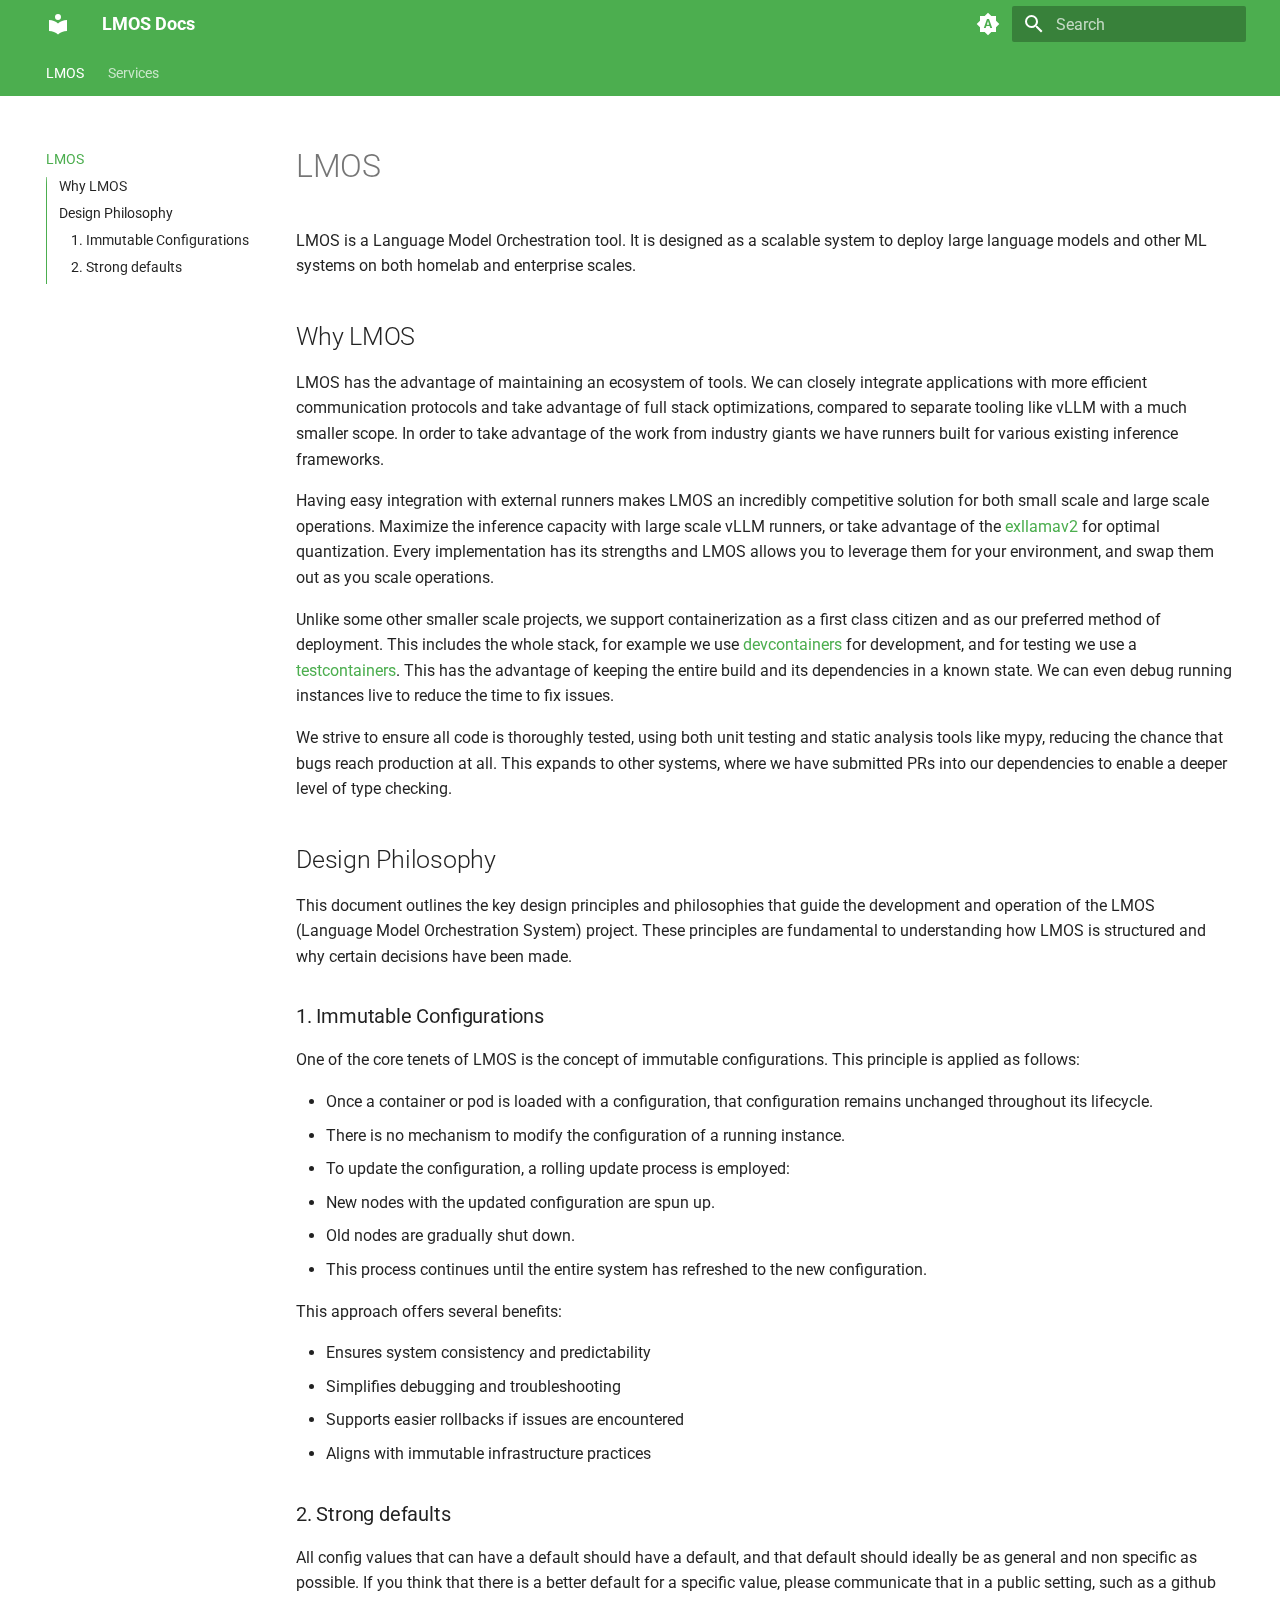
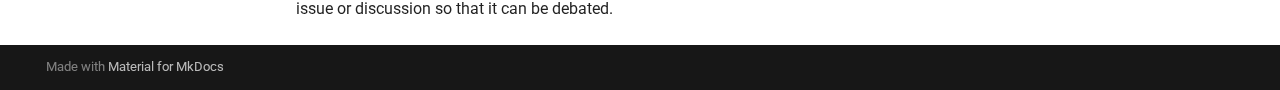
<file: index.html>
<!doctype html>
<html lang="en" class="no-js">
  <head>
    
      <meta charset="utf-8">
      <meta name="viewport" content="width=device-width,initial-scale=1">
      
      
      
      
      
        <link rel="next" href="services/ALMoAPI/Introduction/">
      
      
      <link rel="icon" href="assets/images/favicon.png">
      <meta name="generator" content="mkdocs-1.6.1, mkdocs-material-9.5.42">
    
    
      
        <title>LMOS Docs</title>
      
    
    
      <link rel="stylesheet" href="assets/stylesheets/main.0253249f.min.css">
      
        
        <link rel="stylesheet" href="assets/stylesheets/palette.06af60db.min.css">
      
      


    
    
      
    
    
      
        
        
        <link rel="preconnect" href="https://fonts.gstatic.com" crossorigin>
        <link rel="stylesheet" href="https://fonts.googleapis.com/css?family=Roboto:300,300i,400,400i,700,700i%7CRoboto+Mono:400,400i,700,700i&display=fallback">
        <style>:root{--md-text-font:"Roboto";--md-code-font:"Roboto Mono"}</style>
      
    
    
    <script>__md_scope=new URL(".",location),__md_hash=e=>[...e].reduce(((e,_)=>(e<<5)-e+_.charCodeAt(0)),0),__md_get=(e,_=localStorage,t=__md_scope)=>JSON.parse(_.getItem(t.pathname+"."+e)),__md_set=(e,_,t=localStorage,a=__md_scope)=>{try{t.setItem(a.pathname+"."+e,JSON.stringify(_))}catch(e){}}</script>
    
      

    
    
    
  </head>
  
  
    
    
      
    
    
    
    
    <body dir="ltr" data-md-color-scheme="default" data-md-color-primary="indigo" data-md-color-accent="indigo">
  
    
    <input class="md-toggle" data-md-toggle="drawer" type="checkbox" id="__drawer" autocomplete="off">
    <input class="md-toggle" data-md-toggle="search" type="checkbox" id="__search" autocomplete="off">
    <label class="md-overlay" for="__drawer"></label>
    <div data-md-component="skip">
      
        
        <a href="#lmos" class="md-skip">
          Skip to content
        </a>
      
    </div>
    <div data-md-component="announce">
      
    </div>
    
    
      

<header class="md-header" data-md-component="header">
  <nav class="md-header__inner md-grid" aria-label="Header">
    <a href="." title="LMOS Docs" class="md-header__button md-logo" aria-label="LMOS Docs" data-md-component="logo">
      
  
  <svg xmlns="http://www.w3.org/2000/svg" viewBox="0 0 24 24"><path d="M12 8a3 3 0 0 0 3-3 3 3 0 0 0-3-3 3 3 0 0 0-3 3 3 3 0 0 0 3 3m0 3.54C9.64 9.35 6.5 8 3 8v11c3.5 0 6.64 1.35 9 3.54 2.36-2.19 5.5-3.54 9-3.54V8c-3.5 0-6.64 1.35-9 3.54"/></svg>

    </a>
    <label class="md-header__button md-icon" for="__drawer">
      
      <svg xmlns="http://www.w3.org/2000/svg" viewBox="0 0 24 24"><path d="M3 6h18v2H3zm0 5h18v2H3zm0 5h18v2H3z"/></svg>
    </label>
    <div class="md-header__title" data-md-component="header-title">
      <div class="md-header__ellipsis">
        <div class="md-header__topic">
          <span class="md-ellipsis">
            LMOS Docs
          </span>
        </div>
        <div class="md-header__topic" data-md-component="header-topic">
          <span class="md-ellipsis">
            
              LMOS
            
          </span>
        </div>
      </div>
    </div>
    
      
        <form class="md-header__option" data-md-component="palette">
  
    
    
    
    <input class="md-option" data-md-color-media="(prefers-color-scheme)" data-md-color-scheme="default" data-md-color-primary="indigo" data-md-color-accent="indigo"  aria-label="Switch to light mode"  type="radio" name="__palette" id="__palette_0">
    
      <label class="md-header__button md-icon" title="Switch to light mode" for="__palette_1" hidden>
        <svg xmlns="http://www.w3.org/2000/svg" viewBox="0 0 24 24"><path d="m14.3 16-.7-2h-3.2l-.7 2H7.8L11 7h2l3.2 9zM20 8.69V4h-4.69L12 .69 8.69 4H4v4.69L.69 12 4 15.31V20h4.69L12 23.31 15.31 20H20v-4.69L23.31 12zm-9.15 3.96h2.3L12 9z"/></svg>
      </label>
    
  
    
    
    
    <input class="md-option" data-md-color-media="(prefers-color-scheme: light)" data-md-color-scheme="default" data-md-color-primary="green" data-md-color-accent="purple"  aria-label="Switch to dark mode"  type="radio" name="__palette" id="__palette_1">
    
      <label class="md-header__button md-icon" title="Switch to dark mode" for="__palette_2" hidden>
        <svg xmlns="http://www.w3.org/2000/svg" viewBox="0 0 24 24"><path d="M17 6H7c-3.31 0-6 2.69-6 6s2.69 6 6 6h10c3.31 0 6-2.69 6-6s-2.69-6-6-6m0 10H7c-2.21 0-4-1.79-4-4s1.79-4 4-4h10c2.21 0 4 1.79 4 4s-1.79 4-4 4M7 9c-1.66 0-3 1.34-3 3s1.34 3 3 3 3-1.34 3-3-1.34-3-3-3"/></svg>
      </label>
    
  
    
    
    
    <input class="md-option" data-md-color-media="(prefers-color-scheme: dark)" data-md-color-scheme="slate" data-md-color-primary="green" data-md-color-accent="lime"  aria-label="Switch to light mode"  type="radio" name="__palette" id="__palette_2">
    
      <label class="md-header__button md-icon" title="Switch to light mode" for="__palette_0" hidden>
        <svg xmlns="http://www.w3.org/2000/svg" viewBox="0 0 24 24"><path d="M17 7H7a5 5 0 0 0-5 5 5 5 0 0 0 5 5h10a5 5 0 0 0 5-5 5 5 0 0 0-5-5m0 8a3 3 0 0 1-3-3 3 3 0 0 1 3-3 3 3 0 0 1 3 3 3 3 0 0 1-3 3"/></svg>
      </label>
    
  
</form>
      
    
    
      <script>var palette=__md_get("__palette");if(palette&&palette.color){if("(prefers-color-scheme)"===palette.color.media){var media=matchMedia("(prefers-color-scheme: light)"),input=document.querySelector(media.matches?"[data-md-color-media='(prefers-color-scheme: light)']":"[data-md-color-media='(prefers-color-scheme: dark)']");palette.color.media=input.getAttribute("data-md-color-media"),palette.color.scheme=input.getAttribute("data-md-color-scheme"),palette.color.primary=input.getAttribute("data-md-color-primary"),palette.color.accent=input.getAttribute("data-md-color-accent")}for(var[key,value]of Object.entries(palette.color))document.body.setAttribute("data-md-color-"+key,value)}</script>
    
    
    
      <label class="md-header__button md-icon" for="__search">
        
        <svg xmlns="http://www.w3.org/2000/svg" viewBox="0 0 24 24"><path d="M9.5 3A6.5 6.5 0 0 1 16 9.5c0 1.61-.59 3.09-1.56 4.23l.27.27h.79l5 5-1.5 1.5-5-5v-.79l-.27-.27A6.52 6.52 0 0 1 9.5 16 6.5 6.5 0 0 1 3 9.5 6.5 6.5 0 0 1 9.5 3m0 2C7 5 5 7 5 9.5S7 14 9.5 14 14 12 14 9.5 12 5 9.5 5"/></svg>
      </label>
      <div class="md-search" data-md-component="search" role="dialog">
  <label class="md-search__overlay" for="__search"></label>
  <div class="md-search__inner" role="search">
    <form class="md-search__form" name="search">
      <input type="text" class="md-search__input" name="query" aria-label="Search" placeholder="Search" autocapitalize="off" autocorrect="off" autocomplete="off" spellcheck="false" data-md-component="search-query" required>
      <label class="md-search__icon md-icon" for="__search">
        
        <svg xmlns="http://www.w3.org/2000/svg" viewBox="0 0 24 24"><path d="M9.5 3A6.5 6.5 0 0 1 16 9.5c0 1.61-.59 3.09-1.56 4.23l.27.27h.79l5 5-1.5 1.5-5-5v-.79l-.27-.27A6.52 6.52 0 0 1 9.5 16 6.5 6.5 0 0 1 3 9.5 6.5 6.5 0 0 1 9.5 3m0 2C7 5 5 7 5 9.5S7 14 9.5 14 14 12 14 9.5 12 5 9.5 5"/></svg>
        
        <svg xmlns="http://www.w3.org/2000/svg" viewBox="0 0 24 24"><path d="M20 11v2H8l5.5 5.5-1.42 1.42L4.16 12l7.92-7.92L13.5 5.5 8 11z"/></svg>
      </label>
      <nav class="md-search__options" aria-label="Search">
        
        <button type="reset" class="md-search__icon md-icon" title="Clear" aria-label="Clear" tabindex="-1">
          
          <svg xmlns="http://www.w3.org/2000/svg" viewBox="0 0 24 24"><path d="M19 6.41 17.59 5 12 10.59 6.41 5 5 6.41 10.59 12 5 17.59 6.41 19 12 13.41 17.59 19 19 17.59 13.41 12z"/></svg>
        </button>
      </nav>
      
        <div class="md-search__suggest" data-md-component="search-suggest"></div>
      
    </form>
    <div class="md-search__output">
      <div class="md-search__scrollwrap" tabindex="0" data-md-scrollfix>
        <div class="md-search-result" data-md-component="search-result">
          <div class="md-search-result__meta">
            Initializing search
          </div>
          <ol class="md-search-result__list" role="presentation"></ol>
        </div>
      </div>
    </div>
  </div>
</div>
    
    
  </nav>
  
</header>
    
    <div class="md-container" data-md-component="container">
      
      
        
          
            
<nav class="md-tabs" aria-label="Tabs" data-md-component="tabs">
  <div class="md-grid">
    <ul class="md-tabs__list">
      
        
  
  
    
  
  
    <li class="md-tabs__item md-tabs__item--active">
      <a href="." class="md-tabs__link">
        
  
    
  
  LMOS

      </a>
    </li>
  

      
        
  
  
  
    
    
      
  
  
  
    
    
      <li class="md-tabs__item">
        <a href="services/ALMoAPI/Introduction/" class="md-tabs__link">
          
  
  Services

        </a>
      </li>
    
  

    
  

      
    </ul>
  </div>
</nav>
          
        
      
      <main class="md-main" data-md-component="main">
        <div class="md-main__inner md-grid">
          
            
              
              <div class="md-sidebar md-sidebar--primary" data-md-component="sidebar" data-md-type="navigation" >
                <div class="md-sidebar__scrollwrap">
                  <div class="md-sidebar__inner">
                    


  


  

<nav class="md-nav md-nav--primary md-nav--lifted md-nav--integrated" aria-label="Navigation" data-md-level="0">
  <label class="md-nav__title" for="__drawer">
    <a href="." title="LMOS Docs" class="md-nav__button md-logo" aria-label="LMOS Docs" data-md-component="logo">
      
  
  <svg xmlns="http://www.w3.org/2000/svg" viewBox="0 0 24 24"><path d="M12 8a3 3 0 0 0 3-3 3 3 0 0 0-3-3 3 3 0 0 0-3 3 3 3 0 0 0 3 3m0 3.54C9.64 9.35 6.5 8 3 8v11c3.5 0 6.64 1.35 9 3.54 2.36-2.19 5.5-3.54 9-3.54V8c-3.5 0-6.64 1.35-9 3.54"/></svg>

    </a>
    LMOS Docs
  </label>
  
  <ul class="md-nav__list" data-md-scrollfix>
    
      
      
  
  
    
  
  
  
    <li class="md-nav__item md-nav__item--active">
      
      <input class="md-nav__toggle md-toggle" type="checkbox" id="__toc">
      
      
        
      
      
        <label class="md-nav__link md-nav__link--active" for="__toc">
          
  
  <span class="md-ellipsis">
    LMOS
  </span>
  

          <span class="md-nav__icon md-icon"></span>
        </label>
      
      <a href="." class="md-nav__link md-nav__link--active">
        
  
  <span class="md-ellipsis">
    LMOS
  </span>
  

      </a>
      
        

<nav class="md-nav md-nav--secondary" aria-label="Table of contents">
  
  
  
    
  
  
    <label class="md-nav__title" for="__toc">
      <span class="md-nav__icon md-icon"></span>
      Table of contents
    </label>
    <ul class="md-nav__list" data-md-component="toc" data-md-scrollfix>
      
        <li class="md-nav__item">
  <a href="#why-lmos" class="md-nav__link">
    <span class="md-ellipsis">
      Why LMOS
    </span>
  </a>
  
</li>
      
        <li class="md-nav__item">
  <a href="#design-philosophy" class="md-nav__link">
    <span class="md-ellipsis">
      Design Philosophy
    </span>
  </a>
  
    <nav class="md-nav" aria-label="Design Philosophy">
      <ul class="md-nav__list">
        
          <li class="md-nav__item">
  <a href="#1-immutable-configurations" class="md-nav__link">
    <span class="md-ellipsis">
      1. Immutable Configurations
    </span>
  </a>
  
</li>
        
          <li class="md-nav__item">
  <a href="#2-strong-defaults" class="md-nav__link">
    <span class="md-ellipsis">
      2. Strong defaults
    </span>
  </a>
  
</li>
        
      </ul>
    </nav>
  
</li>
      
    </ul>
  
</nav>
      
    </li>
  

    
      
      
  
  
  
  
    
    
    
      
      
        
      
    
    
    <li class="md-nav__item md-nav__item--nested">
      
        
        
        <input class="md-nav__toggle md-toggle " type="checkbox" id="__nav_2" >
        
          
          <label class="md-nav__link" for="__nav_2" id="__nav_2_label" tabindex="0">
            
  
  <span class="md-ellipsis">
    Services
  </span>
  

            <span class="md-nav__icon md-icon"></span>
          </label>
        
        <nav class="md-nav" data-md-level="1" aria-labelledby="__nav_2_label" aria-expanded="false">
          <label class="md-nav__title" for="__nav_2">
            <span class="md-nav__icon md-icon"></span>
            Services
          </label>
          <ul class="md-nav__list" data-md-scrollfix>
            
              
                
  
  
  
  
    
    
    
      
      
        
      
    
    
    <li class="md-nav__item md-nav__item--nested">
      
        
        
        <input class="md-nav__toggle md-toggle " type="checkbox" id="__nav_2_1" >
        
          
          <label class="md-nav__link" for="__nav_2_1" id="__nav_2_1_label" tabindex="0">
            
  
  <span class="md-ellipsis">
    ALMoAPI
  </span>
  

            <span class="md-nav__icon md-icon"></span>
          </label>
        
        <nav class="md-nav" data-md-level="2" aria-labelledby="__nav_2_1_label" aria-expanded="false">
          <label class="md-nav__title" for="__nav_2_1">
            <span class="md-nav__icon md-icon"></span>
            ALMoAPI
          </label>
          <ul class="md-nav__list" data-md-scrollfix>
            
              
                
  
  
  
  
    <li class="md-nav__item">
      <a href="services/ALMoAPI/Introduction/" class="md-nav__link">
        
  
  <span class="md-ellipsis">
    Introduction
  </span>
  

      </a>
    </li>
  

              
            
          </ul>
        </nav>
      
    </li>
  

              
            
              
                
  
  
  
  
    
    
    
      
      
        
      
    
    
    <li class="md-nav__item md-nav__item--nested">
      
        
        
        <input class="md-nav__toggle md-toggle " type="checkbox" id="__nav_2_2" >
        
          
          <label class="md-nav__link" for="__nav_2_2" id="__nav_2_2_label" tabindex="0">
            
  
  <span class="md-ellipsis">
    Router
  </span>
  

            <span class="md-nav__icon md-icon"></span>
          </label>
        
        <nav class="md-nav" data-md-level="2" aria-labelledby="__nav_2_2_label" aria-expanded="false">
          <label class="md-nav__title" for="__nav_2_2">
            <span class="md-nav__icon md-icon"></span>
            Router
          </label>
          <ul class="md-nav__list" data-md-scrollfix>
            
              
                
  
  
  
  
    <li class="md-nav__item">
      <a href="services/router/Introduction/" class="md-nav__link">
        
  
  <span class="md-ellipsis">
    Introduction
  </span>
  

      </a>
    </li>
  

              
            
          </ul>
        </nav>
      
    </li>
  

              
            
          </ul>
        </nav>
      
    </li>
  

    
  </ul>
</nav>
                  </div>
                </div>
              </div>
            
            
          
          
            <div class="md-content" data-md-component="content">
              <article class="md-content__inner md-typeset">
                
                  


<h1 id="lmos">LMOS</h1>
<p>LMOS is a Language Model Orchestration tool. It is designed as a scalable system to deploy large language models and other ML systems on both homelab and enterprise scales.</p>
<h2 id="why-lmos">Why LMOS</h2>
<p>LMOS has the advantage of maintaining an ecosystem of tools. We can closely integrate applications with more efficient communication protocols and take advantage of full stack optimizations, compared to separate tooling like vLLM with a much smaller scope. In order to take advantage of the work from industry giants we have runners built for various existing inference frameworks.</p>
<p>Having easy integration with external runners makes LMOS an incredibly competitive solution for both small scale and large scale operations. Maximize the inference capacity with large scale vLLM runners, or take advantage of the <a href="https://github.com/turboderp/exllamav2">exllamav2</a> for optimal quantization. Every implementation has its strengths and LMOS allows you to leverage them for your environment, and swap them out as you scale operations.</p>
<p>Unlike some other smaller scale projects, we support containerization as a first class citizen and as our preferred method of deployment. This includes the whole stack, for example we use <a href="https://containers.dev/">devcontainers</a> for development, and for testing we use a <a href="https://github.com/testcontainers/testcontainers-python">testcontainers</a>. This has the advantage of keeping the entire build and its dependencies in a known state. We can even debug running instances live to reduce the time to fix issues.</p>
<p>We strive to ensure all code is thoroughly tested, using both unit testing and static analysis tools like mypy, reducing the chance that bugs reach production at all. This expands to other systems, where we have submitted PRs into our dependencies to enable a deeper level of type checking.</p>
<h2 id="design-philosophy">Design Philosophy</h2>
<p>This document outlines the key design principles and philosophies that guide the development and operation of the LMOS (Language Model Orchestration System) project. These principles are fundamental to understanding how LMOS is structured and why certain decisions have been made.</p>
<h3 id="1-immutable-configurations">1. Immutable Configurations</h3>
<p>One of the core tenets of LMOS is the concept of immutable configurations. This principle is applied as follows:</p>
<ul>
<li>Once a container or pod is loaded with a configuration, that configuration remains unchanged throughout its lifecycle.</li>
<li>There is no mechanism to modify the configuration of a running instance.</li>
<li>To update the configuration, a rolling update process is employed:</li>
<li>New nodes with the updated configuration are spun up.</li>
<li>Old nodes are gradually shut down.</li>
<li>This process continues until the entire system has refreshed to the new configuration.</li>
</ul>
<p>This approach offers several benefits:</p>
<ul>
<li>Ensures system consistency and predictability</li>
<li>Simplifies debugging and troubleshooting</li>
<li>Supports easier rollbacks if issues are encountered</li>
<li>Aligns with immutable infrastructure practices</li>
</ul>
<h3 id="2-strong-defaults">2. Strong defaults</h3>
<p>All config values that can have a default should have a default, and that default should ideally be as general and non specific as possible. If you think that there is a better default for a specific value, please communicate that in a public setting, such as a github issue or discussion so that it can be debated.</p>












                
              </article>
            </div>
          
          
  <script>var tabs=__md_get("__tabs");if(Array.isArray(tabs))e:for(var set of document.querySelectorAll(".tabbed-set")){var labels=set.querySelector(".tabbed-labels");for(var tab of tabs)for(var label of labels.getElementsByTagName("label"))if(label.innerText.trim()===tab){var input=document.getElementById(label.htmlFor);input.checked=!0;continue e}}</script>

<script>var target=document.getElementById(location.hash.slice(1));target&&target.name&&(target.checked=target.name.startsWith("__tabbed_"))</script>
        </div>
        
          <button type="button" class="md-top md-icon" data-md-component="top" hidden>
  
  <svg xmlns="http://www.w3.org/2000/svg" viewBox="0 0 24 24"><path d="M13 20h-2V8l-5.5 5.5-1.42-1.42L12 4.16l7.92 7.92-1.42 1.42L13 8z"/></svg>
  Back to top
</button>
        
      </main>
      
        <footer class="md-footer">
  
  <div class="md-footer-meta md-typeset">
    <div class="md-footer-meta__inner md-grid">
      <div class="md-copyright">
  
  
    Made with
    <a href="https://squidfunk.github.io/mkdocs-material/" target="_blank" rel="noopener">
      Material for MkDocs
    </a>
  
</div>
      
    </div>
  </div>
</footer>
      
    </div>
    <div class="md-dialog" data-md-component="dialog">
      <div class="md-dialog__inner md-typeset"></div>
    </div>
    
    
    <script id="__config" type="application/json">{"base": ".", "features": ["navigation.tabs", "navigation.sections", "toc.integrate", "navigation.top", "search.suggest", "search.highlight", "content.tabs.link", "content.code.annotation", "content.code.copy"], "search": "assets/javascripts/workers/search.6ce7567c.min.js", "translations": {"clipboard.copied": "Copied to clipboard", "clipboard.copy": "Copy to clipboard", "search.result.more.one": "1 more on this page", "search.result.more.other": "# more on this page", "search.result.none": "No matching documents", "search.result.one": "1 matching document", "search.result.other": "# matching documents", "search.result.placeholder": "Type to start searching", "search.result.term.missing": "Missing", "select.version": "Select version"}}</script>
    
    
      <script src="assets/javascripts/bundle.83f73b43.min.js"></script>
      
    
  </body>
</html>
</file>
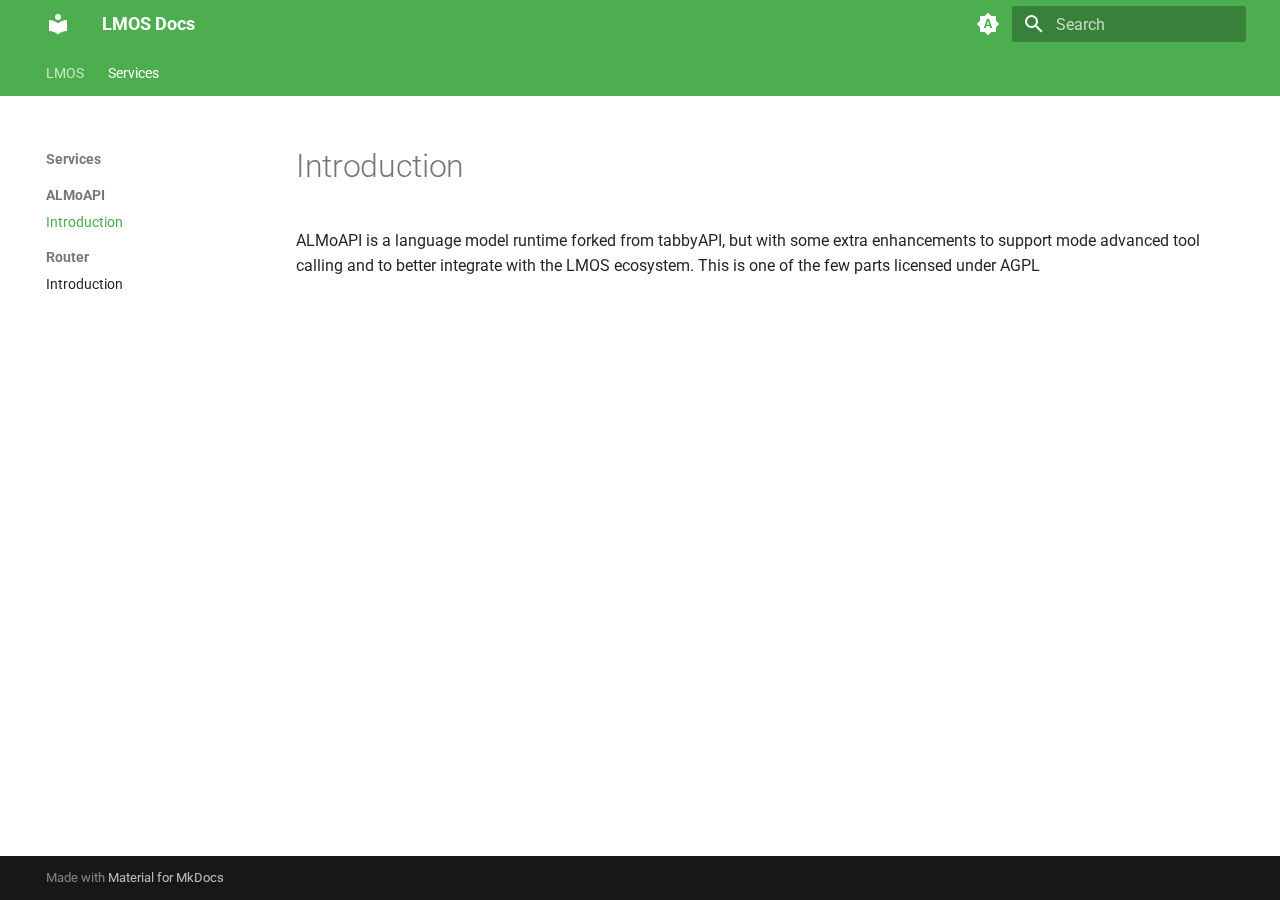
<file: services/ALMoAPI/Introduction/index.html>
<!doctype html>
<html lang="en" class="no-js">
  <head>
    
      <meta charset="utf-8">
      <meta name="viewport" content="width=device-width,initial-scale=1">
      
      
      
      
        <link rel="prev" href="../../..">
      
      
        <link rel="next" href="../../router/Introduction/">
      
      
      <link rel="icon" href="../../../assets/images/favicon.png">
      <meta name="generator" content="mkdocs-1.6.1, mkdocs-material-9.5.42">
    
    
      
        <title>Introduction - LMOS Docs</title>
      
    
    
      <link rel="stylesheet" href="../../../assets/stylesheets/main.0253249f.min.css">
      
        
        <link rel="stylesheet" href="../../../assets/stylesheets/palette.06af60db.min.css">
      
      


    
    
      
    
    
      
        
        
        <link rel="preconnect" href="https://fonts.gstatic.com" crossorigin>
        <link rel="stylesheet" href="https://fonts.googleapis.com/css?family=Roboto:300,300i,400,400i,700,700i%7CRoboto+Mono:400,400i,700,700i&display=fallback">
        <style>:root{--md-text-font:"Roboto";--md-code-font:"Roboto Mono"}</style>
      
    
    
    <script>__md_scope=new URL("../../..",location),__md_hash=e=>[...e].reduce(((e,_)=>(e<<5)-e+_.charCodeAt(0)),0),__md_get=(e,_=localStorage,t=__md_scope)=>JSON.parse(_.getItem(t.pathname+"."+e)),__md_set=(e,_,t=localStorage,a=__md_scope)=>{try{t.setItem(a.pathname+"."+e,JSON.stringify(_))}catch(e){}}</script>
    
      

    
    
    
  </head>
  
  
    
    
      
    
    
    
    
    <body dir="ltr" data-md-color-scheme="default" data-md-color-primary="indigo" data-md-color-accent="indigo">
  
    
    <input class="md-toggle" data-md-toggle="drawer" type="checkbox" id="__drawer" autocomplete="off">
    <input class="md-toggle" data-md-toggle="search" type="checkbox" id="__search" autocomplete="off">
    <label class="md-overlay" for="__drawer"></label>
    <div data-md-component="skip">
      
        
        <a href="#introduction" class="md-skip">
          Skip to content
        </a>
      
    </div>
    <div data-md-component="announce">
      
    </div>
    
    
      

<header class="md-header" data-md-component="header">
  <nav class="md-header__inner md-grid" aria-label="Header">
    <a href="../../.." title="LMOS Docs" class="md-header__button md-logo" aria-label="LMOS Docs" data-md-component="logo">
      
  
  <svg xmlns="http://www.w3.org/2000/svg" viewBox="0 0 24 24"><path d="M12 8a3 3 0 0 0 3-3 3 3 0 0 0-3-3 3 3 0 0 0-3 3 3 3 0 0 0 3 3m0 3.54C9.64 9.35 6.5 8 3 8v11c3.5 0 6.64 1.35 9 3.54 2.36-2.19 5.5-3.54 9-3.54V8c-3.5 0-6.64 1.35-9 3.54"/></svg>

    </a>
    <label class="md-header__button md-icon" for="__drawer">
      
      <svg xmlns="http://www.w3.org/2000/svg" viewBox="0 0 24 24"><path d="M3 6h18v2H3zm0 5h18v2H3zm0 5h18v2H3z"/></svg>
    </label>
    <div class="md-header__title" data-md-component="header-title">
      <div class="md-header__ellipsis">
        <div class="md-header__topic">
          <span class="md-ellipsis">
            LMOS Docs
          </span>
        </div>
        <div class="md-header__topic" data-md-component="header-topic">
          <span class="md-ellipsis">
            
              Introduction
            
          </span>
        </div>
      </div>
    </div>
    
      
        <form class="md-header__option" data-md-component="palette">
  
    
    
    
    <input class="md-option" data-md-color-media="(prefers-color-scheme)" data-md-color-scheme="default" data-md-color-primary="indigo" data-md-color-accent="indigo"  aria-label="Switch to light mode"  type="radio" name="__palette" id="__palette_0">
    
      <label class="md-header__button md-icon" title="Switch to light mode" for="__palette_1" hidden>
        <svg xmlns="http://www.w3.org/2000/svg" viewBox="0 0 24 24"><path d="m14.3 16-.7-2h-3.2l-.7 2H7.8L11 7h2l3.2 9zM20 8.69V4h-4.69L12 .69 8.69 4H4v4.69L.69 12 4 15.31V20h4.69L12 23.31 15.31 20H20v-4.69L23.31 12zm-9.15 3.96h2.3L12 9z"/></svg>
      </label>
    
  
    
    
    
    <input class="md-option" data-md-color-media="(prefers-color-scheme: light)" data-md-color-scheme="default" data-md-color-primary="green" data-md-color-accent="purple"  aria-label="Switch to dark mode"  type="radio" name="__palette" id="__palette_1">
    
      <label class="md-header__button md-icon" title="Switch to dark mode" for="__palette_2" hidden>
        <svg xmlns="http://www.w3.org/2000/svg" viewBox="0 0 24 24"><path d="M17 6H7c-3.31 0-6 2.69-6 6s2.69 6 6 6h10c3.31 0 6-2.69 6-6s-2.69-6-6-6m0 10H7c-2.21 0-4-1.79-4-4s1.79-4 4-4h10c2.21 0 4 1.79 4 4s-1.79 4-4 4M7 9c-1.66 0-3 1.34-3 3s1.34 3 3 3 3-1.34 3-3-1.34-3-3-3"/></svg>
      </label>
    
  
    
    
    
    <input class="md-option" data-md-color-media="(prefers-color-scheme: dark)" data-md-color-scheme="slate" data-md-color-primary="green" data-md-color-accent="lime"  aria-label="Switch to light mode"  type="radio" name="__palette" id="__palette_2">
    
      <label class="md-header__button md-icon" title="Switch to light mode" for="__palette_0" hidden>
        <svg xmlns="http://www.w3.org/2000/svg" viewBox="0 0 24 24"><path d="M17 7H7a5 5 0 0 0-5 5 5 5 0 0 0 5 5h10a5 5 0 0 0 5-5 5 5 0 0 0-5-5m0 8a3 3 0 0 1-3-3 3 3 0 0 1 3-3 3 3 0 0 1 3 3 3 3 0 0 1-3 3"/></svg>
      </label>
    
  
</form>
      
    
    
      <script>var palette=__md_get("__palette");if(palette&&palette.color){if("(prefers-color-scheme)"===palette.color.media){var media=matchMedia("(prefers-color-scheme: light)"),input=document.querySelector(media.matches?"[data-md-color-media='(prefers-color-scheme: light)']":"[data-md-color-media='(prefers-color-scheme: dark)']");palette.color.media=input.getAttribute("data-md-color-media"),palette.color.scheme=input.getAttribute("data-md-color-scheme"),palette.color.primary=input.getAttribute("data-md-color-primary"),palette.color.accent=input.getAttribute("data-md-color-accent")}for(var[key,value]of Object.entries(palette.color))document.body.setAttribute("data-md-color-"+key,value)}</script>
    
    
    
      <label class="md-header__button md-icon" for="__search">
        
        <svg xmlns="http://www.w3.org/2000/svg" viewBox="0 0 24 24"><path d="M9.5 3A6.5 6.5 0 0 1 16 9.5c0 1.61-.59 3.09-1.56 4.23l.27.27h.79l5 5-1.5 1.5-5-5v-.79l-.27-.27A6.52 6.52 0 0 1 9.5 16 6.5 6.5 0 0 1 3 9.5 6.5 6.5 0 0 1 9.5 3m0 2C7 5 5 7 5 9.5S7 14 9.5 14 14 12 14 9.5 12 5 9.5 5"/></svg>
      </label>
      <div class="md-search" data-md-component="search" role="dialog">
  <label class="md-search__overlay" for="__search"></label>
  <div class="md-search__inner" role="search">
    <form class="md-search__form" name="search">
      <input type="text" class="md-search__input" name="query" aria-label="Search" placeholder="Search" autocapitalize="off" autocorrect="off" autocomplete="off" spellcheck="false" data-md-component="search-query" required>
      <label class="md-search__icon md-icon" for="__search">
        
        <svg xmlns="http://www.w3.org/2000/svg" viewBox="0 0 24 24"><path d="M9.5 3A6.5 6.5 0 0 1 16 9.5c0 1.61-.59 3.09-1.56 4.23l.27.27h.79l5 5-1.5 1.5-5-5v-.79l-.27-.27A6.52 6.52 0 0 1 9.5 16 6.5 6.5 0 0 1 3 9.5 6.5 6.5 0 0 1 9.5 3m0 2C7 5 5 7 5 9.5S7 14 9.5 14 14 12 14 9.5 12 5 9.5 5"/></svg>
        
        <svg xmlns="http://www.w3.org/2000/svg" viewBox="0 0 24 24"><path d="M20 11v2H8l5.5 5.5-1.42 1.42L4.16 12l7.92-7.92L13.5 5.5 8 11z"/></svg>
      </label>
      <nav class="md-search__options" aria-label="Search">
        
        <button type="reset" class="md-search__icon md-icon" title="Clear" aria-label="Clear" tabindex="-1">
          
          <svg xmlns="http://www.w3.org/2000/svg" viewBox="0 0 24 24"><path d="M19 6.41 17.59 5 12 10.59 6.41 5 5 6.41 10.59 12 5 17.59 6.41 19 12 13.41 17.59 19 19 17.59 13.41 12z"/></svg>
        </button>
      </nav>
      
        <div class="md-search__suggest" data-md-component="search-suggest"></div>
      
    </form>
    <div class="md-search__output">
      <div class="md-search__scrollwrap" tabindex="0" data-md-scrollfix>
        <div class="md-search-result" data-md-component="search-result">
          <div class="md-search-result__meta">
            Initializing search
          </div>
          <ol class="md-search-result__list" role="presentation"></ol>
        </div>
      </div>
    </div>
  </div>
</div>
    
    
  </nav>
  
</header>
    
    <div class="md-container" data-md-component="container">
      
      
        
          
            
<nav class="md-tabs" aria-label="Tabs" data-md-component="tabs">
  <div class="md-grid">
    <ul class="md-tabs__list">
      
        
  
  
  
    <li class="md-tabs__item">
      <a href="../../.." class="md-tabs__link">
        
  
    
  
  LMOS

      </a>
    </li>
  

      
        
  
  
    
  
  
    
    
      
  
  
    
  
  
    
    
      <li class="md-tabs__item md-tabs__item--active">
        <a href="./" class="md-tabs__link">
          
  
  Services

        </a>
      </li>
    
  

    
  

      
    </ul>
  </div>
</nav>
          
        
      
      <main class="md-main" data-md-component="main">
        <div class="md-main__inner md-grid">
          
            
              
              <div class="md-sidebar md-sidebar--primary" data-md-component="sidebar" data-md-type="navigation" >
                <div class="md-sidebar__scrollwrap">
                  <div class="md-sidebar__inner">
                    


  


  

<nav class="md-nav md-nav--primary md-nav--lifted md-nav--integrated" aria-label="Navigation" data-md-level="0">
  <label class="md-nav__title" for="__drawer">
    <a href="../../.." title="LMOS Docs" class="md-nav__button md-logo" aria-label="LMOS Docs" data-md-component="logo">
      
  
  <svg xmlns="http://www.w3.org/2000/svg" viewBox="0 0 24 24"><path d="M12 8a3 3 0 0 0 3-3 3 3 0 0 0-3-3 3 3 0 0 0-3 3 3 3 0 0 0 3 3m0 3.54C9.64 9.35 6.5 8 3 8v11c3.5 0 6.64 1.35 9 3.54 2.36-2.19 5.5-3.54 9-3.54V8c-3.5 0-6.64 1.35-9 3.54"/></svg>

    </a>
    LMOS Docs
  </label>
  
  <ul class="md-nav__list" data-md-scrollfix>
    
      
      
  
  
  
  
    <li class="md-nav__item">
      <a href="../../.." class="md-nav__link">
        
  
  <span class="md-ellipsis">
    LMOS
  </span>
  

      </a>
    </li>
  

    
      
      
  
  
    
  
  
  
    
    
    
      
        
        
      
      
        
      
    
    
    <li class="md-nav__item md-nav__item--active md-nav__item--section md-nav__item--nested">
      
        
        
        <input class="md-nav__toggle md-toggle " type="checkbox" id="__nav_2" checked>
        
          
          <label class="md-nav__link" for="__nav_2" id="__nav_2_label" tabindex="">
            
  
  <span class="md-ellipsis">
    Services
  </span>
  

            <span class="md-nav__icon md-icon"></span>
          </label>
        
        <nav class="md-nav" data-md-level="1" aria-labelledby="__nav_2_label" aria-expanded="true">
          <label class="md-nav__title" for="__nav_2">
            <span class="md-nav__icon md-icon"></span>
            Services
          </label>
          <ul class="md-nav__list" data-md-scrollfix>
            
              
                
  
  
    
  
  
  
    
    
    
      
      
        
          
          
        
      
    
    
    <li class="md-nav__item md-nav__item--active md-nav__item--section md-nav__item--nested">
      
        
        
        <input class="md-nav__toggle md-toggle " type="checkbox" id="__nav_2_1" checked>
        
          
          <label class="md-nav__link" for="__nav_2_1" id="__nav_2_1_label" tabindex="">
            
  
  <span class="md-ellipsis">
    ALMoAPI
  </span>
  

            <span class="md-nav__icon md-icon"></span>
          </label>
        
        <nav class="md-nav" data-md-level="2" aria-labelledby="__nav_2_1_label" aria-expanded="true">
          <label class="md-nav__title" for="__nav_2_1">
            <span class="md-nav__icon md-icon"></span>
            ALMoAPI
          </label>
          <ul class="md-nav__list" data-md-scrollfix>
            
              
                
  
  
    
  
  
  
    <li class="md-nav__item md-nav__item--active">
      
      <input class="md-nav__toggle md-toggle" type="checkbox" id="__toc">
      
      
        
      
      
      <a href="./" class="md-nav__link md-nav__link--active">
        
  
  <span class="md-ellipsis">
    Introduction
  </span>
  

      </a>
      
    </li>
  

              
            
          </ul>
        </nav>
      
    </li>
  

              
            
              
                
  
  
  
  
    
    
    
      
      
        
          
          
        
      
    
    
    <li class="md-nav__item md-nav__item--section md-nav__item--nested">
      
        
        
        <input class="md-nav__toggle md-toggle " type="checkbox" id="__nav_2_2" >
        
          
          <label class="md-nav__link" for="__nav_2_2" id="__nav_2_2_label" tabindex="">
            
  
  <span class="md-ellipsis">
    Router
  </span>
  

            <span class="md-nav__icon md-icon"></span>
          </label>
        
        <nav class="md-nav" data-md-level="2" aria-labelledby="__nav_2_2_label" aria-expanded="false">
          <label class="md-nav__title" for="__nav_2_2">
            <span class="md-nav__icon md-icon"></span>
            Router
          </label>
          <ul class="md-nav__list" data-md-scrollfix>
            
              
                
  
  
  
  
    <li class="md-nav__item">
      <a href="../../router/Introduction/" class="md-nav__link">
        
  
  <span class="md-ellipsis">
    Introduction
  </span>
  

      </a>
    </li>
  

              
            
          </ul>
        </nav>
      
    </li>
  

              
            
          </ul>
        </nav>
      
    </li>
  

    
  </ul>
</nav>
                  </div>
                </div>
              </div>
            
            
          
          
            <div class="md-content" data-md-component="content">
              <article class="md-content__inner md-typeset">
                
                  


<h1 id="introduction">Introduction</h1>
<p>ALMoAPI is a language model runtime forked from tabbyAPI, but with some extra enhancements to support mode advanced tool calling and to better integrate with the LMOS ecosystem. This is one of the few parts licensed under AGPL</p>












                
              </article>
            </div>
          
          
  <script>var tabs=__md_get("__tabs");if(Array.isArray(tabs))e:for(var set of document.querySelectorAll(".tabbed-set")){var labels=set.querySelector(".tabbed-labels");for(var tab of tabs)for(var label of labels.getElementsByTagName("label"))if(label.innerText.trim()===tab){var input=document.getElementById(label.htmlFor);input.checked=!0;continue e}}</script>

<script>var target=document.getElementById(location.hash.slice(1));target&&target.name&&(target.checked=target.name.startsWith("__tabbed_"))</script>
        </div>
        
          <button type="button" class="md-top md-icon" data-md-component="top" hidden>
  
  <svg xmlns="http://www.w3.org/2000/svg" viewBox="0 0 24 24"><path d="M13 20h-2V8l-5.5 5.5-1.42-1.42L12 4.16l7.92 7.92-1.42 1.42L13 8z"/></svg>
  Back to top
</button>
        
      </main>
      
        <footer class="md-footer">
  
  <div class="md-footer-meta md-typeset">
    <div class="md-footer-meta__inner md-grid">
      <div class="md-copyright">
  
  
    Made with
    <a href="https://squidfunk.github.io/mkdocs-material/" target="_blank" rel="noopener">
      Material for MkDocs
    </a>
  
</div>
      
    </div>
  </div>
</footer>
      
    </div>
    <div class="md-dialog" data-md-component="dialog">
      <div class="md-dialog__inner md-typeset"></div>
    </div>
    
    
    <script id="__config" type="application/json">{"base": "../../..", "features": ["navigation.tabs", "navigation.sections", "toc.integrate", "navigation.top", "search.suggest", "search.highlight", "content.tabs.link", "content.code.annotation", "content.code.copy"], "search": "../../../assets/javascripts/workers/search.6ce7567c.min.js", "translations": {"clipboard.copied": "Copied to clipboard", "clipboard.copy": "Copy to clipboard", "search.result.more.one": "1 more on this page", "search.result.more.other": "# more on this page", "search.result.none": "No matching documents", "search.result.one": "1 matching document", "search.result.other": "# matching documents", "search.result.placeholder": "Type to start searching", "search.result.term.missing": "Missing", "select.version": "Select version"}}</script>
    
    
      <script src="../../../assets/javascripts/bundle.83f73b43.min.js"></script>
      
    
  </body>
</html>
</file>
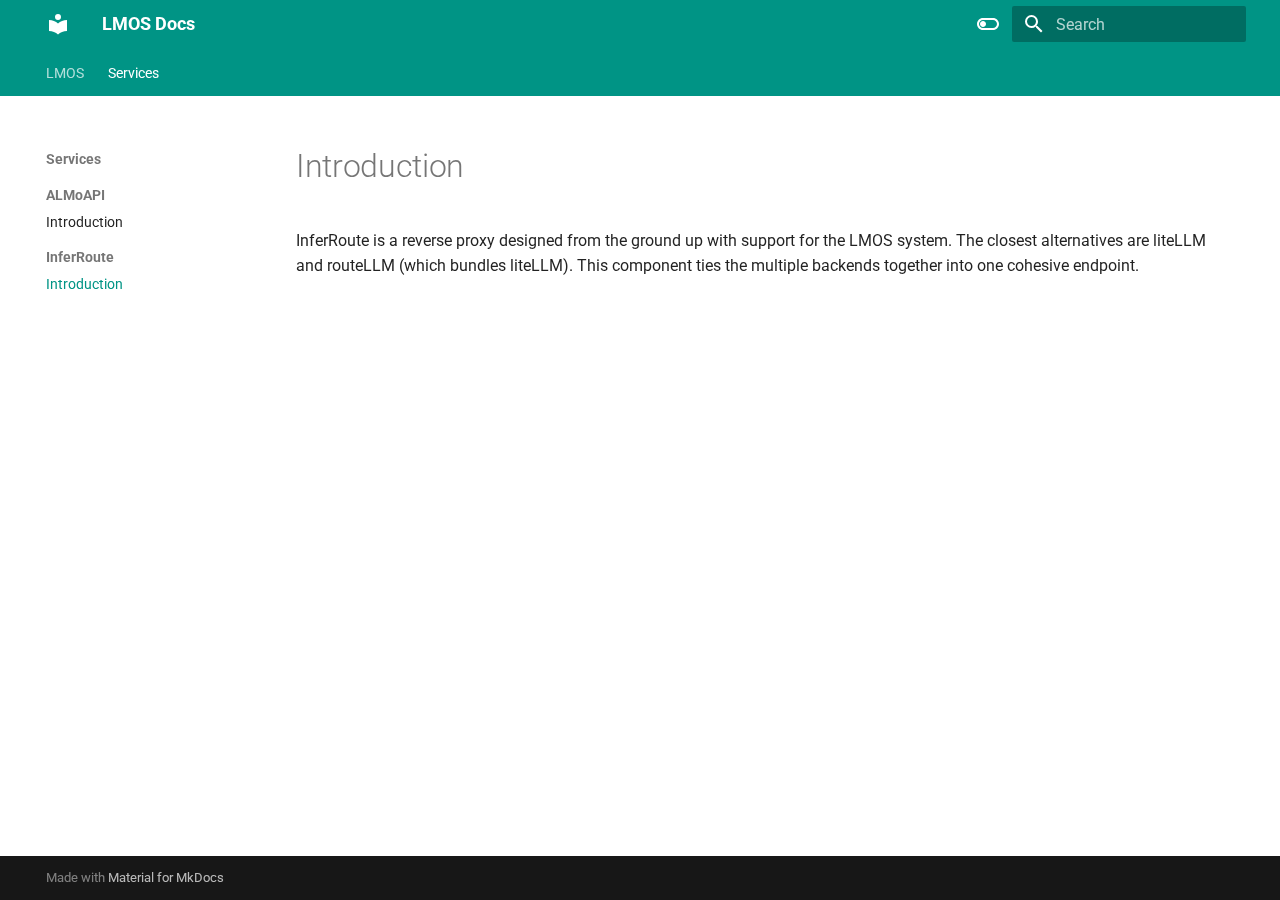
<file: services/InferRoute/Introduction/index.html>
<!doctype html>
<html lang="en" class="no-js">
  <head>
    
      <meta charset="utf-8">
      <meta name="viewport" content="width=device-width,initial-scale=1">
      
      
      
      
        <link rel="prev" href="../../ALMoAPI/Introduction/">
      
      
      
      <link rel="icon" href="../../../assets/images/favicon.png">
      <meta name="generator" content="mkdocs-1.6.1, mkdocs-material-9.5.41">
    
    
      
        <title>Introduction - LMOS Docs</title>
      
    
    
      <link rel="stylesheet" href="../../../assets/stylesheets/main.0253249f.min.css">
      
        
        <link rel="stylesheet" href="../../../assets/stylesheets/palette.06af60db.min.css">
      
      


    
    
      
    
    
      
        
        
        <link rel="preconnect" href="https://fonts.gstatic.com" crossorigin>
        <link rel="stylesheet" href="https://fonts.googleapis.com/css?family=Roboto:300,300i,400,400i,700,700i%7CRoboto+Mono:400,400i,700,700i&display=fallback">
        <style>:root{--md-text-font:"Roboto";--md-code-font:"Roboto Mono"}</style>
      
    
    
    <script>__md_scope=new URL("../../..",location),__md_hash=e=>[...e].reduce(((e,_)=>(e<<5)-e+_.charCodeAt(0)),0),__md_get=(e,_=localStorage,t=__md_scope)=>JSON.parse(_.getItem(t.pathname+"."+e)),__md_set=(e,_,t=localStorage,a=__md_scope)=>{try{t.setItem(a.pathname+"."+e,JSON.stringify(_))}catch(e){}}</script>
    
      

    
    
    
  </head>
  
  
    
    
      
    
    
    
    
    <body dir="ltr" data-md-color-scheme="default" data-md-color-primary="teal" data-md-color-accent="purple">
  
    
    <input class="md-toggle" data-md-toggle="drawer" type="checkbox" id="__drawer" autocomplete="off">
    <input class="md-toggle" data-md-toggle="search" type="checkbox" id="__search" autocomplete="off">
    <label class="md-overlay" for="__drawer"></label>
    <div data-md-component="skip">
      
        
        <a href="#introduction" class="md-skip">
          Skip to content
        </a>
      
    </div>
    <div data-md-component="announce">
      
    </div>
    
    
      

<header class="md-header" data-md-component="header">
  <nav class="md-header__inner md-grid" aria-label="Header">
    <a href="../../.." title="LMOS Docs" class="md-header__button md-logo" aria-label="LMOS Docs" data-md-component="logo">
      
  
  <svg xmlns="http://www.w3.org/2000/svg" viewBox="0 0 24 24"><path d="M12 8a3 3 0 0 0 3-3 3 3 0 0 0-3-3 3 3 0 0 0-3 3 3 3 0 0 0 3 3m0 3.54C9.64 9.35 6.5 8 3 8v11c3.5 0 6.64 1.35 9 3.54 2.36-2.19 5.5-3.54 9-3.54V8c-3.5 0-6.64 1.35-9 3.54"/></svg>

    </a>
    <label class="md-header__button md-icon" for="__drawer">
      
      <svg xmlns="http://www.w3.org/2000/svg" viewBox="0 0 24 24"><path d="M3 6h18v2H3zm0 5h18v2H3zm0 5h18v2H3z"/></svg>
    </label>
    <div class="md-header__title" data-md-component="header-title">
      <div class="md-header__ellipsis">
        <div class="md-header__topic">
          <span class="md-ellipsis">
            LMOS Docs
          </span>
        </div>
        <div class="md-header__topic" data-md-component="header-topic">
          <span class="md-ellipsis">
            
              Introduction
            
          </span>
        </div>
      </div>
    </div>
    
      
        <form class="md-header__option" data-md-component="palette">
  
    
    
    
    <input class="md-option" data-md-color-media="" data-md-color-scheme="default" data-md-color-primary="teal" data-md-color-accent="purple"  aria-label="Switch to dark mode"  type="radio" name="__palette" id="__palette_0">
    
      <label class="md-header__button md-icon" title="Switch to dark mode" for="__palette_1" hidden>
        <svg xmlns="http://www.w3.org/2000/svg" viewBox="0 0 24 24"><path d="M17 6H7c-3.31 0-6 2.69-6 6s2.69 6 6 6h10c3.31 0 6-2.69 6-6s-2.69-6-6-6m0 10H7c-2.21 0-4-1.79-4-4s1.79-4 4-4h10c2.21 0 4 1.79 4 4s-1.79 4-4 4M7 9c-1.66 0-3 1.34-3 3s1.34 3 3 3 3-1.34 3-3-1.34-3-3-3"/></svg>
      </label>
    
  
    
    
    
    <input class="md-option" data-md-color-media="" data-md-color-scheme="slate" data-md-color-primary="teal" data-md-color-accent="lime"  aria-label="Switch to light mode"  type="radio" name="__palette" id="__palette_1">
    
      <label class="md-header__button md-icon" title="Switch to light mode" for="__palette_0" hidden>
        <svg xmlns="http://www.w3.org/2000/svg" viewBox="0 0 24 24"><path d="M17 7H7a5 5 0 0 0-5 5 5 5 0 0 0 5 5h10a5 5 0 0 0 5-5 5 5 0 0 0-5-5m0 8a3 3 0 0 1-3-3 3 3 0 0 1 3-3 3 3 0 0 1 3 3 3 3 0 0 1-3 3"/></svg>
      </label>
    
  
</form>
      
    
    
      <script>var palette=__md_get("__palette");if(palette&&palette.color){if("(prefers-color-scheme)"===palette.color.media){var media=matchMedia("(prefers-color-scheme: light)"),input=document.querySelector(media.matches?"[data-md-color-media='(prefers-color-scheme: light)']":"[data-md-color-media='(prefers-color-scheme: dark)']");palette.color.media=input.getAttribute("data-md-color-media"),palette.color.scheme=input.getAttribute("data-md-color-scheme"),palette.color.primary=input.getAttribute("data-md-color-primary"),palette.color.accent=input.getAttribute("data-md-color-accent")}for(var[key,value]of Object.entries(palette.color))document.body.setAttribute("data-md-color-"+key,value)}</script>
    
    
    
      <label class="md-header__button md-icon" for="__search">
        
        <svg xmlns="http://www.w3.org/2000/svg" viewBox="0 0 24 24"><path d="M9.5 3A6.5 6.5 0 0 1 16 9.5c0 1.61-.59 3.09-1.56 4.23l.27.27h.79l5 5-1.5 1.5-5-5v-.79l-.27-.27A6.52 6.52 0 0 1 9.5 16 6.5 6.5 0 0 1 3 9.5 6.5 6.5 0 0 1 9.5 3m0 2C7 5 5 7 5 9.5S7 14 9.5 14 14 12 14 9.5 12 5 9.5 5"/></svg>
      </label>
      <div class="md-search" data-md-component="search" role="dialog">
  <label class="md-search__overlay" for="__search"></label>
  <div class="md-search__inner" role="search">
    <form class="md-search__form" name="search">
      <input type="text" class="md-search__input" name="query" aria-label="Search" placeholder="Search" autocapitalize="off" autocorrect="off" autocomplete="off" spellcheck="false" data-md-component="search-query" required>
      <label class="md-search__icon md-icon" for="__search">
        
        <svg xmlns="http://www.w3.org/2000/svg" viewBox="0 0 24 24"><path d="M9.5 3A6.5 6.5 0 0 1 16 9.5c0 1.61-.59 3.09-1.56 4.23l.27.27h.79l5 5-1.5 1.5-5-5v-.79l-.27-.27A6.52 6.52 0 0 1 9.5 16 6.5 6.5 0 0 1 3 9.5 6.5 6.5 0 0 1 9.5 3m0 2C7 5 5 7 5 9.5S7 14 9.5 14 14 12 14 9.5 12 5 9.5 5"/></svg>
        
        <svg xmlns="http://www.w3.org/2000/svg" viewBox="0 0 24 24"><path d="M20 11v2H8l5.5 5.5-1.42 1.42L4.16 12l7.92-7.92L13.5 5.5 8 11z"/></svg>
      </label>
      <nav class="md-search__options" aria-label="Search">
        
        <button type="reset" class="md-search__icon md-icon" title="Clear" aria-label="Clear" tabindex="-1">
          
          <svg xmlns="http://www.w3.org/2000/svg" viewBox="0 0 24 24"><path d="M19 6.41 17.59 5 12 10.59 6.41 5 5 6.41 10.59 12 5 17.59 6.41 19 12 13.41 17.59 19 19 17.59 13.41 12z"/></svg>
        </button>
      </nav>
      
        <div class="md-search__suggest" data-md-component="search-suggest"></div>
      
    </form>
    <div class="md-search__output">
      <div class="md-search__scrollwrap" tabindex="0" data-md-scrollfix>
        <div class="md-search-result" data-md-component="search-result">
          <div class="md-search-result__meta">
            Initializing search
          </div>
          <ol class="md-search-result__list" role="presentation"></ol>
        </div>
      </div>
    </div>
  </div>
</div>
    
    
  </nav>
  
</header>
    
    <div class="md-container" data-md-component="container">
      
      
        
          
            
<nav class="md-tabs" aria-label="Tabs" data-md-component="tabs">
  <div class="md-grid">
    <ul class="md-tabs__list">
      
        
  
  
  
    <li class="md-tabs__item">
      <a href="../../.." class="md-tabs__link">
        
  
    
  
  LMOS

      </a>
    </li>
  

      
        
  
  
    
  
  
    
    
      
  
  
    
  
  
    
    
      <li class="md-tabs__item md-tabs__item--active">
        <a href="../../ALMoAPI/Introduction/" class="md-tabs__link">
          
  
  Services

        </a>
      </li>
    
  

    
  

      
    </ul>
  </div>
</nav>
          
        
      
      <main class="md-main" data-md-component="main">
        <div class="md-main__inner md-grid">
          
            
              
              <div class="md-sidebar md-sidebar--primary" data-md-component="sidebar" data-md-type="navigation" >
                <div class="md-sidebar__scrollwrap">
                  <div class="md-sidebar__inner">
                    


  


  

<nav class="md-nav md-nav--primary md-nav--lifted md-nav--integrated" aria-label="Navigation" data-md-level="0">
  <label class="md-nav__title" for="__drawer">
    <a href="../../.." title="LMOS Docs" class="md-nav__button md-logo" aria-label="LMOS Docs" data-md-component="logo">
      
  
  <svg xmlns="http://www.w3.org/2000/svg" viewBox="0 0 24 24"><path d="M12 8a3 3 0 0 0 3-3 3 3 0 0 0-3-3 3 3 0 0 0-3 3 3 3 0 0 0 3 3m0 3.54C9.64 9.35 6.5 8 3 8v11c3.5 0 6.64 1.35 9 3.54 2.36-2.19 5.5-3.54 9-3.54V8c-3.5 0-6.64 1.35-9 3.54"/></svg>

    </a>
    LMOS Docs
  </label>
  
  <ul class="md-nav__list" data-md-scrollfix>
    
      
      
  
  
  
  
    <li class="md-nav__item">
      <a href="../../.." class="md-nav__link">
        
  
  <span class="md-ellipsis">
    LMOS
  </span>
  

      </a>
    </li>
  

    
      
      
  
  
    
  
  
  
    
    
    
      
        
        
      
      
        
      
    
    
    <li class="md-nav__item md-nav__item--active md-nav__item--section md-nav__item--nested">
      
        
        
        <input class="md-nav__toggle md-toggle " type="checkbox" id="__nav_2" checked>
        
          
          <label class="md-nav__link" for="__nav_2" id="__nav_2_label" tabindex="">
            
  
  <span class="md-ellipsis">
    Services
  </span>
  

            <span class="md-nav__icon md-icon"></span>
          </label>
        
        <nav class="md-nav" data-md-level="1" aria-labelledby="__nav_2_label" aria-expanded="true">
          <label class="md-nav__title" for="__nav_2">
            <span class="md-nav__icon md-icon"></span>
            Services
          </label>
          <ul class="md-nav__list" data-md-scrollfix>
            
              
                
  
  
  
  
    
    
    
      
      
        
          
          
        
      
    
    
    <li class="md-nav__item md-nav__item--section md-nav__item--nested">
      
        
        
        <input class="md-nav__toggle md-toggle " type="checkbox" id="__nav_2_1" >
        
          
          <label class="md-nav__link" for="__nav_2_1" id="__nav_2_1_label" tabindex="">
            
  
  <span class="md-ellipsis">
    ALMoAPI
  </span>
  

            <span class="md-nav__icon md-icon"></span>
          </label>
        
        <nav class="md-nav" data-md-level="2" aria-labelledby="__nav_2_1_label" aria-expanded="false">
          <label class="md-nav__title" for="__nav_2_1">
            <span class="md-nav__icon md-icon"></span>
            ALMoAPI
          </label>
          <ul class="md-nav__list" data-md-scrollfix>
            
              
                
  
  
  
  
    <li class="md-nav__item">
      <a href="../../ALMoAPI/Introduction/" class="md-nav__link">
        
  
  <span class="md-ellipsis">
    Introduction
  </span>
  

      </a>
    </li>
  

              
            
          </ul>
        </nav>
      
    </li>
  

              
            
              
                
  
  
    
  
  
  
    
    
    
      
      
        
          
          
        
      
    
    
    <li class="md-nav__item md-nav__item--active md-nav__item--section md-nav__item--nested">
      
        
        
        <input class="md-nav__toggle md-toggle " type="checkbox" id="__nav_2_2" checked>
        
          
          <label class="md-nav__link" for="__nav_2_2" id="__nav_2_2_label" tabindex="">
            
  
  <span class="md-ellipsis">
    InferRoute
  </span>
  

            <span class="md-nav__icon md-icon"></span>
          </label>
        
        <nav class="md-nav" data-md-level="2" aria-labelledby="__nav_2_2_label" aria-expanded="true">
          <label class="md-nav__title" for="__nav_2_2">
            <span class="md-nav__icon md-icon"></span>
            InferRoute
          </label>
          <ul class="md-nav__list" data-md-scrollfix>
            
              
                
  
  
    
  
  
  
    <li class="md-nav__item md-nav__item--active">
      
      <input class="md-nav__toggle md-toggle" type="checkbox" id="__toc">
      
      
        
      
      
      <a href="./" class="md-nav__link md-nav__link--active">
        
  
  <span class="md-ellipsis">
    Introduction
  </span>
  

      </a>
      
    </li>
  

              
            
          </ul>
        </nav>
      
    </li>
  

              
            
          </ul>
        </nav>
      
    </li>
  

    
  </ul>
</nav>
                  </div>
                </div>
              </div>
            
            
          
          
            <div class="md-content" data-md-component="content">
              <article class="md-content__inner md-typeset">
                
                  


<h1 id="introduction">Introduction</h1>
<p>InferRoute is a reverse proxy designed from the ground up with support for the LMOS system. The closest alternatives are liteLLM and routeLLM (which bundles liteLLM). This component ties the multiple backends together into one cohesive endpoint.</p>












                
              </article>
            </div>
          
          
  <script>var tabs=__md_get("__tabs");if(Array.isArray(tabs))e:for(var set of document.querySelectorAll(".tabbed-set")){var labels=set.querySelector(".tabbed-labels");for(var tab of tabs)for(var label of labels.getElementsByTagName("label"))if(label.innerText.trim()===tab){var input=document.getElementById(label.htmlFor);input.checked=!0;continue e}}</script>

<script>var target=document.getElementById(location.hash.slice(1));target&&target.name&&(target.checked=target.name.startsWith("__tabbed_"))</script>
        </div>
        
          <button type="button" class="md-top md-icon" data-md-component="top" hidden>
  
  <svg xmlns="http://www.w3.org/2000/svg" viewBox="0 0 24 24"><path d="M13 20h-2V8l-5.5 5.5-1.42-1.42L12 4.16l7.92 7.92-1.42 1.42L13 8z"/></svg>
  Back to top
</button>
        
      </main>
      
        <footer class="md-footer">
  
  <div class="md-footer-meta md-typeset">
    <div class="md-footer-meta__inner md-grid">
      <div class="md-copyright">
  
  
    Made with
    <a href="https://squidfunk.github.io/mkdocs-material/" target="_blank" rel="noopener">
      Material for MkDocs
    </a>
  
</div>
      
    </div>
  </div>
</footer>
      
    </div>
    <div class="md-dialog" data-md-component="dialog">
      <div class="md-dialog__inner md-typeset"></div>
    </div>
    
    
    <script id="__config" type="application/json">{"base": "../../..", "features": ["navigation.tabs", "navigation.sections", "toc.integrate", "navigation.top", "search.suggest", "search.highlight", "content.tabs.link", "content.code.annotation", "content.code.copy"], "search": "../../../assets/javascripts/workers/search.6ce7567c.min.js", "translations": {"clipboard.copied": "Copied to clipboard", "clipboard.copy": "Copy to clipboard", "search.result.more.one": "1 more on this page", "search.result.more.other": "# more on this page", "search.result.none": "No matching documents", "search.result.one": "1 matching document", "search.result.other": "# matching documents", "search.result.placeholder": "Type to start searching", "search.result.term.missing": "Missing", "select.version": "Select version"}}</script>
    
    
      <script src="../../../assets/javascripts/bundle.83f73b43.min.js"></script>
      
    
  </body>
</html>
</file>
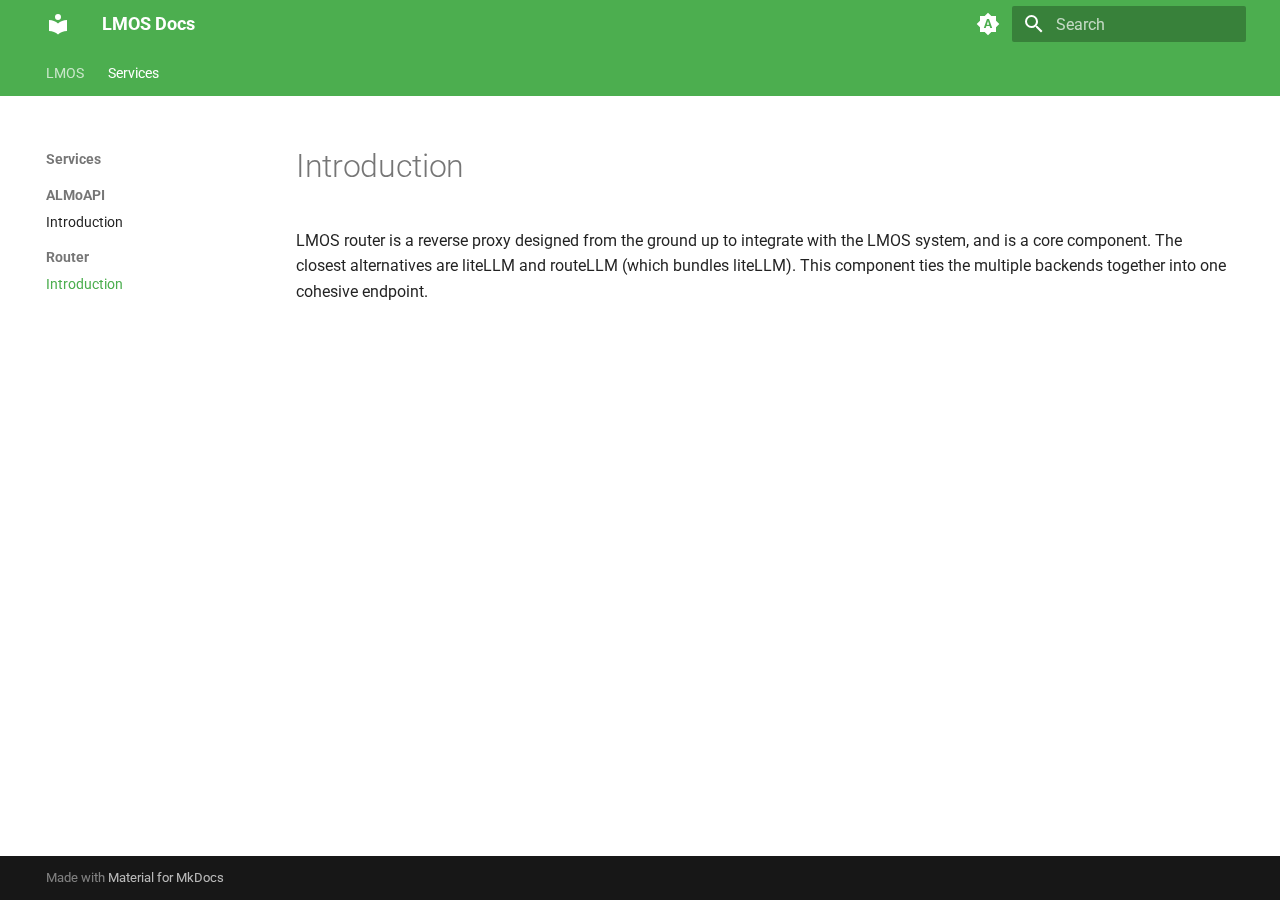
<file: services/router/Introduction/index.html>
<!doctype html>
<html lang="en" class="no-js">
  <head>
    
      <meta charset="utf-8">
      <meta name="viewport" content="width=device-width,initial-scale=1">
      
      
      
      
        <link rel="prev" href="../../ALMoAPI/Introduction/">
      
      
      
      <link rel="icon" href="../../../assets/images/favicon.png">
      <meta name="generator" content="mkdocs-1.6.1, mkdocs-material-9.5.42">
    
    
      
        <title>Introduction - LMOS Docs</title>
      
    
    
      <link rel="stylesheet" href="../../../assets/stylesheets/main.0253249f.min.css">
      
        
        <link rel="stylesheet" href="../../../assets/stylesheets/palette.06af60db.min.css">
      
      


    
    
      
    
    
      
        
        
        <link rel="preconnect" href="https://fonts.gstatic.com" crossorigin>
        <link rel="stylesheet" href="https://fonts.googleapis.com/css?family=Roboto:300,300i,400,400i,700,700i%7CRoboto+Mono:400,400i,700,700i&display=fallback">
        <style>:root{--md-text-font:"Roboto";--md-code-font:"Roboto Mono"}</style>
      
    
    
    <script>__md_scope=new URL("../../..",location),__md_hash=e=>[...e].reduce(((e,_)=>(e<<5)-e+_.charCodeAt(0)),0),__md_get=(e,_=localStorage,t=__md_scope)=>JSON.parse(_.getItem(t.pathname+"."+e)),__md_set=(e,_,t=localStorage,a=__md_scope)=>{try{t.setItem(a.pathname+"."+e,JSON.stringify(_))}catch(e){}}</script>
    
      

    
    
    
  </head>
  
  
    
    
      
    
    
    
    
    <body dir="ltr" data-md-color-scheme="default" data-md-color-primary="indigo" data-md-color-accent="indigo">
  
    
    <input class="md-toggle" data-md-toggle="drawer" type="checkbox" id="__drawer" autocomplete="off">
    <input class="md-toggle" data-md-toggle="search" type="checkbox" id="__search" autocomplete="off">
    <label class="md-overlay" for="__drawer"></label>
    <div data-md-component="skip">
      
        
        <a href="#introduction" class="md-skip">
          Skip to content
        </a>
      
    </div>
    <div data-md-component="announce">
      
    </div>
    
    
      

<header class="md-header" data-md-component="header">
  <nav class="md-header__inner md-grid" aria-label="Header">
    <a href="../../.." title="LMOS Docs" class="md-header__button md-logo" aria-label="LMOS Docs" data-md-component="logo">
      
  
  <svg xmlns="http://www.w3.org/2000/svg" viewBox="0 0 24 24"><path d="M12 8a3 3 0 0 0 3-3 3 3 0 0 0-3-3 3 3 0 0 0-3 3 3 3 0 0 0 3 3m0 3.54C9.64 9.35 6.5 8 3 8v11c3.5 0 6.64 1.35 9 3.54 2.36-2.19 5.5-3.54 9-3.54V8c-3.5 0-6.64 1.35-9 3.54"/></svg>

    </a>
    <label class="md-header__button md-icon" for="__drawer">
      
      <svg xmlns="http://www.w3.org/2000/svg" viewBox="0 0 24 24"><path d="M3 6h18v2H3zm0 5h18v2H3zm0 5h18v2H3z"/></svg>
    </label>
    <div class="md-header__title" data-md-component="header-title">
      <div class="md-header__ellipsis">
        <div class="md-header__topic">
          <span class="md-ellipsis">
            LMOS Docs
          </span>
        </div>
        <div class="md-header__topic" data-md-component="header-topic">
          <span class="md-ellipsis">
            
              Introduction
            
          </span>
        </div>
      </div>
    </div>
    
      
        <form class="md-header__option" data-md-component="palette">
  
    
    
    
    <input class="md-option" data-md-color-media="(prefers-color-scheme)" data-md-color-scheme="default" data-md-color-primary="indigo" data-md-color-accent="indigo"  aria-label="Switch to light mode"  type="radio" name="__palette" id="__palette_0">
    
      <label class="md-header__button md-icon" title="Switch to light mode" for="__palette_1" hidden>
        <svg xmlns="http://www.w3.org/2000/svg" viewBox="0 0 24 24"><path d="m14.3 16-.7-2h-3.2l-.7 2H7.8L11 7h2l3.2 9zM20 8.69V4h-4.69L12 .69 8.69 4H4v4.69L.69 12 4 15.31V20h4.69L12 23.31 15.31 20H20v-4.69L23.31 12zm-9.15 3.96h2.3L12 9z"/></svg>
      </label>
    
  
    
    
    
    <input class="md-option" data-md-color-media="(prefers-color-scheme: light)" data-md-color-scheme="default" data-md-color-primary="green" data-md-color-accent="purple"  aria-label="Switch to dark mode"  type="radio" name="__palette" id="__palette_1">
    
      <label class="md-header__button md-icon" title="Switch to dark mode" for="__palette_2" hidden>
        <svg xmlns="http://www.w3.org/2000/svg" viewBox="0 0 24 24"><path d="M17 6H7c-3.31 0-6 2.69-6 6s2.69 6 6 6h10c3.31 0 6-2.69 6-6s-2.69-6-6-6m0 10H7c-2.21 0-4-1.79-4-4s1.79-4 4-4h10c2.21 0 4 1.79 4 4s-1.79 4-4 4M7 9c-1.66 0-3 1.34-3 3s1.34 3 3 3 3-1.34 3-3-1.34-3-3-3"/></svg>
      </label>
    
  
    
    
    
    <input class="md-option" data-md-color-media="(prefers-color-scheme: dark)" data-md-color-scheme="slate" data-md-color-primary="green" data-md-color-accent="lime"  aria-label="Switch to light mode"  type="radio" name="__palette" id="__palette_2">
    
      <label class="md-header__button md-icon" title="Switch to light mode" for="__palette_0" hidden>
        <svg xmlns="http://www.w3.org/2000/svg" viewBox="0 0 24 24"><path d="M17 7H7a5 5 0 0 0-5 5 5 5 0 0 0 5 5h10a5 5 0 0 0 5-5 5 5 0 0 0-5-5m0 8a3 3 0 0 1-3-3 3 3 0 0 1 3-3 3 3 0 0 1 3 3 3 3 0 0 1-3 3"/></svg>
      </label>
    
  
</form>
      
    
    
      <script>var palette=__md_get("__palette");if(palette&&palette.color){if("(prefers-color-scheme)"===palette.color.media){var media=matchMedia("(prefers-color-scheme: light)"),input=document.querySelector(media.matches?"[data-md-color-media='(prefers-color-scheme: light)']":"[data-md-color-media='(prefers-color-scheme: dark)']");palette.color.media=input.getAttribute("data-md-color-media"),palette.color.scheme=input.getAttribute("data-md-color-scheme"),palette.color.primary=input.getAttribute("data-md-color-primary"),palette.color.accent=input.getAttribute("data-md-color-accent")}for(var[key,value]of Object.entries(palette.color))document.body.setAttribute("data-md-color-"+key,value)}</script>
    
    
    
      <label class="md-header__button md-icon" for="__search">
        
        <svg xmlns="http://www.w3.org/2000/svg" viewBox="0 0 24 24"><path d="M9.5 3A6.5 6.5 0 0 1 16 9.5c0 1.61-.59 3.09-1.56 4.23l.27.27h.79l5 5-1.5 1.5-5-5v-.79l-.27-.27A6.52 6.52 0 0 1 9.5 16 6.5 6.5 0 0 1 3 9.5 6.5 6.5 0 0 1 9.5 3m0 2C7 5 5 7 5 9.5S7 14 9.5 14 14 12 14 9.5 12 5 9.5 5"/></svg>
      </label>
      <div class="md-search" data-md-component="search" role="dialog">
  <label class="md-search__overlay" for="__search"></label>
  <div class="md-search__inner" role="search">
    <form class="md-search__form" name="search">
      <input type="text" class="md-search__input" name="query" aria-label="Search" placeholder="Search" autocapitalize="off" autocorrect="off" autocomplete="off" spellcheck="false" data-md-component="search-query" required>
      <label class="md-search__icon md-icon" for="__search">
        
        <svg xmlns="http://www.w3.org/2000/svg" viewBox="0 0 24 24"><path d="M9.5 3A6.5 6.5 0 0 1 16 9.5c0 1.61-.59 3.09-1.56 4.23l.27.27h.79l5 5-1.5 1.5-5-5v-.79l-.27-.27A6.52 6.52 0 0 1 9.5 16 6.5 6.5 0 0 1 3 9.5 6.5 6.5 0 0 1 9.5 3m0 2C7 5 5 7 5 9.5S7 14 9.5 14 14 12 14 9.5 12 5 9.5 5"/></svg>
        
        <svg xmlns="http://www.w3.org/2000/svg" viewBox="0 0 24 24"><path d="M20 11v2H8l5.5 5.5-1.42 1.42L4.16 12l7.92-7.92L13.5 5.5 8 11z"/></svg>
      </label>
      <nav class="md-search__options" aria-label="Search">
        
        <button type="reset" class="md-search__icon md-icon" title="Clear" aria-label="Clear" tabindex="-1">
          
          <svg xmlns="http://www.w3.org/2000/svg" viewBox="0 0 24 24"><path d="M19 6.41 17.59 5 12 10.59 6.41 5 5 6.41 10.59 12 5 17.59 6.41 19 12 13.41 17.59 19 19 17.59 13.41 12z"/></svg>
        </button>
      </nav>
      
        <div class="md-search__suggest" data-md-component="search-suggest"></div>
      
    </form>
    <div class="md-search__output">
      <div class="md-search__scrollwrap" tabindex="0" data-md-scrollfix>
        <div class="md-search-result" data-md-component="search-result">
          <div class="md-search-result__meta">
            Initializing search
          </div>
          <ol class="md-search-result__list" role="presentation"></ol>
        </div>
      </div>
    </div>
  </div>
</div>
    
    
  </nav>
  
</header>
    
    <div class="md-container" data-md-component="container">
      
      
        
          
            
<nav class="md-tabs" aria-label="Tabs" data-md-component="tabs">
  <div class="md-grid">
    <ul class="md-tabs__list">
      
        
  
  
  
    <li class="md-tabs__item">
      <a href="../../.." class="md-tabs__link">
        
  
    
  
  LMOS

      </a>
    </li>
  

      
        
  
  
    
  
  
    
    
      
  
  
    
  
  
    
    
      <li class="md-tabs__item md-tabs__item--active">
        <a href="../../ALMoAPI/Introduction/" class="md-tabs__link">
          
  
  Services

        </a>
      </li>
    
  

    
  

      
    </ul>
  </div>
</nav>
          
        
      
      <main class="md-main" data-md-component="main">
        <div class="md-main__inner md-grid">
          
            
              
              <div class="md-sidebar md-sidebar--primary" data-md-component="sidebar" data-md-type="navigation" >
                <div class="md-sidebar__scrollwrap">
                  <div class="md-sidebar__inner">
                    


  


  

<nav class="md-nav md-nav--primary md-nav--lifted md-nav--integrated" aria-label="Navigation" data-md-level="0">
  <label class="md-nav__title" for="__drawer">
    <a href="../../.." title="LMOS Docs" class="md-nav__button md-logo" aria-label="LMOS Docs" data-md-component="logo">
      
  
  <svg xmlns="http://www.w3.org/2000/svg" viewBox="0 0 24 24"><path d="M12 8a3 3 0 0 0 3-3 3 3 0 0 0-3-3 3 3 0 0 0-3 3 3 3 0 0 0 3 3m0 3.54C9.64 9.35 6.5 8 3 8v11c3.5 0 6.64 1.35 9 3.54 2.36-2.19 5.5-3.54 9-3.54V8c-3.5 0-6.64 1.35-9 3.54"/></svg>

    </a>
    LMOS Docs
  </label>
  
  <ul class="md-nav__list" data-md-scrollfix>
    
      
      
  
  
  
  
    <li class="md-nav__item">
      <a href="../../.." class="md-nav__link">
        
  
  <span class="md-ellipsis">
    LMOS
  </span>
  

      </a>
    </li>
  

    
      
      
  
  
    
  
  
  
    
    
    
      
        
        
      
      
        
      
    
    
    <li class="md-nav__item md-nav__item--active md-nav__item--section md-nav__item--nested">
      
        
        
        <input class="md-nav__toggle md-toggle " type="checkbox" id="__nav_2" checked>
        
          
          <label class="md-nav__link" for="__nav_2" id="__nav_2_label" tabindex="">
            
  
  <span class="md-ellipsis">
    Services
  </span>
  

            <span class="md-nav__icon md-icon"></span>
          </label>
        
        <nav class="md-nav" data-md-level="1" aria-labelledby="__nav_2_label" aria-expanded="true">
          <label class="md-nav__title" for="__nav_2">
            <span class="md-nav__icon md-icon"></span>
            Services
          </label>
          <ul class="md-nav__list" data-md-scrollfix>
            
              
                
  
  
  
  
    
    
    
      
      
        
          
          
        
      
    
    
    <li class="md-nav__item md-nav__item--section md-nav__item--nested">
      
        
        
        <input class="md-nav__toggle md-toggle " type="checkbox" id="__nav_2_1" >
        
          
          <label class="md-nav__link" for="__nav_2_1" id="__nav_2_1_label" tabindex="">
            
  
  <span class="md-ellipsis">
    ALMoAPI
  </span>
  

            <span class="md-nav__icon md-icon"></span>
          </label>
        
        <nav class="md-nav" data-md-level="2" aria-labelledby="__nav_2_1_label" aria-expanded="false">
          <label class="md-nav__title" for="__nav_2_1">
            <span class="md-nav__icon md-icon"></span>
            ALMoAPI
          </label>
          <ul class="md-nav__list" data-md-scrollfix>
            
              
                
  
  
  
  
    <li class="md-nav__item">
      <a href="../../ALMoAPI/Introduction/" class="md-nav__link">
        
  
  <span class="md-ellipsis">
    Introduction
  </span>
  

      </a>
    </li>
  

              
            
          </ul>
        </nav>
      
    </li>
  

              
            
              
                
  
  
    
  
  
  
    
    
    
      
      
        
          
          
        
      
    
    
    <li class="md-nav__item md-nav__item--active md-nav__item--section md-nav__item--nested">
      
        
        
        <input class="md-nav__toggle md-toggle " type="checkbox" id="__nav_2_2" checked>
        
          
          <label class="md-nav__link" for="__nav_2_2" id="__nav_2_2_label" tabindex="">
            
  
  <span class="md-ellipsis">
    Router
  </span>
  

            <span class="md-nav__icon md-icon"></span>
          </label>
        
        <nav class="md-nav" data-md-level="2" aria-labelledby="__nav_2_2_label" aria-expanded="true">
          <label class="md-nav__title" for="__nav_2_2">
            <span class="md-nav__icon md-icon"></span>
            Router
          </label>
          <ul class="md-nav__list" data-md-scrollfix>
            
              
                
  
  
    
  
  
  
    <li class="md-nav__item md-nav__item--active">
      
      <input class="md-nav__toggle md-toggle" type="checkbox" id="__toc">
      
      
        
      
      
      <a href="./" class="md-nav__link md-nav__link--active">
        
  
  <span class="md-ellipsis">
    Introduction
  </span>
  

      </a>
      
    </li>
  

              
            
          </ul>
        </nav>
      
    </li>
  

              
            
          </ul>
        </nav>
      
    </li>
  

    
  </ul>
</nav>
                  </div>
                </div>
              </div>
            
            
          
          
            <div class="md-content" data-md-component="content">
              <article class="md-content__inner md-typeset">
                
                  


<h1 id="introduction">Introduction</h1>
<p>LMOS router is a reverse proxy designed from the ground up to integrate with the LMOS system, and is a core component. The closest alternatives are liteLLM and routeLLM (which bundles liteLLM). This component ties the multiple backends together into one cohesive endpoint.</p>












                
              </article>
            </div>
          
          
  <script>var tabs=__md_get("__tabs");if(Array.isArray(tabs))e:for(var set of document.querySelectorAll(".tabbed-set")){var labels=set.querySelector(".tabbed-labels");for(var tab of tabs)for(var label of labels.getElementsByTagName("label"))if(label.innerText.trim()===tab){var input=document.getElementById(label.htmlFor);input.checked=!0;continue e}}</script>

<script>var target=document.getElementById(location.hash.slice(1));target&&target.name&&(target.checked=target.name.startsWith("__tabbed_"))</script>
        </div>
        
          <button type="button" class="md-top md-icon" data-md-component="top" hidden>
  
  <svg xmlns="http://www.w3.org/2000/svg" viewBox="0 0 24 24"><path d="M13 20h-2V8l-5.5 5.5-1.42-1.42L12 4.16l7.92 7.92-1.42 1.42L13 8z"/></svg>
  Back to top
</button>
        
      </main>
      
        <footer class="md-footer">
  
  <div class="md-footer-meta md-typeset">
    <div class="md-footer-meta__inner md-grid">
      <div class="md-copyright">
  
  
    Made with
    <a href="https://squidfunk.github.io/mkdocs-material/" target="_blank" rel="noopener">
      Material for MkDocs
    </a>
  
</div>
      
    </div>
  </div>
</footer>
      
    </div>
    <div class="md-dialog" data-md-component="dialog">
      <div class="md-dialog__inner md-typeset"></div>
    </div>
    
    
    <script id="__config" type="application/json">{"base": "../../..", "features": ["navigation.tabs", "navigation.sections", "toc.integrate", "navigation.top", "search.suggest", "search.highlight", "content.tabs.link", "content.code.annotation", "content.code.copy"], "search": "../../../assets/javascripts/workers/search.6ce7567c.min.js", "translations": {"clipboard.copied": "Copied to clipboard", "clipboard.copy": "Copy to clipboard", "search.result.more.one": "1 more on this page", "search.result.more.other": "# more on this page", "search.result.none": "No matching documents", "search.result.one": "1 matching document", "search.result.other": "# matching documents", "search.result.placeholder": "Type to start searching", "search.result.term.missing": "Missing", "select.version": "Select version"}}</script>
    
    
      <script src="../../../assets/javascripts/bundle.83f73b43.min.js"></script>
      
    
  </body>
</html>
</file>
<file: assets/stylesheets/main.0253249f.min.css>
@charset "UTF-8";html{-webkit-text-size-adjust:none;-moz-text-size-adjust:none;text-size-adjust:none;box-sizing:border-box}*,:after,:before{box-sizing:inherit}@media (prefers-reduced-motion){*,:after,:before{transition:none!important}}body{margin:0}a,button,input,label{-webkit-tap-highlight-color:transparent}a{color:inherit;text-decoration:none}hr{border:0;box-sizing:initial;display:block;height:.05rem;overflow:visible;padding:0}small{font-size:80%}sub,sup{line-height:1em}img{border-style:none}table{border-collapse:initial;border-spacing:0}td,th{font-weight:400;vertical-align:top}button{background:#0000;border:0;font-family:inherit;font-size:inherit;margin:0;padding:0}input{border:0;outline:none}:root{--md-primary-fg-color:#4051b5;--md-primary-fg-color--light:#5d6cc0;--md-primary-fg-color--dark:#303fa1;--md-primary-bg-color:#fff;--md-primary-bg-color--light:#ffffffb3;--md-accent-fg-color:#526cfe;--md-accent-fg-color--transparent:#526cfe1a;--md-accent-bg-color:#fff;--md-accent-bg-color--light:#ffffffb3}[data-md-color-scheme=default]{color-scheme:light}[data-md-color-scheme=default] img[src$="#gh-dark-mode-only"],[data-md-color-scheme=default] img[src$="#only-dark"]{display:none}:root,[data-md-color-scheme=default]{--md-hue:225deg;--md-default-fg-color:#000000de;--md-default-fg-color--light:#0000008a;--md-default-fg-color--lighter:#00000052;--md-default-fg-color--lightest:#00000012;--md-default-bg-color:#fff;--md-default-bg-color--light:#ffffffb3;--md-default-bg-color--lighter:#ffffff4d;--md-default-bg-color--lightest:#ffffff1f;--md-code-fg-color:#36464e;--md-code-bg-color:#f5f5f5;--md-code-hl-color:#4287ff;--md-code-hl-color--light:#4287ff1a;--md-code-hl-number-color:#d52a2a;--md-code-hl-special-color:#db1457;--md-code-hl-function-color:#a846b9;--md-code-hl-constant-color:#6e59d9;--md-code-hl-keyword-color:#3f6ec6;--md-code-hl-string-color:#1c7d4d;--md-code-hl-name-color:var(--md-code-fg-color);--md-code-hl-operator-color:var(--md-default-fg-color--light);--md-code-hl-punctuation-color:var(--md-default-fg-color--light);--md-code-hl-comment-color:var(--md-default-fg-color--light);--md-code-hl-generic-color:var(--md-default-fg-color--light);--md-code-hl-variable-color:var(--md-default-fg-color--light);--md-typeset-color:var(--md-default-fg-color);--md-typeset-a-color:var(--md-primary-fg-color);--md-typeset-del-color:#f5503d26;--md-typeset-ins-color:#0bd57026;--md-typeset-kbd-color:#fafafa;--md-typeset-kbd-accent-color:#fff;--md-typeset-kbd-border-color:#b8b8b8;--md-typeset-mark-color:#ffff0080;--md-typeset-table-color:#0000001f;--md-typeset-table-color--light:rgba(0,0,0,.035);--md-admonition-fg-color:var(--md-default-fg-color);--md-admonition-bg-color:var(--md-default-bg-color);--md-warning-fg-color:#000000de;--md-warning-bg-color:#ff9;--md-footer-fg-color:#fff;--md-footer-fg-color--light:#ffffffb3;--md-footer-fg-color--lighter:#ffffff73;--md-footer-bg-color:#000000de;--md-footer-bg-color--dark:#00000052;--md-shadow-z1:0 0.2rem 0.5rem #0000000d,0 0 0.05rem #0000001a;--md-shadow-z2:0 0.2rem 0.5rem #0000001a,0 0 0.05rem #00000040;--md-shadow-z3:0 0.2rem 0.5rem #0003,0 0 0.05rem #00000059}.md-icon svg{fill:currentcolor;display:block;height:1.2rem;width:1.2rem}body{-webkit-font-smoothing:antialiased;-moz-osx-font-smoothing:grayscale;--md-text-font-family:var(--md-text-font,_),-apple-system,BlinkMacSystemFont,Helvetica,Arial,sans-serif;--md-code-font-family:var(--md-code-font,_),SFMono-Regular,Consolas,Menlo,monospace}aside,body,input{font-feature-settings:"kern","liga";color:var(--md-typeset-color);font-family:var(--md-text-font-family)}code,kbd,pre{font-feature-settings:"kern";font-family:var(--md-code-font-family)}:root{--md-typeset-table-sort-icon:url('data:image/svg+xml;charset=utf-8,<svg xmlns="http://www.w3.org/2000/svg" viewBox="0 0 24 24"><path d="m18 21-4-4h3V7h-3l4-4 4 4h-3v10h3M2 19v-2h10v2M2 13v-2h7v2M2 7V5h4v2z"/></svg>');--md-typeset-table-sort-icon--asc:url('data:image/svg+xml;charset=utf-8,<svg xmlns="http://www.w3.org/2000/svg" viewBox="0 0 24 24"><path d="M19 17h3l-4 4-4-4h3V3h2M2 17h10v2H2M6 5v2H2V5m0 6h7v2H2z"/></svg>');--md-typeset-table-sort-icon--desc:url('data:image/svg+xml;charset=utf-8,<svg xmlns="http://www.w3.org/2000/svg" viewBox="0 0 24 24"><path d="M19 7h3l-4-4-4 4h3v14h2M2 17h10v2H2M6 5v2H2V5m0 6h7v2H2z"/></svg>')}.md-typeset{-webkit-print-color-adjust:exact;color-adjust:exact;font-size:.8rem;line-height:1.6}@media print{.md-typeset{font-size:.68rem}}.md-typeset blockquote,.md-typeset dl,.md-typeset figure,.md-typeset ol,.md-typeset pre,.md-typeset ul{margin-bottom:1em;margin-top:1em}.md-typeset h1{color:var(--md-default-fg-color--light);font-size:2em;line-height:1.3;margin:0 0 1.25em}.md-typeset h1,.md-typeset h2{font-weight:300;letter-spacing:-.01em}.md-typeset h2{font-size:1.5625em;line-height:1.4;margin:1.6em 0 .64em}.md-typeset h3{font-size:1.25em;font-weight:400;letter-spacing:-.01em;line-height:1.5;margin:1.6em 0 .8em}.md-typeset h2+h3{margin-top:.8em}.md-typeset h4{font-weight:700;letter-spacing:-.01em;margin:1em 0}.md-typeset h5,.md-typeset h6{color:var(--md-default-fg-color--light);font-size:.8em;font-weight:700;letter-spacing:-.01em;margin:1.25em 0}.md-typeset h5{text-transform:uppercase}.md-typeset hr{border-bottom:.05rem solid var(--md-default-fg-color--lightest);display:flow-root;margin:1.5em 0}.md-typeset a{color:var(--md-typeset-a-color);word-break:break-word}.md-typeset a,.md-typeset a:before{transition:color 125ms}.md-typeset a:focus,.md-typeset a:hover{color:var(--md-accent-fg-color)}.md-typeset a:focus code,.md-typeset a:hover code{background-color:var(--md-accent-fg-color--transparent)}.md-typeset a code{color:currentcolor;transition:background-color 125ms}.md-typeset a.focus-visible{outline-color:var(--md-accent-fg-color);outline-offset:.2rem}.md-typeset code,.md-typeset kbd,.md-typeset pre{color:var(--md-code-fg-color);direction:ltr;font-variant-ligatures:none}@media print{.md-typeset code,.md-typeset kbd,.md-typeset pre{white-space:pre-wrap}}.md-typeset code{background-color:var(--md-code-bg-color);border-radius:.1rem;-webkit-box-decoration-break:clone;box-decoration-break:clone;font-size:.85em;padding:0 .2941176471em;word-break:break-word}.md-typeset code:not(.focus-visible){-webkit-tap-highlight-color:transparent;outline:none}.md-typeset pre{display:flow-root;line-height:1.4;position:relative}.md-typeset pre>code{-webkit-box-decoration-break:slice;box-decoration-break:slice;box-shadow:none;display:block;margin:0;outline-color:var(--md-accent-fg-color);overflow:auto;padding:.7720588235em 1.1764705882em;scrollbar-color:var(--md-default-fg-color--lighter) #0000;scrollbar-width:thin;touch-action:auto;word-break:normal}.md-typeset pre>code:hover{scrollbar-color:var(--md-accent-fg-color) #0000}.md-typeset pre>code::-webkit-scrollbar{height:.2rem;width:.2rem}.md-typeset pre>code::-webkit-scrollbar-thumb{background-color:var(--md-default-fg-color--lighter)}.md-typeset pre>code::-webkit-scrollbar-thumb:hover{background-color:var(--md-accent-fg-color)}.md-typeset kbd{background-color:var(--md-typeset-kbd-color);border-radius:.1rem;box-shadow:0 .1rem 0 .05rem var(--md-typeset-kbd-border-color),0 .1rem 0 var(--md-typeset-kbd-border-color),0 -.1rem .2rem var(--md-typeset-kbd-accent-color) inset;color:var(--md-default-fg-color);display:inline-block;font-size:.75em;padding:0 .6666666667em;vertical-align:text-top;word-break:break-word}.md-typeset mark{background-color:var(--md-typeset-mark-color);-webkit-box-decoration-break:clone;box-decoration-break:clone;color:inherit;word-break:break-word}.md-typeset abbr{border-bottom:.05rem dotted var(--md-default-fg-color--light);cursor:help;text-decoration:none}.md-typeset small{opacity:.75}[dir=ltr] .md-typeset sub,[dir=ltr] .md-typeset sup{margin-left:.078125em}[dir=rtl] .md-typeset sub,[dir=rtl] .md-typeset sup{margin-right:.078125em}[dir=ltr] .md-typeset blockquote{padding-left:.6rem}[dir=rtl] .md-typeset blockquote{padding-right:.6rem}[dir=ltr] .md-typeset blockquote{border-left:.2rem solid var(--md-default-fg-color--lighter)}[dir=rtl] .md-typeset blockquote{border-right:.2rem solid var(--md-default-fg-color--lighter)}.md-typeset blockquote{color:var(--md-default-fg-color--light);margin-left:0;margin-right:0}.md-typeset ul{list-style-type:disc}.md-typeset ul[type]{list-style-type:revert-layer}[dir=ltr] .md-typeset ol,[dir=ltr] .md-typeset ul{margin-left:.625em}[dir=rtl] .md-typeset ol,[dir=rtl] .md-typeset ul{margin-right:.625em}.md-typeset ol,.md-typeset ul{padding:0}.md-typeset ol:not([hidden]),.md-typeset ul:not([hidden]){display:flow-root}.md-typeset ol ol,.md-typeset ul ol{list-style-type:lower-alpha}.md-typeset ol ol ol,.md-typeset ul ol ol{list-style-type:lower-roman}.md-typeset ol ol ol ol,.md-typeset ul ol ol ol{list-style-type:upper-alpha}.md-typeset ol ol ol ol ol,.md-typeset ul ol ol ol ol{list-style-type:upper-roman}.md-typeset ol[type],.md-typeset ul[type]{list-style-type:revert-layer}[dir=ltr] .md-typeset ol li,[dir=ltr] .md-typeset ul li{margin-left:1.25em}[dir=rtl] .md-typeset ol li,[dir=rtl] .md-typeset ul li{margin-right:1.25em}.md-typeset ol li,.md-typeset ul li{margin-bottom:.5em}.md-typeset ol li blockquote,.md-typeset ol li p,.md-typeset ul li blockquote,.md-typeset ul li p{margin:.5em 0}.md-typeset ol li:last-child,.md-typeset ul li:last-child{margin-bottom:0}[dir=ltr] .md-typeset ol li ol,[dir=ltr] .md-typeset ol li ul,[dir=ltr] .md-typeset ul li ol,[dir=ltr] .md-typeset ul li ul{margin-left:.625em}[dir=rtl] .md-typeset ol li ol,[dir=rtl] .md-typeset ol li ul,[dir=rtl] .md-typeset ul li ol,[dir=rtl] .md-typeset ul li ul{margin-right:.625em}.md-typeset ol li ol,.md-typeset ol li ul,.md-typeset ul li ol,.md-typeset ul li ul{margin-bottom:.5em;margin-top:.5em}[dir=ltr] .md-typeset dd{margin-left:1.875em}[dir=rtl] .md-typeset dd{margin-right:1.875em}.md-typeset dd{margin-bottom:1.5em;margin-top:1em}.md-typeset img,.md-typeset svg,.md-typeset video{height:auto;max-width:100%}.md-typeset img[align=left]{margin:1em 1em 1em 0}.md-typeset img[align=right]{margin:1em 0 1em 1em}.md-typeset img[align]:only-child{margin-top:0}.md-typeset figure{display:flow-root;margin:1em auto;max-width:100%;text-align:center;width:-moz-fit-content;width:fit-content}.md-typeset figure img{display:block;margin:0 auto}.md-typeset figcaption{font-style:italic;margin:1em auto;max-width:24rem}.md-typeset iframe{max-width:100%}.md-typeset table:not([class]){background-color:var(--md-default-bg-color);border:.05rem solid var(--md-typeset-table-color);border-radius:.1rem;display:inline-block;font-size:.64rem;max-width:100%;overflow:auto;touch-action:auto}@media print{.md-typeset table:not([class]){display:table}}.md-typeset table:not([class])+*{margin-top:1.5em}.md-typeset table:not([class]) td>:first-child,.md-typeset table:not([class]) th>:first-child{margin-top:0}.md-typeset table:not([class]) td>:last-child,.md-typeset table:not([class]) th>:last-child{margin-bottom:0}.md-typeset table:not([class]) td:not([align]),.md-typeset table:not([class]) th:not([align]){text-align:left}[dir=rtl] .md-typeset table:not([class]) td:not([align]),[dir=rtl] .md-typeset table:not([class]) th:not([align]){text-align:right}.md-typeset table:not([class]) th{font-weight:700;min-width:5rem;padding:.9375em 1.25em;vertical-align:top}.md-typeset table:not([class]) td{border-top:.05rem solid var(--md-typeset-table-color);padding:.9375em 1.25em;vertical-align:top}.md-typeset table:not([class]) tbody tr{transition:background-color 125ms}.md-typeset table:not([class]) tbody tr:hover{background-color:var(--md-typeset-table-color--light);box-shadow:0 .05rem 0 var(--md-default-bg-color) inset}.md-typeset table:not([class]) a{word-break:normal}.md-typeset table th[role=columnheader]{cursor:pointer}[dir=ltr] .md-typeset table th[role=columnheader]:after{margin-left:.5em}[dir=rtl] .md-typeset table th[role=columnheader]:after{margin-right:.5em}.md-typeset table th[role=columnheader]:after{content:"";display:inline-block;height:1.2em;-webkit-mask-image:var(--md-typeset-table-sort-icon);mask-image:var(--md-typeset-table-sort-icon);-webkit-mask-repeat:no-repeat;mask-repeat:no-repeat;-webkit-mask-size:contain;mask-size:contain;transition:background-color 125ms;vertical-align:text-bottom;width:1.2em}.md-typeset table th[role=columnheader]:hover:after{background-color:var(--md-default-fg-color--lighter)}.md-typeset table th[role=columnheader][aria-sort=ascending]:after{background-color:var(--md-default-fg-color--light);-webkit-mask-image:var(--md-typeset-table-sort-icon--asc);mask-image:var(--md-typeset-table-sort-icon--asc)}.md-typeset table th[role=columnheader][aria-sort=descending]:after{background-color:var(--md-default-fg-color--light);-webkit-mask-image:var(--md-typeset-table-sort-icon--desc);mask-image:var(--md-typeset-table-sort-icon--desc)}.md-typeset__scrollwrap{margin:1em -.8rem;overflow-x:auto;touch-action:auto}.md-typeset__table{display:inline-block;margin-bottom:.5em;padding:0 .8rem}@media print{.md-typeset__table{display:block}}html .md-typeset__table table{display:table;margin:0;overflow:hidden;width:100%}@media screen and (max-width:44.984375em){.md-content__inner>pre{margin:1em -.8rem}.md-content__inner>pre code{border-radius:0}}.md-typeset .md-author{border-radius:100%;display:block;flex-shrink:0;height:1.6rem;overflow:hidden;position:relative;transition:color 125ms,transform 125ms;width:1.6rem}.md-typeset .md-author img{display:block}.md-typeset .md-author--more{background:var(--md-default-fg-color--lightest);color:var(--md-default-fg-color--lighter);font-size:.6rem;font-weight:700;line-height:1.6rem;text-align:center}.md-typeset .md-author--long{height:2.4rem;width:2.4rem}.md-typeset a.md-author{transform:scale(1)}.md-typeset a.md-author img{border-radius:100%;filter:grayscale(100%) opacity(75%);transition:filter 125ms}.md-typeset a.md-author:focus,.md-typeset a.md-author:hover{transform:scale(1.1);z-index:1}.md-typeset a.md-author:focus img,.md-typeset a.md-author:hover img{filter:grayscale(0)}.md-banner{background-color:var(--md-footer-bg-color);color:var(--md-footer-fg-color);overflow:auto}@media print{.md-banner{display:none}}.md-banner--warning{background-color:var(--md-warning-bg-color);color:var(--md-warning-fg-color)}.md-banner__inner{font-size:.7rem;margin:.6rem auto;padding:0 .8rem}[dir=ltr] .md-banner__button{float:right}[dir=rtl] .md-banner__button{float:left}.md-banner__button{color:inherit;cursor:pointer;transition:opacity .25s}.no-js .md-banner__button{display:none}.md-banner__button:hover{opacity:.7}html{font-size:125%;height:100%;overflow-x:hidden}@media screen and (min-width:100em){html{font-size:137.5%}}@media screen and (min-width:125em){html{font-size:150%}}body{background-color:var(--md-default-bg-color);display:flex;flex-direction:column;font-size:.5rem;min-height:100%;position:relative;width:100%}@media print{body{display:block}}@media screen and (max-width:59.984375em){body[data-md-scrolllock]{position:fixed}}.md-grid{margin-left:auto;margin-right:auto;max-width:61rem}.md-container{display:flex;flex-direction:column;flex-grow:1}@media print{.md-container{display:block}}.md-main{flex-grow:1}.md-main__inner{display:flex;height:100%;margin-top:1.5rem}.md-ellipsis{overflow:hidden;text-overflow:ellipsis}.md-toggle{display:none}.md-option{height:0;opacity:0;position:absolute;width:0}.md-option:checked+label:not([hidden]){display:block}.md-option.focus-visible+label{outline-color:var(--md-accent-fg-color);outline-style:auto}.md-skip{background-color:var(--md-default-fg-color);border-radius:.1rem;color:var(--md-default-bg-color);font-size:.64rem;margin:.5rem;opacity:0;outline-color:var(--md-accent-fg-color);padding:.3rem .5rem;position:fixed;transform:translateY(.4rem);z-index:-1}.md-skip:focus{opacity:1;transform:translateY(0);transition:transform .25s cubic-bezier(.4,0,.2,1),opacity 175ms 75ms;z-index:10}@page{margin:25mm}:root{--md-clipboard-icon:url('data:image/svg+xml;charset=utf-8,<svg xmlns="http://www.w3.org/2000/svg" viewBox="0 0 24 24"><path d="M19 21H8V7h11m0-2H8a2 2 0 0 0-2 2v14a2 2 0 0 0 2 2h11a2 2 0 0 0 2-2V7a2 2 0 0 0-2-2m-3-4H4a2 2 0 0 0-2 2v14h2V3h12z"/></svg>')}.md-clipboard{border-radius:.1rem;color:var(--md-default-fg-color--lightest);cursor:pointer;height:1.5em;outline-color:var(--md-accent-fg-color);outline-offset:.1rem;position:absolute;right:.5em;top:.5em;transition:color .25s;width:1.5em;z-index:1}@media print{.md-clipboard{display:none}}.md-clipboard:not(.focus-visible){-webkit-tap-highlight-color:transparent;outline:none}:hover>.md-clipboard{color:var(--md-default-fg-color--light)}.md-clipboard:focus,.md-clipboard:hover{color:var(--md-accent-fg-color)}.md-clipboard:after{background-color:currentcolor;content:"";display:block;height:1.125em;margin:0 auto;-webkit-mask-image:var(--md-clipboard-icon);mask-image:var(--md-clipboard-icon);-webkit-mask-position:center;mask-position:center;-webkit-mask-repeat:no-repeat;mask-repeat:no-repeat;-webkit-mask-size:contain;mask-size:contain;width:1.125em}.md-clipboard--inline{cursor:pointer}.md-clipboard--inline code{transition:color .25s,background-color .25s}.md-clipboard--inline:focus code,.md-clipboard--inline:hover code{background-color:var(--md-accent-fg-color--transparent);color:var(--md-accent-fg-color)}.md-typeset .md-code__content{display:grid}@keyframes consent{0%{opacity:0;transform:translateY(100%)}to{opacity:1;transform:translateY(0)}}@keyframes overlay{0%{opacity:0}to{opacity:1}}.md-consent__overlay{animation:overlay .25s both;-webkit-backdrop-filter:blur(.1rem);backdrop-filter:blur(.1rem);background-color:#0000008a;height:100%;opacity:1;position:fixed;top:0;width:100%;z-index:5}.md-consent__inner{animation:consent .5s cubic-bezier(.1,.7,.1,1) both;background-color:var(--md-default-bg-color);border:0;border-radius:.1rem;bottom:0;box-shadow:0 0 .2rem #0000001a,0 .2rem .4rem #0003;max-height:100%;overflow:auto;padding:0;position:fixed;width:100%;z-index:5}.md-consent__form{padding:.8rem}.md-consent__settings{display:none;margin:1em 0}input:checked+.md-consent__settings{display:block}.md-consent__controls{margin-bottom:.8rem}.md-typeset .md-consent__controls .md-button{display:inline}@media screen and (max-width:44.984375em){.md-typeset .md-consent__controls .md-button{display:block;margin-top:.4rem;text-align:center;width:100%}}.md-consent label{cursor:pointer}.md-content{flex-grow:1;min-width:0}.md-content__inner{margin:0 .8rem 1.2rem;padding-top:.6rem}@media screen and (min-width:76.25em){[dir=ltr] .md-sidebar--primary:not([hidden])~.md-content>.md-content__inner{margin-left:1.2rem}[dir=ltr] .md-sidebar--secondary:not([hidden])~.md-content>.md-content__inner,[dir=rtl] .md-sidebar--primary:not([hidden])~.md-content>.md-content__inner{margin-right:1.2rem}[dir=rtl] .md-sidebar--secondary:not([hidden])~.md-content>.md-content__inner{margin-left:1.2rem}}.md-content__inner:before{content:"";display:block;height:.4rem}.md-content__inner>:last-child{margin-bottom:0}[dir=ltr] .md-content__button{float:right}[dir=rtl] .md-content__button{float:left}[dir=ltr] .md-content__button{margin-left:.4rem}[dir=rtl] .md-content__button{margin-right:.4rem}.md-content__button{margin:.4rem 0;padding:0}@media print{.md-content__button{display:none}}.md-typeset .md-content__button{color:var(--md-default-fg-color--lighter)}.md-content__button svg{display:inline;vertical-align:top}[dir=rtl] .md-content__button svg{transform:scaleX(-1)}[dir=ltr] .md-dialog{right:.8rem}[dir=rtl] .md-dialog{left:.8rem}.md-dialog{background-color:var(--md-default-fg-color);border-radius:.1rem;bottom:.8rem;box-shadow:var(--md-shadow-z3);min-width:11.1rem;opacity:0;padding:.4rem .6rem;pointer-events:none;position:fixed;transform:translateY(100%);transition:transform 0ms .4s,opacity .4s;z-index:4}@media print{.md-dialog{display:none}}.md-dialog--active{opacity:1;pointer-events:auto;transform:translateY(0);transition:transform .4s cubic-bezier(.075,.85,.175,1),opacity .4s}.md-dialog__inner{color:var(--md-default-bg-color);font-size:.7rem}.md-feedback{margin:2em 0 1em;text-align:center}.md-feedback fieldset{border:none;margin:0;padding:0}.md-feedback__title{font-weight:700;margin:1em auto}.md-feedback__inner{position:relative}.md-feedback__list{display:flex;flex-wrap:wrap;place-content:baseline center;position:relative}.md-feedback__list:hover .md-icon:not(:disabled){color:var(--md-default-fg-color--lighter)}:disabled .md-feedback__list{min-height:1.8rem}.md-feedback__icon{color:var(--md-default-fg-color--light);cursor:pointer;flex-shrink:0;margin:0 .1rem;transition:color 125ms}.md-feedback__icon:not(:disabled).md-icon:hover{color:var(--md-accent-fg-color)}.md-feedback__icon:disabled{color:var(--md-default-fg-color--lightest);pointer-events:none}.md-feedback__note{opacity:0;position:relative;transform:translateY(.4rem);transition:transform .4s cubic-bezier(.1,.7,.1,1),opacity .15s}.md-feedback__note>*{margin:0 auto;max-width:16rem}:disabled .md-feedback__note{opacity:1;transform:translateY(0)}@media print{.md-feedback{display:none}}.md-footer{background-color:var(--md-footer-bg-color);color:var(--md-footer-fg-color)}@media print{.md-footer{display:none}}.md-footer__inner{justify-content:space-between;overflow:auto;padding:.2rem}.md-footer__inner:not([hidden]){display:flex}.md-footer__link{align-items:end;display:flex;flex-grow:0.01;margin-bottom:.4rem;margin-top:1rem;max-width:100%;outline-color:var(--md-accent-fg-color);overflow:hidden;transition:opacity .25s}.md-footer__link:focus,.md-footer__link:hover{opacity:.7}[dir=rtl] .md-footer__link svg{transform:scaleX(-1)}@media screen and (max-width:44.984375em){.md-footer__link--prev{flex-shrink:0}.md-footer__link--prev .md-footer__title{display:none}}[dir=ltr] .md-footer__link--next{margin-left:auto}[dir=rtl] .md-footer__link--next{margin-right:auto}.md-footer__link--next{text-align:right}[dir=rtl] .md-footer__link--next{text-align:left}.md-footer__title{flex-grow:1;font-size:.9rem;margin-bottom:.7rem;max-width:calc(100% - 2.4rem);padding:0 1rem;white-space:nowrap}.md-footer__button{margin:.2rem;padding:.4rem}.md-footer__direction{font-size:.64rem;opacity:.7}.md-footer-meta{background-color:var(--md-footer-bg-color--dark)}.md-footer-meta__inner{display:flex;flex-wrap:wrap;justify-content:space-between;padding:.2rem}html .md-footer-meta.md-typeset a{color:var(--md-footer-fg-color--light)}html .md-footer-meta.md-typeset a:focus,html .md-footer-meta.md-typeset a:hover{color:var(--md-footer-fg-color)}.md-copyright{color:var(--md-footer-fg-color--lighter);font-size:.64rem;margin:auto .6rem;padding:.4rem 0;width:100%}@media screen and (min-width:45em){.md-copyright{width:auto}}.md-copyright__highlight{color:var(--md-footer-fg-color--light)}.md-social{display:inline-flex;gap:.2rem;margin:0 .4rem;padding:.2rem 0 .6rem}@media screen and (min-width:45em){.md-social{padding:.6rem 0}}.md-social__link{display:inline-block;height:1.6rem;text-align:center;width:1.6rem}.md-social__link:before{line-height:1.9}.md-social__link svg{fill:currentcolor;max-height:.8rem;vertical-align:-25%}.md-typeset .md-button{border:.1rem solid;border-radius:.1rem;color:var(--md-primary-fg-color);cursor:pointer;display:inline-block;font-weight:700;padding:.625em 2em;transition:color 125ms,background-color 125ms,border-color 125ms}.md-typeset .md-button--primary{background-color:var(--md-primary-fg-color);border-color:var(--md-primary-fg-color);color:var(--md-primary-bg-color)}.md-typeset .md-button:focus,.md-typeset .md-button:hover{background-color:var(--md-accent-fg-color);border-color:var(--md-accent-fg-color);color:var(--md-accent-bg-color)}[dir=ltr] .md-typeset .md-input{border-top-left-radius:.1rem}[dir=ltr] .md-typeset .md-input,[dir=rtl] .md-typeset .md-input{border-top-right-radius:.1rem}[dir=rtl] .md-typeset .md-input{border-top-left-radius:.1rem}.md-typeset .md-input{border-bottom:.1rem solid var(--md-default-fg-color--lighter);box-shadow:var(--md-shadow-z1);font-size:.8rem;height:1.8rem;padding:0 .6rem;transition:border .25s,box-shadow .25s}.md-typeset .md-input:focus,.md-typeset .md-input:hover{border-bottom-color:var(--md-accent-fg-color);box-shadow:var(--md-shadow-z2)}.md-typeset .md-input--stretch{width:100%}.md-header{background-color:var(--md-primary-fg-color);box-shadow:0 0 .2rem #0000,0 .2rem .4rem #0000;color:var(--md-primary-bg-color);display:block;left:0;position:sticky;right:0;top:0;z-index:4}@media print{.md-header{display:none}}.md-header[hidden]{transform:translateY(-100%);transition:transform .25s cubic-bezier(.8,0,.6,1),box-shadow .25s}.md-header--shadow{box-shadow:0 0 .2rem #0000001a,0 .2rem .4rem #0003;transition:transform .25s cubic-bezier(.1,.7,.1,1),box-shadow .25s}.md-header__inner{align-items:center;display:flex;padding:0 .2rem}.md-header__button{color:currentcolor;cursor:pointer;margin:.2rem;outline-color:var(--md-accent-fg-color);padding:.4rem;position:relative;transition:opacity .25s;vertical-align:middle;z-index:1}.md-header__button:hover{opacity:.7}.md-header__button:not([hidden]){display:inline-block}.md-header__button:not(.focus-visible){-webkit-tap-highlight-color:transparent;outline:none}.md-header__button.md-logo{margin:.2rem;padding:.4rem}@media screen and (max-width:76.234375em){.md-header__button.md-logo{display:none}}.md-header__button.md-logo img,.md-header__button.md-logo svg{fill:currentcolor;display:block;height:1.2rem;width:auto}@media screen and (min-width:60em){.md-header__button[for=__search]{display:none}}.no-js .md-header__button[for=__search]{display:none}[dir=rtl] .md-header__button[for=__search] svg{transform:scaleX(-1)}@media screen and (min-width:76.25em){.md-header__button[for=__drawer]{display:none}}.md-header__topic{display:flex;max-width:100%;position:absolute;transition:transform .4s cubic-bezier(.1,.7,.1,1),opacity .15s;white-space:nowrap}.md-header__topic+.md-header__topic{opacity:0;pointer-events:none;transform:translateX(1.25rem);transition:transform .4s cubic-bezier(1,.7,.1,.1),opacity .15s;z-index:-1}[dir=rtl] .md-header__topic+.md-header__topic{transform:translateX(-1.25rem)}.md-header__topic:first-child{font-weight:700}[dir=ltr] .md-header__title{margin-left:1rem;margin-right:.4rem}[dir=rtl] .md-header__title{margin-left:.4rem;margin-right:1rem}.md-header__title{flex-grow:1;font-size:.9rem;height:2.4rem;line-height:2.4rem}.md-header__title--active .md-header__topic{opacity:0;pointer-events:none;transform:translateX(-1.25rem);transition:transform .4s cubic-bezier(1,.7,.1,.1),opacity .15s;z-index:-1}[dir=rtl] .md-header__title--active .md-header__topic{transform:translateX(1.25rem)}.md-header__title--active .md-header__topic+.md-header__topic{opacity:1;pointer-events:auto;transform:translateX(0);transition:transform .4s cubic-bezier(.1,.7,.1,1),opacity .15s;z-index:0}.md-header__title>.md-header__ellipsis{height:100%;position:relative;width:100%}.md-header__option{display:flex;flex-shrink:0;max-width:100%;transition:max-width 0ms .25s,opacity .25s .25s;white-space:nowrap}[data-md-toggle=search]:checked~.md-header .md-header__option{max-width:0;opacity:0;transition:max-width 0ms,opacity 0ms}.md-header__option>input{bottom:0}.md-header__source{display:none}@media screen and (min-width:60em){[dir=ltr] .md-header__source{margin-left:1rem}[dir=rtl] .md-header__source{margin-right:1rem}.md-header__source{display:block;max-width:11.7rem;width:11.7rem}}@media screen and (min-width:76.25em){[dir=ltr] .md-header__source{margin-left:1.4rem}[dir=rtl] .md-header__source{margin-right:1.4rem}}.md-meta{color:var(--md-default-fg-color--light);font-size:.7rem;line-height:1.3}.md-meta__list{display:inline-flex;flex-wrap:wrap;list-style:none;margin:0;padding:0}.md-meta__item:not(:last-child):after{content:"·";margin-left:.2rem;margin-right:.2rem}.md-meta__link{color:var(--md-typeset-a-color)}.md-meta__link:focus,.md-meta__link:hover{color:var(--md-accent-fg-color)}.md-draft{background-color:#ff1744;border-radius:.125em;color:#fff;display:inline-block;font-weight:700;padding-left:.5714285714em;padding-right:.5714285714em}:root{--md-nav-icon--prev:url('data:image/svg+xml;charset=utf-8,<svg xmlns="http://www.w3.org/2000/svg" viewBox="0 0 24 24"><path d="M20 11v2H8l5.5 5.5-1.42 1.42L4.16 12l7.92-7.92L13.5 5.5 8 11z"/></svg>');--md-nav-icon--next:url('data:image/svg+xml;charset=utf-8,<svg xmlns="http://www.w3.org/2000/svg" viewBox="0 0 24 24"><path d="M8.59 16.58 13.17 12 8.59 7.41 10 6l6 6-6 6z"/></svg>');--md-toc-icon:url('data:image/svg+xml;charset=utf-8,<svg xmlns="http://www.w3.org/2000/svg" viewBox="0 0 24 24"><path d="M3 9h14V7H3zm0 4h14v-2H3zm0 4h14v-2H3zm16 0h2v-2h-2zm0-10v2h2V7zm0 6h2v-2h-2z"/></svg>')}.md-nav{font-size:.7rem;line-height:1.3}.md-nav__title{color:var(--md-default-fg-color--light);display:block;font-weight:700;overflow:hidden;padding:0 .6rem;text-overflow:ellipsis}.md-nav__title .md-nav__button{display:none}.md-nav__title .md-nav__button img{height:100%;width:auto}.md-nav__title .md-nav__button.md-logo img,.md-nav__title .md-nav__button.md-logo svg{fill:currentcolor;display:block;height:2.4rem;max-width:100%;object-fit:contain;width:auto}.md-nav__list{list-style:none;margin:0;padding:0}.md-nav__link{align-items:flex-start;display:flex;gap:.4rem;margin-top:.625em;scroll-snap-align:start;transition:color 125ms}.md-nav__link--passed{color:var(--md-default-fg-color--light)}.md-nav__item .md-nav__link--active,.md-nav__item .md-nav__link--active code{color:var(--md-typeset-a-color)}.md-nav__link .md-ellipsis{position:relative}[dir=ltr] .md-nav__link .md-icon:last-child{margin-left:auto}[dir=rtl] .md-nav__link .md-icon:last-child{margin-right:auto}.md-nav__link svg{fill:currentcolor;flex-shrink:0;height:1.3em;position:relative}.md-nav__link[for]:focus,.md-nav__link[for]:hover,.md-nav__link[href]:focus,.md-nav__link[href]:hover{color:var(--md-accent-fg-color);cursor:pointer}.md-nav__link.focus-visible{outline-color:var(--md-accent-fg-color);outline-offset:.2rem}.md-nav--primary .md-nav__link[for=__toc]{display:none}.md-nav--primary .md-nav__link[for=__toc] .md-icon:after{background-color:currentcolor;display:block;height:100%;-webkit-mask-image:var(--md-toc-icon);mask-image:var(--md-toc-icon);width:100%}.md-nav--primary .md-nav__link[for=__toc]~.md-nav{display:none}.md-nav__container>.md-nav__link{margin-top:0}.md-nav__container>.md-nav__link:first-child{flex-grow:1;min-width:0}.md-nav__icon{flex-shrink:0}.md-nav__source{display:none}@media screen and (max-width:76.234375em){.md-nav--primary,.md-nav--primary .md-nav{background-color:var(--md-default-bg-color);display:flex;flex-direction:column;height:100%;left:0;position:absolute;right:0;top:0;z-index:1}.md-nav--primary .md-nav__item,.md-nav--primary .md-nav__title{font-size:.8rem;line-height:1.5}.md-nav--primary .md-nav__title{background-color:var(--md-default-fg-color--lightest);color:var(--md-default-fg-color--light);cursor:pointer;height:5.6rem;line-height:2.4rem;padding:3rem .8rem .2rem;position:relative;white-space:nowrap}[dir=ltr] .md-nav--primary .md-nav__title .md-nav__icon{left:.4rem}[dir=rtl] .md-nav--primary .md-nav__title .md-nav__icon{right:.4rem}.md-nav--primary .md-nav__title .md-nav__icon{display:block;height:1.2rem;margin:.2rem;position:absolute;top:.4rem;width:1.2rem}.md-nav--primary .md-nav__title .md-nav__icon:after{background-color:currentcolor;content:"";display:block;height:100%;-webkit-mask-image:var(--md-nav-icon--prev);mask-image:var(--md-nav-icon--prev);-webkit-mask-position:center;mask-position:center;-webkit-mask-repeat:no-repeat;mask-repeat:no-repeat;-webkit-mask-size:contain;mask-size:contain;width:100%}.md-nav--primary .md-nav__title~.md-nav__list{background-color:var(--md-default-bg-color);box-shadow:0 .05rem 0 var(--md-default-fg-color--lightest) inset;overflow-y:auto;scroll-snap-type:y mandatory;touch-action:pan-y}.md-nav--primary .md-nav__title~.md-nav__list>:first-child{border-top:0}.md-nav--primary .md-nav__title[for=__drawer]{background-color:var(--md-primary-fg-color);color:var(--md-primary-bg-color);font-weight:700}.md-nav--primary .md-nav__title .md-logo{display:block;left:.2rem;margin:.2rem;padding:.4rem;position:absolute;right:.2rem;top:.2rem}.md-nav--primary .md-nav__list{flex:1}.md-nav--primary .md-nav__item{border-top:.05rem solid var(--md-default-fg-color--lightest)}.md-nav--primary .md-nav__item--active>.md-nav__link{color:var(--md-typeset-a-color)}.md-nav--primary .md-nav__item--active>.md-nav__link:focus,.md-nav--primary .md-nav__item--active>.md-nav__link:hover{color:var(--md-accent-fg-color)}.md-nav--primary .md-nav__link{margin-top:0;padding:.6rem .8rem}.md-nav--primary .md-nav__link svg{margin-top:.1em}.md-nav--primary .md-nav__link>.md-nav__link{padding:0}[dir=ltr] .md-nav--primary .md-nav__link .md-nav__icon{margin-right:-.2rem}[dir=rtl] .md-nav--primary .md-nav__link .md-nav__icon{margin-left:-.2rem}.md-nav--primary .md-nav__link .md-nav__icon{font-size:1.2rem;height:1.2rem;width:1.2rem}.md-nav--primary .md-nav__link .md-nav__icon:after{background-color:currentcolor;content:"";display:block;height:100%;-webkit-mask-image:var(--md-nav-icon--next);mask-image:var(--md-nav-icon--next);-webkit-mask-position:center;mask-position:center;-webkit-mask-repeat:no-repeat;mask-repeat:no-repeat;-webkit-mask-size:contain;mask-size:contain;width:100%}[dir=rtl] .md-nav--primary .md-nav__icon:after{transform:scale(-1)}.md-nav--primary .md-nav--secondary .md-nav{background-color:initial;position:static}[dir=ltr] .md-nav--primary .md-nav--secondary .md-nav .md-nav__link{padding-left:1.4rem}[dir=rtl] .md-nav--primary .md-nav--secondary .md-nav .md-nav__link{padding-right:1.4rem}[dir=ltr] .md-nav--primary .md-nav--secondary .md-nav .md-nav .md-nav__link{padding-left:2rem}[dir=rtl] .md-nav--primary .md-nav--secondary .md-nav .md-nav .md-nav__link{padding-right:2rem}[dir=ltr] .md-nav--primary .md-nav--secondary .md-nav .md-nav .md-nav .md-nav__link{padding-left:2.6rem}[dir=rtl] .md-nav--primary .md-nav--secondary .md-nav .md-nav .md-nav .md-nav__link{padding-right:2.6rem}[dir=ltr] .md-nav--primary .md-nav--secondary .md-nav .md-nav .md-nav .md-nav .md-nav__link{padding-left:3.2rem}[dir=rtl] .md-nav--primary .md-nav--secondary .md-nav .md-nav .md-nav .md-nav .md-nav__link{padding-right:3.2rem}.md-nav--secondary{background-color:initial}.md-nav__toggle~.md-nav{display:flex;opacity:0;transform:translateX(100%);transition:transform .25s cubic-bezier(.8,0,.6,1),opacity 125ms 50ms}[dir=rtl] .md-nav__toggle~.md-nav{transform:translateX(-100%)}.md-nav__toggle:checked~.md-nav{opacity:1;transform:translateX(0);transition:transform .25s cubic-bezier(.4,0,.2,1),opacity 125ms 125ms}.md-nav__toggle:checked~.md-nav>.md-nav__list{-webkit-backface-visibility:hidden;backface-visibility:hidden}}@media screen and (max-width:59.984375em){.md-nav--primary .md-nav__link[for=__toc]{display:flex}.md-nav--primary .md-nav__link[for=__toc] .md-icon:after{content:""}.md-nav--primary .md-nav__link[for=__toc]+.md-nav__link{display:none}.md-nav--primary .md-nav__link[for=__toc]~.md-nav{display:flex}.md-nav__source{background-color:var(--md-primary-fg-color--dark);color:var(--md-primary-bg-color);display:block;padding:0 .2rem}}@media screen and (min-width:60em) and (max-width:76.234375em){.md-nav--integrated .md-nav__link[for=__toc]{display:flex}.md-nav--integrated .md-nav__link[for=__toc] .md-icon:after{content:""}.md-nav--integrated .md-nav__link[for=__toc]+.md-nav__link{display:none}.md-nav--integrated .md-nav__link[for=__toc]~.md-nav{display:flex}}@media screen and (min-width:60em){.md-nav{margin-bottom:-.4rem}.md-nav--secondary .md-nav__title{background:var(--md-default-bg-color);box-shadow:0 0 .4rem .4rem var(--md-default-bg-color);position:sticky;top:0;z-index:1}.md-nav--secondary .md-nav__title[for=__toc]{scroll-snap-align:start}.md-nav--secondary .md-nav__title .md-nav__icon{display:none}[dir=ltr] .md-nav--secondary .md-nav__list{padding-left:.6rem}[dir=rtl] .md-nav--secondary .md-nav__list{padding-right:.6rem}.md-nav--secondary .md-nav__list{padding-bottom:.4rem}[dir=ltr] .md-nav--secondary .md-nav__item>.md-nav__link{margin-right:.4rem}[dir=rtl] .md-nav--secondary .md-nav__item>.md-nav__link{margin-left:.4rem}}@media screen and (min-width:76.25em){.md-nav{margin-bottom:-.4rem;transition:max-height .25s cubic-bezier(.86,0,.07,1)}.md-nav--primary .md-nav__title{background:var(--md-default-bg-color);box-shadow:0 0 .4rem .4rem var(--md-default-bg-color);position:sticky;top:0;z-index:1}.md-nav--primary .md-nav__title[for=__drawer]{scroll-snap-align:start}.md-nav--primary .md-nav__title .md-nav__icon{display:none}[dir=ltr] .md-nav--primary .md-nav__list{padding-left:.6rem}[dir=rtl] .md-nav--primary .md-nav__list{padding-right:.6rem}.md-nav--primary .md-nav__list{padding-bottom:.4rem}[dir=ltr] .md-nav--primary .md-nav__item>.md-nav__link{margin-right:.4rem}[dir=rtl] .md-nav--primary .md-nav__item>.md-nav__link{margin-left:.4rem}.md-nav__toggle~.md-nav{display:grid;grid-template-rows:0fr;opacity:0;transition:grid-template-rows .25s cubic-bezier(.86,0,.07,1),opacity .25s,visibility 0ms .25s;visibility:collapse}.md-nav__toggle~.md-nav>.md-nav__list{overflow:hidden}.md-nav__toggle.md-toggle--indeterminate~.md-nav,.md-nav__toggle:checked~.md-nav{grid-template-rows:1fr;opacity:1;transition:grid-template-rows .25s cubic-bezier(.86,0,.07,1),opacity .15s .1s,visibility 0ms;visibility:visible}.md-nav__toggle.md-toggle--indeterminate~.md-nav{transition:none}.md-nav__item--nested>.md-nav>.md-nav__title{display:none}.md-nav__item--section{display:block;margin:1.25em 0}.md-nav__item--section:last-child{margin-bottom:0}.md-nav__item--section>.md-nav__link{font-weight:700}.md-nav__item--section>.md-nav__link[for]{color:var(--md-default-fg-color--light)}.md-nav__item--section>.md-nav__link:not(.md-nav__container){pointer-events:none}.md-nav__item--section>.md-nav__link .md-icon,.md-nav__item--section>.md-nav__link>[for]{display:none}[dir=ltr] .md-nav__item--section>.md-nav{margin-left:-.6rem}[dir=rtl] .md-nav__item--section>.md-nav{margin-right:-.6rem}.md-nav__item--section>.md-nav{display:block;opacity:1;visibility:visible}.md-nav__item--section>.md-nav>.md-nav__list>.md-nav__item{padding:0}.md-nav__icon{border-radius:100%;height:.9rem;transition:background-color .25s;width:.9rem}.md-nav__icon:hover{background-color:var(--md-accent-fg-color--transparent)}.md-nav__icon:after{background-color:currentcolor;border-radius:100%;content:"";display:inline-block;height:100%;-webkit-mask-image:var(--md-nav-icon--next);mask-image:var(--md-nav-icon--next);-webkit-mask-position:center;mask-position:center;-webkit-mask-repeat:no-repeat;mask-repeat:no-repeat;-webkit-mask-size:contain;mask-size:contain;transition:transform .25s;vertical-align:-.1rem;width:100%}[dir=rtl] .md-nav__icon:after{transform:rotate(180deg)}.md-nav__item--nested .md-nav__toggle:checked~.md-nav__link .md-nav__icon:after,.md-nav__item--nested .md-toggle--indeterminate~.md-nav__link .md-nav__icon:after{transform:rotate(90deg)}.md-nav--lifted>.md-nav__list>.md-nav__item,.md-nav--lifted>.md-nav__title{display:none}.md-nav--lifted>.md-nav__list>.md-nav__item--active{display:block}.md-nav--lifted>.md-nav__list>.md-nav__item--active>.md-nav__link{background:var(--md-default-bg-color);box-shadow:0 0 .4rem .4rem var(--md-default-bg-color);margin-top:0;position:sticky;top:0;z-index:1}.md-nav--lifted>.md-nav__list>.md-nav__item--active>.md-nav__link:not(.md-nav__container){pointer-events:none}.md-nav--lifted>.md-nav__list>.md-nav__item--active.md-nav__item--section{margin:0}[dir=ltr] .md-nav--lifted>.md-nav__list>.md-nav__item>.md-nav:not(.md-nav--secondary){margin-left:-.6rem}[dir=rtl] .md-nav--lifted>.md-nav__list>.md-nav__item>.md-nav:not(.md-nav--secondary){margin-right:-.6rem}.md-nav--lifted>.md-nav__list>.md-nav__item>[for]{color:var(--md-default-fg-color--light)}.md-nav--lifted .md-nav[data-md-level="1"]{grid-template-rows:1fr;opacity:1;visibility:visible}[dir=ltr] .md-nav--integrated>.md-nav__list>.md-nav__item--active .md-nav--secondary{border-left:.05rem solid var(--md-primary-fg-color)}[dir=rtl] .md-nav--integrated>.md-nav__list>.md-nav__item--active .md-nav--secondary{border-right:.05rem solid var(--md-primary-fg-color)}.md-nav--integrated>.md-nav__list>.md-nav__item--active .md-nav--secondary{display:block;margin-bottom:1.25em;opacity:1;visibility:visible}.md-nav--integrated>.md-nav__list>.md-nav__item--active .md-nav--secondary>.md-nav__list{overflow:visible;padding-bottom:0}.md-nav--integrated>.md-nav__list>.md-nav__item--active .md-nav--secondary>.md-nav__title{display:none}}.md-pagination{font-size:.8rem;font-weight:700;gap:.4rem}.md-pagination,.md-pagination>*{align-items:center;display:flex;justify-content:center}.md-pagination>*{border-radius:.2rem;height:1.8rem;min-width:1.8rem;text-align:center}.md-pagination__current{background-color:var(--md-default-fg-color--lightest);color:var(--md-default-fg-color--light)}.md-pagination__link{transition:color 125ms,background-color 125ms}.md-pagination__link:focus,.md-pagination__link:hover{background-color:var(--md-accent-fg-color--transparent);color:var(--md-accent-fg-color)}.md-pagination__link:focus svg,.md-pagination__link:hover svg{color:var(--md-accent-fg-color)}.md-pagination__link.focus-visible{outline-color:var(--md-accent-fg-color);outline-offset:.2rem}.md-pagination__link svg{fill:currentcolor;color:var(--md-default-fg-color--lighter);display:block;max-height:100%;width:1.2rem}.md-post__back{border-bottom:.05rem solid var(--md-default-fg-color--lightest);margin-bottom:1.2rem;padding-bottom:1.2rem}@media screen and (max-width:76.234375em){.md-post__back{display:none}}[dir=rtl] .md-post__back svg{transform:scaleX(-1)}.md-post__authors{display:flex;flex-direction:column;gap:.6rem;margin:0 .6rem 1.2rem}.md-post .md-post__meta a{transition:color 125ms}.md-post .md-post__meta a:focus,.md-post .md-post__meta a:hover{color:var(--md-accent-fg-color)}.md-post__title{color:var(--md-default-fg-color--light);font-weight:700}.md-post--excerpt{margin-bottom:3.2rem}.md-post--excerpt .md-post__header{align-items:center;display:flex;gap:.6rem;min-height:1.6rem}.md-post--excerpt .md-post__authors{align-items:center;display:inline-flex;flex-direction:row;gap:.2rem;margin:0;min-height:2.4rem}[dir=ltr] .md-post--excerpt .md-post__meta .md-meta__list{margin-right:.4rem}[dir=rtl] .md-post--excerpt .md-post__meta .md-meta__list{margin-left:.4rem}.md-post--excerpt .md-post__content>:first-child{--md-scroll-margin:6rem;margin-top:0}.md-post>.md-nav--secondary{margin:1em 0}.md-profile{align-items:center;display:flex;font-size:.7rem;gap:.6rem;line-height:1.4;width:100%}.md-profile__description{flex-grow:1}.md-content--post{display:flex}@media screen and (max-width:76.234375em){.md-content--post{flex-flow:column-reverse}}.md-content--post>.md-content__inner{min-width:0}@media screen and (min-width:76.25em){[dir=ltr] .md-content--post>.md-content__inner{margin-left:1.2rem}[dir=rtl] .md-content--post>.md-content__inner{margin-right:1.2rem}}@media screen and (max-width:76.234375em){.md-sidebar.md-sidebar--post{padding:0;position:static;width:100%}.md-sidebar.md-sidebar--post .md-sidebar__scrollwrap{overflow:visible}.md-sidebar.md-sidebar--post .md-sidebar__inner{padding:0}.md-sidebar.md-sidebar--post .md-post__meta{margin-left:.6rem;margin-right:.6rem}.md-sidebar.md-sidebar--post .md-nav__item{border:none;display:inline}.md-sidebar.md-sidebar--post .md-nav__list{display:inline-flex;flex-wrap:wrap;gap:.6rem;padding-bottom:.6rem;padding-top:.6rem}.md-sidebar.md-sidebar--post .md-nav__link{padding:0}.md-sidebar.md-sidebar--post .md-nav{height:auto;margin-bottom:0;position:static}}:root{--md-progress-value:0;--md-progress-delay:400ms}.md-progress{background:var(--md-primary-bg-color);height:.075rem;opacity:min(clamp(0,var(--md-progress-value),1),clamp(0,100 - var(--md-progress-value),1));position:fixed;top:0;transform:scaleX(calc(var(--md-progress-value)*1%));transform-origin:left;transition:transform .5s cubic-bezier(.19,1,.22,1),opacity .25s var(--md-progress-delay);width:100%;z-index:4}:root{--md-search-result-icon:url('data:image/svg+xml;charset=utf-8,<svg xmlns="http://www.w3.org/2000/svg" viewBox="0 0 24 24"><path d="M14 2H6a2 2 0 0 0-2 2v16a2 2 0 0 0 2 2h7c-.41-.25-.8-.56-1.14-.9-.33-.33-.61-.7-.86-1.1H6V4h7v5h5v1.18c.71.16 1.39.43 2 .82V8zm6.31 16.9c1.33-2.11.69-4.9-1.4-6.22-2.11-1.33-4.91-.68-6.22 1.4-1.34 2.11-.69 4.89 1.4 6.22 1.46.93 3.32.93 4.79.02L22 23.39 23.39 22zm-3.81.1a2.5 2.5 0 0 1-2.5-2.5 2.5 2.5 0 0 1 2.5-2.5 2.5 2.5 0 0 1 2.5 2.5 2.5 2.5 0 0 1-2.5 2.5"/></svg>')}.md-search{position:relative}@media screen and (min-width:60em){.md-search{padding:.2rem 0}}.no-js .md-search{display:none}.md-search__overlay{opacity:0;z-index:1}@media screen and (max-width:59.984375em){[dir=ltr] .md-search__overlay{left:-2.2rem}[dir=rtl] .md-search__overlay{right:-2.2rem}.md-search__overlay{background-color:var(--md-default-bg-color);border-radius:1rem;height:2rem;overflow:hidden;pointer-events:none;position:absolute;top:-1rem;transform-origin:center;transition:transform .3s .1s,opacity .2s .2s;width:2rem}[data-md-toggle=search]:checked~.md-header .md-search__overlay{opacity:1;transition:transform .4s,opacity .1s}}@media screen and (min-width:60em){[dir=ltr] .md-search__overlay{left:0}[dir=rtl] .md-search__overlay{right:0}.md-search__overlay{background-color:#0000008a;cursor:pointer;height:0;position:fixed;top:0;transition:width 0ms .25s,height 0ms .25s,opacity .25s;width:0}[data-md-toggle=search]:checked~.md-header .md-search__overlay{height:200vh;opacity:1;transition:width 0ms,height 0ms,opacity .25s;width:100%}}@media screen and (max-width:29.984375em){[data-md-toggle=search]:checked~.md-header .md-search__overlay{transform:scale(45)}}@media screen and (min-width:30em) and (max-width:44.984375em){[data-md-toggle=search]:checked~.md-header .md-search__overlay{transform:scale(60)}}@media screen and (min-width:45em) and (max-width:59.984375em){[data-md-toggle=search]:checked~.md-header .md-search__overlay{transform:scale(75)}}.md-search__inner{-webkit-backface-visibility:hidden;backface-visibility:hidden}@media screen and (max-width:59.984375em){[dir=ltr] .md-search__inner{left:0}[dir=rtl] .md-search__inner{right:0}.md-search__inner{height:0;opacity:0;overflow:hidden;position:fixed;top:0;transform:translateX(5%);transition:width 0ms .3s,height 0ms .3s,transform .15s cubic-bezier(.4,0,.2,1) .15s,opacity .15s .15s;width:0;z-index:2}[dir=rtl] .md-search__inner{transform:translateX(-5%)}[data-md-toggle=search]:checked~.md-header .md-search__inner{height:100%;opacity:1;transform:translateX(0);transition:width 0ms 0ms,height 0ms 0ms,transform .15s cubic-bezier(.1,.7,.1,1) .15s,opacity .15s .15s;width:100%}}@media screen and (min-width:60em){[dir=ltr] .md-search__inner{float:right}[dir=rtl] .md-search__inner{float:left}.md-search__inner{padding:.1rem 0;position:relative;transition:width .25s cubic-bezier(.1,.7,.1,1);width:11.7rem}}@media screen and (min-width:60em) and (max-width:76.234375em){[data-md-toggle=search]:checked~.md-header .md-search__inner{width:23.4rem}}@media screen and (min-width:76.25em){[data-md-toggle=search]:checked~.md-header .md-search__inner{width:34.4rem}}.md-search__form{background-color:var(--md-default-bg-color);box-shadow:0 0 .6rem #0000;height:2.4rem;position:relative;transition:color .25s,background-color .25s;z-index:2}@media screen and (min-width:60em){.md-search__form{background-color:#00000042;border-radius:.1rem;height:1.8rem}.md-search__form:hover{background-color:#ffffff1f}}[data-md-toggle=search]:checked~.md-header .md-search__form{background-color:var(--md-default-bg-color);border-radius:.1rem .1rem 0 0;box-shadow:0 0 .6rem #00000012;color:var(--md-default-fg-color)}[dir=ltr] .md-search__input{padding-left:3.6rem;padding-right:2.2rem}[dir=rtl] .md-search__input{padding-left:2.2rem;padding-right:3.6rem}.md-search__input{background:#0000;font-size:.9rem;height:100%;position:relative;text-overflow:ellipsis;width:100%;z-index:2}.md-search__input::placeholder{transition:color .25s}.md-search__input::placeholder,.md-search__input~.md-search__icon{color:var(--md-default-fg-color--light)}.md-search__input::-ms-clear{display:none}@media screen and (max-width:59.984375em){.md-search__input{font-size:.9rem;height:2.4rem;width:100%}}@media screen and (min-width:60em){[dir=ltr] .md-search__input{padding-left:2.2rem}[dir=rtl] .md-search__input{padding-right:2.2rem}.md-search__input{color:inherit;font-size:.8rem}.md-search__input::placeholder{color:var(--md-primary-bg-color--light)}.md-search__input+.md-search__icon{color:var(--md-primary-bg-color)}[data-md-toggle=search]:checked~.md-header .md-search__input{text-overflow:clip}[data-md-toggle=search]:checked~.md-header .md-search__input+.md-search__icon{color:var(--md-default-fg-color--light)}[data-md-toggle=search]:checked~.md-header .md-search__input::placeholder{color:#0000}}.md-search__icon{cursor:pointer;display:inline-block;height:1.2rem;transition:color .25s,opacity .25s;width:1.2rem}.md-search__icon:hover{opacity:.7}[dir=ltr] .md-search__icon[for=__search]{left:.5rem}[dir=rtl] .md-search__icon[for=__search]{right:.5rem}.md-search__icon[for=__search]{position:absolute;top:.3rem;z-index:2}[dir=rtl] .md-search__icon[for=__search] svg{transform:scaleX(-1)}@media screen and (max-width:59.984375em){[dir=ltr] .md-search__icon[for=__search]{left:.8rem}[dir=rtl] .md-search__icon[for=__search]{right:.8rem}.md-search__icon[for=__search]{top:.6rem}.md-search__icon[for=__search] svg:first-child{display:none}}@media screen and (min-width:60em){.md-search__icon[for=__search]{pointer-events:none}.md-search__icon[for=__search] svg:last-child{display:none}}[dir=ltr] .md-search__options{right:.5rem}[dir=rtl] .md-search__options{left:.5rem}.md-search__options{pointer-events:none;position:absolute;top:.3rem;z-index:2}@media screen and (max-width:59.984375em){[dir=ltr] .md-search__options{right:.8rem}[dir=rtl] .md-search__options{left:.8rem}.md-search__options{top:.6rem}}[dir=ltr] .md-search__options>.md-icon{margin-left:.2rem}[dir=rtl] .md-search__options>.md-icon{margin-right:.2rem}.md-search__options>.md-icon{color:var(--md-default-fg-color--light);opacity:0;transform:scale(.75);transition:transform .15s cubic-bezier(.1,.7,.1,1),opacity .15s}.md-search__options>.md-icon:not(.focus-visible){-webkit-tap-highlight-color:transparent;outline:none}[data-md-toggle=search]:checked~.md-header .md-search__input:valid~.md-search__options>.md-icon{opacity:1;pointer-events:auto;transform:scale(1)}[data-md-toggle=search]:checked~.md-header .md-search__input:valid~.md-search__options>.md-icon:hover{opacity:.7}[dir=ltr] .md-search__suggest{padding-left:3.6rem;padding-right:2.2rem}[dir=rtl] .md-search__suggest{padding-left:2.2rem;padding-right:3.6rem}.md-search__suggest{align-items:center;color:var(--md-default-fg-color--lighter);display:flex;font-size:.9rem;height:100%;opacity:0;position:absolute;top:0;transition:opacity 50ms;white-space:nowrap;width:100%}@media screen and (min-width:60em){[dir=ltr] .md-search__suggest{padding-left:2.2rem}[dir=rtl] .md-search__suggest{padding-right:2.2rem}.md-search__suggest{font-size:.8rem}}[data-md-toggle=search]:checked~.md-header .md-search__suggest{opacity:1;transition:opacity .3s .1s}[dir=ltr] .md-search__output{border-bottom-left-radius:.1rem}[dir=ltr] .md-search__output,[dir=rtl] .md-search__output{border-bottom-right-radius:.1rem}[dir=rtl] .md-search__output{border-bottom-left-radius:.1rem}.md-search__output{overflow:hidden;position:absolute;width:100%;z-index:1}@media screen and (max-width:59.984375em){.md-search__output{bottom:0;top:2.4rem}}@media screen and (min-width:60em){.md-search__output{opacity:0;top:1.9rem;transition:opacity .4s}[data-md-toggle=search]:checked~.md-header .md-search__output{box-shadow:var(--md-shadow-z3);opacity:1}}.md-search__scrollwrap{-webkit-backface-visibility:hidden;backface-visibility:hidden;background-color:var(--md-default-bg-color);height:100%;overflow-y:auto;touch-action:pan-y}@media (-webkit-max-device-pixel-ratio:1),(max-resolution:1dppx){.md-search__scrollwrap{transform:translateZ(0)}}@media screen and (min-width:60em) and (max-width:76.234375em){.md-search__scrollwrap{width:23.4rem}}@media screen and (min-width:76.25em){.md-search__scrollwrap{width:34.4rem}}@media screen and (min-width:60em){.md-search__scrollwrap{max-height:0;scrollbar-color:var(--md-default-fg-color--lighter) #0000;scrollbar-width:thin}[data-md-toggle=search]:checked~.md-header .md-search__scrollwrap{max-height:75vh}.md-search__scrollwrap:hover{scrollbar-color:var(--md-accent-fg-color) #0000}.md-search__scrollwrap::-webkit-scrollbar{height:.2rem;width:.2rem}.md-search__scrollwrap::-webkit-scrollbar-thumb{background-color:var(--md-default-fg-color--lighter)}.md-search__scrollwrap::-webkit-scrollbar-thumb:hover{background-color:var(--md-accent-fg-color)}}.md-search-result{color:var(--md-default-fg-color);word-break:break-word}.md-search-result__meta{background-color:var(--md-default-fg-color--lightest);color:var(--md-default-fg-color--light);font-size:.64rem;line-height:1.8rem;padding:0 .8rem;scroll-snap-align:start}@media screen and (min-width:60em){[dir=ltr] .md-search-result__meta{padding-left:2.2rem}[dir=rtl] .md-search-result__meta{padding-right:2.2rem}}.md-search-result__list{list-style:none;margin:0;padding:0;-webkit-user-select:none;user-select:none}.md-search-result__item{box-shadow:0 -.05rem var(--md-default-fg-color--lightest)}.md-search-result__item:first-child{box-shadow:none}.md-search-result__link{display:block;outline:none;scroll-snap-align:start;transition:background-color .25s}.md-search-result__link:focus,.md-search-result__link:hover{background-color:var(--md-accent-fg-color--transparent)}.md-search-result__link:last-child p:last-child{margin-bottom:.6rem}.md-search-result__more>summary{cursor:pointer;display:block;outline:none;position:sticky;scroll-snap-align:start;top:0;z-index:1}.md-search-result__more>summary::marker{display:none}.md-search-result__more>summary::-webkit-details-marker{display:none}.md-search-result__more>summary>div{color:var(--md-typeset-a-color);font-size:.64rem;padding:.75em .8rem;transition:color .25s,background-color .25s}@media screen and (min-width:60em){[dir=ltr] .md-search-result__more>summary>div{padding-left:2.2rem}[dir=rtl] .md-search-result__more>summary>div{padding-right:2.2rem}}.md-search-result__more>summary:focus>div,.md-search-result__more>summary:hover>div{background-color:var(--md-accent-fg-color--transparent);color:var(--md-accent-fg-color)}.md-search-result__more[open]>summary{background-color:var(--md-default-bg-color)}.md-search-result__article{overflow:hidden;padding:0 .8rem;position:relative}@media screen and (min-width:60em){[dir=ltr] .md-search-result__article{padding-left:2.2rem}[dir=rtl] .md-search-result__article{padding-right:2.2rem}}[dir=ltr] .md-search-result__icon{left:0}[dir=rtl] .md-search-result__icon{right:0}.md-search-result__icon{color:var(--md-default-fg-color--light);height:1.2rem;margin:.5rem;position:absolute;width:1.2rem}@media screen and (max-width:59.984375em){.md-search-result__icon{display:none}}.md-search-result__icon:after{background-color:currentcolor;content:"";display:inline-block;height:100%;-webkit-mask-image:var(--md-search-result-icon);mask-image:var(--md-search-result-icon);-webkit-mask-position:center;mask-position:center;-webkit-mask-repeat:no-repeat;mask-repeat:no-repeat;-webkit-mask-size:contain;mask-size:contain;width:100%}[dir=rtl] .md-search-result__icon:after{transform:scaleX(-1)}.md-search-result .md-typeset{color:var(--md-default-fg-color--light);font-size:.64rem;line-height:1.6}.md-search-result .md-typeset h1{color:var(--md-default-fg-color);font-size:.8rem;font-weight:400;line-height:1.4;margin:.55rem 0}.md-search-result .md-typeset h1 mark{text-decoration:none}.md-search-result .md-typeset h2{color:var(--md-default-fg-color);font-size:.64rem;font-weight:700;line-height:1.6;margin:.5em 0}.md-search-result .md-typeset h2 mark{text-decoration:none}.md-search-result__terms{color:var(--md-default-fg-color);display:block;font-size:.64rem;font-style:italic;margin:.5em 0}.md-search-result mark{background-color:initial;color:var(--md-accent-fg-color);text-decoration:underline}.md-select{position:relative;z-index:1}.md-select__inner{background-color:var(--md-default-bg-color);border-radius:.1rem;box-shadow:var(--md-shadow-z2);color:var(--md-default-fg-color);left:50%;margin-top:.2rem;max-height:0;opacity:0;position:absolute;top:calc(100% - .2rem);transform:translate3d(-50%,.3rem,0);transition:transform .25s 375ms,opacity .25s .25s,max-height 0ms .5s}.md-select:focus-within .md-select__inner,.md-select:hover .md-select__inner{max-height:10rem;opacity:1;transform:translate3d(-50%,0,0);transition:transform .25s cubic-bezier(.1,.7,.1,1),opacity .25s,max-height 0ms}.md-select__inner:after{border-bottom:.2rem solid #0000;border-bottom-color:var(--md-default-bg-color);border-left:.2rem solid #0000;border-right:.2rem solid #0000;border-top:0;content:"";height:0;left:50%;margin-left:-.2rem;margin-top:-.2rem;position:absolute;top:0;width:0}.md-select__list{border-radius:.1rem;font-size:.8rem;list-style-type:none;margin:0;max-height:inherit;overflow:auto;padding:0}.md-select__item{line-height:1.8rem}[dir=ltr] .md-select__link{padding-left:.6rem;padding-right:1.2rem}[dir=rtl] .md-select__link{padding-left:1.2rem;padding-right:.6rem}.md-select__link{cursor:pointer;display:block;outline:none;scroll-snap-align:start;transition:background-color .25s,color .25s;width:100%}.md-select__link:focus,.md-select__link:hover{color:var(--md-accent-fg-color)}.md-select__link:focus{background-color:var(--md-default-fg-color--lightest)}.md-sidebar{align-self:flex-start;flex-shrink:0;padding:1.2rem 0;position:sticky;top:2.4rem;width:12.1rem}@media print{.md-sidebar{display:none}}@media screen and (max-width:76.234375em){[dir=ltr] .md-sidebar--primary{left:-12.1rem}[dir=rtl] .md-sidebar--primary{right:-12.1rem}.md-sidebar--primary{background-color:var(--md-default-bg-color);display:block;height:100%;position:fixed;top:0;transform:translateX(0);transition:transform .25s cubic-bezier(.4,0,.2,1),box-shadow .25s;width:12.1rem;z-index:5}[data-md-toggle=drawer]:checked~.md-container .md-sidebar--primary{box-shadow:var(--md-shadow-z3);transform:translateX(12.1rem)}[dir=rtl] [data-md-toggle=drawer]:checked~.md-container .md-sidebar--primary{transform:translateX(-12.1rem)}.md-sidebar--primary .md-sidebar__scrollwrap{bottom:0;left:0;margin:0;overflow:hidden;position:absolute;right:0;scroll-snap-type:none;top:0}}@media screen and (min-width:76.25em){.md-sidebar{height:0}.no-js .md-sidebar{height:auto}.md-header--lifted~.md-container .md-sidebar{top:4.8rem}}.md-sidebar--secondary{display:none;order:2}@media screen and (min-width:60em){.md-sidebar--secondary{height:0}.no-js .md-sidebar--secondary{height:auto}.md-sidebar--secondary:not([hidden]){display:block}.md-sidebar--secondary .md-sidebar__scrollwrap{touch-action:pan-y}}.md-sidebar__scrollwrap{scrollbar-gutter:stable;-webkit-backface-visibility:hidden;backface-visibility:hidden;margin:0 .2rem;overflow-y:auto;scrollbar-color:var(--md-default-fg-color--lighter) #0000;scrollbar-width:thin}.md-sidebar__scrollwrap::-webkit-scrollbar{height:.2rem;width:.2rem}.md-sidebar__scrollwrap:focus-within,.md-sidebar__scrollwrap:hover{scrollbar-color:var(--md-accent-fg-color) #0000}.md-sidebar__scrollwrap:focus-within::-webkit-scrollbar-thumb,.md-sidebar__scrollwrap:hover::-webkit-scrollbar-thumb{background-color:var(--md-default-fg-color--lighter)}.md-sidebar__scrollwrap:focus-within::-webkit-scrollbar-thumb:hover,.md-sidebar__scrollwrap:hover::-webkit-scrollbar-thumb:hover{background-color:var(--md-accent-fg-color)}@supports selector(::-webkit-scrollbar){.md-sidebar__scrollwrap{scrollbar-gutter:auto}[dir=ltr] .md-sidebar__inner{padding-right:calc(100% - 11.5rem)}[dir=rtl] .md-sidebar__inner{padding-left:calc(100% - 11.5rem)}}@media screen and (max-width:76.234375em){.md-overlay{background-color:#0000008a;height:0;opacity:0;position:fixed;top:0;transition:width 0ms .25s,height 0ms .25s,opacity .25s;width:0;z-index:5}[data-md-toggle=drawer]:checked~.md-overlay{height:100%;opacity:1;transition:width 0ms,height 0ms,opacity .25s;width:100%}}@keyframes facts{0%{height:0}to{height:.65rem}}@keyframes fact{0%{opacity:0;transform:translateY(100%)}50%{opacity:0}to{opacity:1;transform:translateY(0)}}:root{--md-source-forks-icon:url('data:image/svg+xml;charset=utf-8,<svg xmlns="http://www.w3.org/2000/svg" viewBox="0 0 16 16"><path d="M5 5.372v.878c0 .414.336.75.75.75h4.5a.75.75 0 0 0 .75-.75v-.878a2.25 2.25 0 1 1 1.5 0v.878a2.25 2.25 0 0 1-2.25 2.25h-1.5v2.128a2.251 2.251 0 1 1-1.5 0V8.5h-1.5A2.25 2.25 0 0 1 3.5 6.25v-.878a2.25 2.25 0 1 1 1.5 0M5 3.25a.75.75 0 1 0-1.5 0 .75.75 0 0 0 1.5 0m6.75.75a.75.75 0 1 0 0-1.5.75.75 0 0 0 0 1.5m-3 8.75a.75.75 0 1 0-1.5 0 .75.75 0 0 0 1.5 0"/></svg>');--md-source-repositories-icon:url('data:image/svg+xml;charset=utf-8,<svg xmlns="http://www.w3.org/2000/svg" viewBox="0 0 16 16"><path d="M2 2.5A2.5 2.5 0 0 1 4.5 0h8.75a.75.75 0 0 1 .75.75v12.5a.75.75 0 0 1-.75.75h-2.5a.75.75 0 0 1 0-1.5h1.75v-2h-8a1 1 0 0 0-.714 1.7.75.75 0 1 1-1.072 1.05A2.5 2.5 0 0 1 2 11.5Zm10.5-1h-8a1 1 0 0 0-1 1v6.708A2.5 2.5 0 0 1 4.5 9h8ZM5 12.25a.25.25 0 0 1 .25-.25h3.5a.25.25 0 0 1 .25.25v3.25a.25.25 0 0 1-.4.2l-1.45-1.087a.25.25 0 0 0-.3 0L5.4 15.7a.25.25 0 0 1-.4-.2Z"/></svg>');--md-source-stars-icon:url('data:image/svg+xml;charset=utf-8,<svg xmlns="http://www.w3.org/2000/svg" viewBox="0 0 16 16"><path d="M8 .25a.75.75 0 0 1 .673.418l1.882 3.815 4.21.612a.75.75 0 0 1 .416 1.279l-3.046 2.97.719 4.192a.751.751 0 0 1-1.088.791L8 12.347l-3.766 1.98a.75.75 0 0 1-1.088-.79l.72-4.194L.818 6.374a.75.75 0 0 1 .416-1.28l4.21-.611L7.327.668A.75.75 0 0 1 8 .25m0 2.445L6.615 5.5a.75.75 0 0 1-.564.41l-3.097.45 2.24 2.184a.75.75 0 0 1 .216.664l-.528 3.084 2.769-1.456a.75.75 0 0 1 .698 0l2.77 1.456-.53-3.084a.75.75 0 0 1 .216-.664l2.24-2.183-3.096-.45a.75.75 0 0 1-.564-.41z"/></svg>');--md-source-version-icon:url('data:image/svg+xml;charset=utf-8,<svg xmlns="http://www.w3.org/2000/svg" viewBox="0 0 16 16"><path d="M1 7.775V2.75C1 1.784 1.784 1 2.75 1h5.025c.464 0 .91.184 1.238.513l6.25 6.25a1.75 1.75 0 0 1 0 2.474l-5.026 5.026a1.75 1.75 0 0 1-2.474 0l-6.25-6.25A1.75 1.75 0 0 1 1 7.775m1.5 0c0 .066.026.13.073.177l6.25 6.25a.25.25 0 0 0 .354 0l5.025-5.025a.25.25 0 0 0 0-.354l-6.25-6.25a.25.25 0 0 0-.177-.073H2.75a.25.25 0 0 0-.25.25ZM6 5a1 1 0 1 1 0 2 1 1 0 0 1 0-2"/></svg>')}.md-source{-webkit-backface-visibility:hidden;backface-visibility:hidden;display:block;font-size:.65rem;line-height:1.2;outline-color:var(--md-accent-fg-color);transition:opacity .25s;white-space:nowrap}.md-source:hover{opacity:.7}.md-source__icon{display:inline-block;height:2.4rem;vertical-align:middle;width:2rem}[dir=ltr] .md-source__icon svg{margin-left:.6rem}[dir=rtl] .md-source__icon svg{margin-right:.6rem}.md-source__icon svg{margin-top:.6rem}[dir=ltr] .md-source__icon+.md-source__repository{padding-left:2rem}[dir=rtl] .md-source__icon+.md-source__repository{padding-right:2rem}[dir=ltr] .md-source__icon+.md-source__repository{margin-left:-2rem}[dir=rtl] .md-source__icon+.md-source__repository{margin-right:-2rem}[dir=ltr] .md-source__repository{margin-left:.6rem}[dir=rtl] .md-source__repository{margin-right:.6rem}.md-source__repository{display:inline-block;max-width:calc(100% - 1.2rem);overflow:hidden;text-overflow:ellipsis;vertical-align:middle}.md-source__facts{display:flex;font-size:.55rem;gap:.4rem;list-style-type:none;margin:.1rem 0 0;opacity:.75;overflow:hidden;padding:0;width:100%}.md-source__repository--active .md-source__facts{animation:facts .25s ease-in}.md-source__fact{overflow:hidden;text-overflow:ellipsis}.md-source__repository--active .md-source__fact{animation:fact .4s ease-out}[dir=ltr] .md-source__fact:before{margin-right:.1rem}[dir=rtl] .md-source__fact:before{margin-left:.1rem}.md-source__fact:before{background-color:currentcolor;content:"";display:inline-block;height:.6rem;-webkit-mask-position:center;mask-position:center;-webkit-mask-repeat:no-repeat;mask-repeat:no-repeat;-webkit-mask-size:contain;mask-size:contain;vertical-align:text-top;width:.6rem}.md-source__fact:nth-child(1n+2){flex-shrink:0}.md-source__fact--version:before{-webkit-mask-image:var(--md-source-version-icon);mask-image:var(--md-source-version-icon)}.md-source__fact--stars:before{-webkit-mask-image:var(--md-source-stars-icon);mask-image:var(--md-source-stars-icon)}.md-source__fact--forks:before{-webkit-mask-image:var(--md-source-forks-icon);mask-image:var(--md-source-forks-icon)}.md-source__fact--repositories:before{-webkit-mask-image:var(--md-source-repositories-icon);mask-image:var(--md-source-repositories-icon)}.md-source-file{margin:1em 0}[dir=ltr] .md-source-file__fact{margin-right:.6rem}[dir=rtl] .md-source-file__fact{margin-left:.6rem}.md-source-file__fact{align-items:center;color:var(--md-default-fg-color--light);display:inline-flex;font-size:.68rem;gap:.3rem}.md-source-file__fact .md-icon{flex-shrink:0;margin-bottom:.05rem}[dir=ltr] .md-source-file__fact .md-author{float:left}[dir=rtl] .md-source-file__fact .md-author{float:right}.md-source-file__fact .md-author{margin-right:.2rem}.md-source-file__fact svg{width:.9rem}:root{--md-status:url('data:image/svg+xml;charset=utf-8,<svg xmlns="http://www.w3.org/2000/svg" viewBox="0 0 24 24"><path d="M11 9h2V7h-2m1 13c-4.41 0-8-3.59-8-8s3.59-8 8-8 8 3.59 8 8-3.59 8-8 8m0-18A10 10 0 0 0 2 12a10 10 0 0 0 10 10 10 10 0 0 0 10-10A10 10 0 0 0 12 2m-1 15h2v-6h-2z"/></svg>');--md-status--new:url('data:image/svg+xml;charset=utf-8,<svg xmlns="http://www.w3.org/2000/svg" viewBox="0 0 24 24"><path d="m23 12-2.44-2.78.34-3.68-3.61-.82-1.89-3.18L12 3 8.6 1.54 6.71 4.72l-3.61.81.34 3.68L1 12l2.44 2.78-.34 3.69 3.61.82 1.89 3.18L12 21l3.4 1.46 1.89-3.18 3.61-.82-.34-3.68zm-10 5h-2v-2h2zm0-4h-2V7h2z"/></svg>');--md-status--deprecated:url('data:image/svg+xml;charset=utf-8,<svg xmlns="http://www.w3.org/2000/svg" viewBox="0 0 24 24"><path d="M9 3v1H4v2h1v13a2 2 0 0 0 2 2h10a2 2 0 0 0 2-2V6h1V4h-5V3zm0 5h2v9H9zm4 0h2v9h-2z"/></svg>');--md-status--encrypted:url('data:image/svg+xml;charset=utf-8,<svg xmlns="http://www.w3.org/2000/svg" viewBox="0 0 24 24"><path d="M12 1 3 5v6c0 5.55 3.84 10.74 9 12 5.16-1.26 9-6.45 9-12V5zm0 6c1.4 0 2.8 1.1 2.8 2.5V11c.6 0 1.2.6 1.2 1.3v3.5c0 .6-.6 1.2-1.3 1.2H9.2c-.6 0-1.2-.6-1.2-1.3v-3.5c0-.6.6-1.2 1.2-1.2V9.5C9.2 8.1 10.6 7 12 7m0 1.2c-.8 0-1.5.5-1.5 1.3V11h3V9.5c0-.8-.7-1.3-1.5-1.3"/></svg>')}.md-status:after{background-color:var(--md-default-fg-color--light);content:"";display:inline-block;height:1.125em;-webkit-mask-image:var(--md-status);mask-image:var(--md-status);-webkit-mask-position:center;mask-position:center;-webkit-mask-repeat:no-repeat;mask-repeat:no-repeat;-webkit-mask-size:contain;mask-size:contain;vertical-align:text-bottom;width:1.125em}.md-status:hover:after{background-color:currentcolor}.md-status--new:after{-webkit-mask-image:var(--md-status--new);mask-image:var(--md-status--new)}.md-status--deprecated:after{-webkit-mask-image:var(--md-status--deprecated);mask-image:var(--md-status--deprecated)}.md-status--encrypted:after{-webkit-mask-image:var(--md-status--encrypted);mask-image:var(--md-status--encrypted)}.md-tabs{background-color:var(--md-primary-fg-color);color:var(--md-primary-bg-color);display:block;line-height:1.3;overflow:auto;width:100%;z-index:3}@media print{.md-tabs{display:none}}@media screen and (max-width:76.234375em){.md-tabs{display:none}}.md-tabs[hidden]{pointer-events:none}[dir=ltr] .md-tabs__list{margin-left:.2rem}[dir=rtl] .md-tabs__list{margin-right:.2rem}.md-tabs__list{contain:content;display:flex;list-style:none;margin:0;overflow:auto;padding:0;scrollbar-width:none;white-space:nowrap}.md-tabs__list::-webkit-scrollbar{display:none}.md-tabs__item{height:2.4rem;padding-left:.6rem;padding-right:.6rem}.md-tabs__item--active .md-tabs__link{color:inherit;opacity:1}.md-tabs__link{-webkit-backface-visibility:hidden;backface-visibility:hidden;display:flex;font-size:.7rem;margin-top:.8rem;opacity:.7;outline-color:var(--md-accent-fg-color);outline-offset:.2rem;transition:transform .4s cubic-bezier(.1,.7,.1,1),opacity .25s}.md-tabs__link:focus,.md-tabs__link:hover{color:inherit;opacity:1}[dir=ltr] .md-tabs__link svg{margin-right:.4rem}[dir=rtl] .md-tabs__link svg{margin-left:.4rem}.md-tabs__link svg{fill:currentcolor;height:1.3em}.md-tabs__item:nth-child(2) .md-tabs__link{transition-delay:20ms}.md-tabs__item:nth-child(3) .md-tabs__link{transition-delay:40ms}.md-tabs__item:nth-child(4) .md-tabs__link{transition-delay:60ms}.md-tabs__item:nth-child(5) .md-tabs__link{transition-delay:80ms}.md-tabs__item:nth-child(6) .md-tabs__link{transition-delay:.1s}.md-tabs__item:nth-child(7) .md-tabs__link{transition-delay:.12s}.md-tabs__item:nth-child(8) .md-tabs__link{transition-delay:.14s}.md-tabs__item:nth-child(9) .md-tabs__link{transition-delay:.16s}.md-tabs__item:nth-child(10) .md-tabs__link{transition-delay:.18s}.md-tabs__item:nth-child(11) .md-tabs__link{transition-delay:.2s}.md-tabs__item:nth-child(12) .md-tabs__link{transition-delay:.22s}.md-tabs__item:nth-child(13) .md-tabs__link{transition-delay:.24s}.md-tabs__item:nth-child(14) .md-tabs__link{transition-delay:.26s}.md-tabs__item:nth-child(15) .md-tabs__link{transition-delay:.28s}.md-tabs__item:nth-child(16) .md-tabs__link{transition-delay:.3s}.md-tabs[hidden] .md-tabs__link{opacity:0;transform:translateY(50%);transition:transform 0ms .1s,opacity .1s}:root{--md-tag-icon:url('data:image/svg+xml;charset=utf-8,<svg xmlns="http://www.w3.org/2000/svg" viewBox="0 0 24 24"><path d="m5.41 21 .71-4h-4l.35-2h4l1.06-6h-4l.35-2h4l.71-4h2l-.71 4h6l.71-4h2l-.71 4h4l-.35 2h-4l-1.06 6h4l-.35 2h-4l-.71 4h-2l.71-4h-6l-.71 4zM9.53 9l-1.06 6h6l1.06-6z"/></svg>')}.md-typeset .md-tags:not([hidden]){display:inline-flex;flex-wrap:wrap;gap:.5em;margin-bottom:.75em;margin-top:-.125em}.md-typeset .md-tag{align-items:center;background:var(--md-default-fg-color--lightest);border-radius:2.4rem;display:inline-flex;font-size:.64rem;font-size:min(.8em,.64rem);font-weight:700;gap:.5em;letter-spacing:normal;line-height:1.6;padding:.3125em .78125em}.md-typeset .md-tag[href]{-webkit-tap-highlight-color:transparent;color:inherit;outline:none;transition:color 125ms,background-color 125ms}.md-typeset .md-tag[href]:focus,.md-typeset .md-tag[href]:hover{background-color:var(--md-accent-fg-color);color:var(--md-accent-bg-color)}[id]>.md-typeset .md-tag{vertical-align:text-top}.md-typeset .md-tag-icon:before{background-color:var(--md-default-fg-color--lighter);content:"";display:inline-block;height:1.2em;-webkit-mask-image:var(--md-tag-icon);mask-image:var(--md-tag-icon);-webkit-mask-position:center;mask-position:center;-webkit-mask-repeat:no-repeat;mask-repeat:no-repeat;-webkit-mask-size:contain;mask-size:contain;transition:background-color 125ms;vertical-align:text-bottom;width:1.2em}.md-typeset .md-tag-icon[href]:focus:before,.md-typeset .md-tag-icon[href]:hover:before{background-color:var(--md-accent-bg-color)}@keyframes pulse{0%{transform:scale(.95)}75%{transform:scale(1)}to{transform:scale(.95)}}:root{--md-annotation-bg-icon:url('data:image/svg+xml;charset=utf-8,<svg xmlns="http://www.w3.org/2000/svg" viewBox="0 0 24 24"><path d="M12 2A10 10 0 0 0 2 12a10 10 0 0 0 10 10 10 10 0 0 0 10-10A10 10 0 0 0 12 2"/></svg>');--md-annotation-icon:url('data:image/svg+xml;charset=utf-8,<svg xmlns="http://www.w3.org/2000/svg" viewBox="0 0 24 24"><path d="M17 13h-4v4h-2v-4H7v-2h4V7h2v4h4m-5-9A10 10 0 0 0 2 12a10 10 0 0 0 10 10 10 10 0 0 0 10-10A10 10 0 0 0 12 2"/></svg>')}.md-tooltip{-webkit-backface-visibility:hidden;backface-visibility:hidden;background-color:var(--md-default-bg-color);border-radius:.1rem;box-shadow:var(--md-shadow-z2);color:var(--md-default-fg-color);font-family:var(--md-text-font-family);left:clamp(var(--md-tooltip-0,0rem) + .8rem,var(--md-tooltip-x),100vw + var(--md-tooltip-0,0rem) + .8rem - var(--md-tooltip-width) - 2 * .8rem);max-width:calc(100vw - 1.6rem);opacity:0;position:absolute;top:var(--md-tooltip-y);transform:translateY(-.4rem);transition:transform 0ms .25s,opacity .25s,z-index .25s;width:var(--md-tooltip-width);z-index:0}.md-tooltip--active{opacity:1;transform:translateY(0);transition:transform .25s cubic-bezier(.1,.7,.1,1),opacity .25s,z-index 0ms;z-index:2}.md-tooltip--inline{font-weight:700;-webkit-user-select:none;user-select:none;width:auto}.md-tooltip--inline:not(.md-tooltip--active){transform:translateY(.2rem) scale(.9)}.md-tooltip--inline .md-tooltip__inner{font-size:.5rem;padding:.2rem .4rem}[hidden]+.md-tooltip--inline{display:none}.focus-visible>.md-tooltip,.md-tooltip:target{outline:var(--md-accent-fg-color) auto}.md-tooltip__inner{font-size:.64rem;padding:.8rem}.md-tooltip__inner.md-typeset>:first-child{margin-top:0}.md-tooltip__inner.md-typeset>:last-child{margin-bottom:0}.md-annotation{font-style:normal;font-weight:400;outline:none;text-align:initial;vertical-align:text-bottom;white-space:normal}[dir=rtl] .md-annotation{direction:rtl}code .md-annotation{font-family:var(--md-code-font-family);font-size:inherit}.md-annotation:not([hidden]){display:inline-block;line-height:1.25}.md-annotation__index{border-radius:.01px;cursor:pointer;display:inline-block;margin-left:.4ch;margin-right:.4ch;outline:none;overflow:hidden;position:relative;-webkit-user-select:none;user-select:none;vertical-align:text-top;z-index:0}.md-annotation .md-annotation__index{transition:z-index .25s}@media screen{.md-annotation__index{width:2.2ch}[data-md-visible]>.md-annotation__index{animation:pulse 2s infinite}.md-annotation__index:before{background:var(--md-default-bg-color);-webkit-mask-image:var(--md-annotation-bg-icon);mask-image:var(--md-annotation-bg-icon)}.md-annotation__index:after,.md-annotation__index:before{content:"";height:2.2ch;-webkit-mask-position:center;mask-position:center;-webkit-mask-repeat:no-repeat;mask-repeat:no-repeat;-webkit-mask-size:contain;mask-size:contain;position:absolute;top:-.1ch;width:2.2ch;z-index:-1}.md-annotation__index:after{background-color:var(--md-default-fg-color--lighter);-webkit-mask-image:var(--md-annotation-icon);mask-image:var(--md-annotation-icon);transform:scale(1.0001);transition:background-color .25s,transform .25s}.md-tooltip--active+.md-annotation__index:after{transform:rotate(45deg)}.md-tooltip--active+.md-annotation__index:after,:hover>.md-annotation__index:after{background-color:var(--md-accent-fg-color)}}.md-tooltip--active+.md-annotation__index{animation-play-state:paused;transition-duration:0ms;z-index:2}.md-annotation__index [data-md-annotation-id]{display:inline-block}@media print{.md-annotation__index [data-md-annotation-id]{background:var(--md-default-fg-color--lighter);border-radius:2ch;color:var(--md-default-bg-color);font-weight:700;padding:0 .6ch;white-space:nowrap}.md-annotation__index [data-md-annotation-id]:after{content:attr(data-md-annotation-id)}}.md-typeset .md-annotation-list{counter-reset:xxx;list-style:none}.md-typeset .md-annotation-list li{position:relative}[dir=ltr] .md-typeset .md-annotation-list li:before{left:-2.125em}[dir=rtl] .md-typeset .md-annotation-list li:before{right:-2.125em}.md-typeset .md-annotation-list li:before{background:var(--md-default-fg-color--lighter);border-radius:2ch;color:var(--md-default-bg-color);content:counter(xxx);counter-increment:xxx;font-size:.8875em;font-weight:700;height:2ch;line-height:1.25;min-width:2ch;padding:0 .6ch;position:absolute;text-align:center;top:.25em}:root{--md-tooltip-width:20rem;--md-tooltip-tail:0.3rem}.md-tooltip2{-webkit-backface-visibility:hidden;backface-visibility:hidden;color:var(--md-default-fg-color);font-family:var(--md-text-font-family);opacity:0;pointer-events:none;position:absolute;top:calc(var(--md-tooltip-host-y) + var(--md-tooltip-y));transform:translateY(-.4rem);transform-origin:calc(var(--md-tooltip-host-x) + var(--md-tooltip-x)) 0;transition:transform 0ms .25s,opacity .25s,z-index .25s;width:100%;z-index:0}.md-tooltip2:before{border-left:var(--md-tooltip-tail) solid #0000;border-right:var(--md-tooltip-tail) solid #0000;content:"";display:block;left:clamp(1.5 * .8rem,var(--md-tooltip-host-x) + var(--md-tooltip-x) - var(--md-tooltip-tail),100vw - 2 * var(--md-tooltip-tail) - 1.5 * .8rem);position:absolute;z-index:1}.md-tooltip2--top:before{border-top:var(--md-tooltip-tail) solid var(--md-default-bg-color);bottom:calc(var(--md-tooltip-tail)*-1 + .025rem);filter:drop-shadow(0 1px 0 hsla(0,0%,0%,.05))}.md-tooltip2--bottom:before{border-bottom:var(--md-tooltip-tail) solid var(--md-default-bg-color);filter:drop-shadow(0 -1px 0 hsla(0,0%,0%,.05));top:calc(var(--md-tooltip-tail)*-1 + .025rem)}.md-tooltip2--active{opacity:1;transform:translateY(0);transition:transform .4s cubic-bezier(0,1,.5,1),opacity .25s,z-index 0ms;z-index:2}.md-tooltip2__inner{scrollbar-gutter:stable;background-color:var(--md-default-bg-color);border-radius:.1rem;box-shadow:var(--md-shadow-z2);left:clamp(.8rem,var(--md-tooltip-host-x) - .8rem,100vw - var(--md-tooltip-width) - .8rem);max-height:40vh;max-width:calc(100vw - 1.6rem);position:relative;scrollbar-width:thin}.md-tooltip2__inner::-webkit-scrollbar{height:.2rem;width:.2rem}.md-tooltip2__inner::-webkit-scrollbar-thumb{background-color:var(--md-default-fg-color--lighter)}.md-tooltip2__inner::-webkit-scrollbar-thumb:hover{background-color:var(--md-accent-fg-color)}[role=tooltip]>.md-tooltip2__inner{font-size:.5rem;font-weight:700;left:clamp(.8rem,var(--md-tooltip-host-x) + var(--md-tooltip-x) - var(--md-tooltip-width)/2,100vw - var(--md-tooltip-width) - .8rem);max-width:min(100vw - 2 * .8rem,400px);padding:.2rem .4rem;-webkit-user-select:none;user-select:none;width:-moz-fit-content;width:fit-content}.md-tooltip2__inner.md-typeset>:first-child{margin-top:0}.md-tooltip2__inner.md-typeset>:last-child{margin-bottom:0}[dir=ltr] .md-top{margin-left:50%}[dir=rtl] .md-top{margin-right:50%}.md-top{background-color:var(--md-default-bg-color);border-radius:1.6rem;box-shadow:var(--md-shadow-z2);color:var(--md-default-fg-color--light);cursor:pointer;display:block;font-size:.7rem;outline:none;padding:.4rem .8rem;position:fixed;top:3.2rem;transform:translate(-50%);transition:color 125ms,background-color 125ms,transform 125ms cubic-bezier(.4,0,.2,1),opacity 125ms;z-index:2}@media print{.md-top{display:none}}[dir=rtl] .md-top{transform:translate(50%)}.md-top[hidden]{opacity:0;pointer-events:none;transform:translate(-50%,.2rem);transition-duration:0ms}[dir=rtl] .md-top[hidden]{transform:translate(50%,.2rem)}.md-top:focus,.md-top:hover{background-color:var(--md-accent-fg-color);color:var(--md-accent-bg-color)}.md-top svg{display:inline-block;vertical-align:-.5em}@keyframes hoverfix{0%{pointer-events:none}}:root{--md-version-icon:url('data:image/svg+xml;charset=utf-8,<svg xmlns="http://www.w3.org/2000/svg" viewBox="0 0 320 512"><!--! Font Awesome Free 6.6.0 by @fontawesome - https://fontawesome.com License - https://fontawesome.com/license/free (Icons: CC BY 4.0, Fonts: SIL OFL 1.1, Code: MIT License) Copyright 2024 Fonticons, Inc.--><path d="M137.4 374.6c12.5 12.5 32.8 12.5 45.3 0l128-128c9.2-9.2 11.9-22.9 6.9-34.9S301 191.9 288 191.9L32 192c-12.9 0-24.6 7.8-29.6 19.8s-2.2 25.7 6.9 34.9l128 128z"/></svg>')}.md-version{flex-shrink:0;font-size:.8rem;height:2.4rem}[dir=ltr] .md-version__current{margin-left:1.4rem;margin-right:.4rem}[dir=rtl] .md-version__current{margin-left:.4rem;margin-right:1.4rem}.md-version__current{color:inherit;cursor:pointer;outline:none;position:relative;top:.05rem}[dir=ltr] .md-version__current:after{margin-left:.4rem}[dir=rtl] .md-version__current:after{margin-right:.4rem}.md-version__current:after{background-color:currentcolor;content:"";display:inline-block;height:.6rem;-webkit-mask-image:var(--md-version-icon);mask-image:var(--md-version-icon);-webkit-mask-position:center;mask-position:center;-webkit-mask-repeat:no-repeat;mask-repeat:no-repeat;-webkit-mask-size:contain;mask-size:contain;width:.4rem}.md-version__alias{margin-left:.3rem;opacity:.7}.md-version__list{background-color:var(--md-default-bg-color);border-radius:.1rem;box-shadow:var(--md-shadow-z2);color:var(--md-default-fg-color);list-style-type:none;margin:.2rem .8rem;max-height:0;opacity:0;overflow:auto;padding:0;position:absolute;scroll-snap-type:y mandatory;top:.15rem;transition:max-height 0ms .5s,opacity .25s .25s;z-index:3}.md-version:focus-within .md-version__list,.md-version:hover .md-version__list{max-height:10rem;opacity:1;transition:max-height 0ms,opacity .25s}@media (hover:none),(pointer:coarse){.md-version:hover .md-version__list{animation:hoverfix .25s forwards}.md-version:focus-within .md-version__list{animation:none}}.md-version__item{line-height:1.8rem}[dir=ltr] .md-version__link{padding-left:.6rem;padding-right:1.2rem}[dir=rtl] .md-version__link{padding-left:1.2rem;padding-right:.6rem}.md-version__link{cursor:pointer;display:block;outline:none;scroll-snap-align:start;transition:color .25s,background-color .25s;white-space:nowrap;width:100%}.md-version__link:focus,.md-version__link:hover{color:var(--md-accent-fg-color)}.md-version__link:focus{background-color:var(--md-default-fg-color--lightest)}:root{--md-admonition-icon--note:url('data:image/svg+xml;charset=utf-8,<svg xmlns="http://www.w3.org/2000/svg" viewBox="0 0 24 24"><path d="M12 2C6.47 2 2 6.47 2 12s4.47 10 10 10 10-4.47 10-10S17.53 2 12 2m3.1 5.07c.14 0 .28.05.4.16l1.27 1.27c.23.22.23.57 0 .78l-1 1-2.05-2.05 1-1c.1-.11.24-.16.38-.16m-1.97 1.74 2.06 2.06-6.06 6.06H7.07v-2.06z"/></svg>');--md-admonition-icon--abstract:url('data:image/svg+xml;charset=utf-8,<svg xmlns="http://www.w3.org/2000/svg" viewBox="0 0 24 24"><path d="M17 9H7V7h10m0 6H7v-2h10m-3 6H7v-2h7M12 3a1 1 0 0 1 1 1 1 1 0 0 1-1 1 1 1 0 0 1-1-1 1 1 0 0 1 1-1m7 0h-4.18C14.4 1.84 13.3 1 12 1s-2.4.84-2.82 2H5a2 2 0 0 0-2 2v14a2 2 0 0 0 2 2h14a2 2 0 0 0 2-2V5a2 2 0 0 0-2-2"/></svg>');--md-admonition-icon--info:url('data:image/svg+xml;charset=utf-8,<svg xmlns="http://www.w3.org/2000/svg" viewBox="0 0 24 24"><path d="M13 9h-2V7h2m0 10h-2v-6h2m-1-9A10 10 0 0 0 2 12a10 10 0 0 0 10 10 10 10 0 0 0 10-10A10 10 0 0 0 12 2"/></svg>');--md-admonition-icon--tip:url('data:image/svg+xml;charset=utf-8,<svg xmlns="http://www.w3.org/2000/svg" viewBox="0 0 24 24"><path d="M17.66 11.2c-.23-.3-.51-.56-.77-.82-.67-.6-1.43-1.03-2.07-1.66C13.33 7.26 13 4.85 13.95 3c-.95.23-1.78.75-2.49 1.32-2.59 2.08-3.61 5.75-2.39 8.9.04.1.08.2.08.33 0 .22-.15.42-.35.5-.23.1-.47.04-.66-.12a.6.6 0 0 1-.14-.17c-1.13-1.43-1.31-3.48-.55-5.12C5.78 10 4.87 12.3 5 14.47c.06.5.12 1 .29 1.5.14.6.41 1.2.71 1.73 1.08 1.73 2.95 2.97 4.96 3.22 2.14.27 4.43-.12 6.07-1.6 1.83-1.66 2.47-4.32 1.53-6.6l-.13-.26c-.21-.46-.77-1.26-.77-1.26m-3.16 6.3c-.28.24-.74.5-1.1.6-1.12.4-2.24-.16-2.9-.82 1.19-.28 1.9-1.16 2.11-2.05.17-.8-.15-1.46-.28-2.23-.12-.74-.1-1.37.17-2.06.19.38.39.76.63 1.06.77 1 1.98 1.44 2.24 2.8.04.14.06.28.06.43.03.82-.33 1.72-.93 2.27"/></svg>');--md-admonition-icon--success:url('data:image/svg+xml;charset=utf-8,<svg xmlns="http://www.w3.org/2000/svg" viewBox="0 0 24 24"><path d="M21 7 9 19l-5.5-5.5 1.41-1.41L9 16.17 19.59 5.59z"/></svg>');--md-admonition-icon--question:url('data:image/svg+xml;charset=utf-8,<svg xmlns="http://www.w3.org/2000/svg" viewBox="0 0 24 24"><path d="m15.07 11.25-.9.92C13.45 12.89 13 13.5 13 15h-2v-.5c0-1.11.45-2.11 1.17-2.83l1.24-1.26c.37-.36.59-.86.59-1.41a2 2 0 0 0-2-2 2 2 0 0 0-2 2H8a4 4 0 0 1 4-4 4 4 0 0 1 4 4 3.2 3.2 0 0 1-.93 2.25M13 19h-2v-2h2M12 2A10 10 0 0 0 2 12a10 10 0 0 0 10 10 10 10 0 0 0 10-10c0-5.53-4.5-10-10-10"/></svg>');--md-admonition-icon--warning:url('data:image/svg+xml;charset=utf-8,<svg xmlns="http://www.w3.org/2000/svg" viewBox="0 0 24 24"><path d="M13 14h-2V9h2m0 9h-2v-2h2M1 21h22L12 2z"/></svg>');--md-admonition-icon--failure:url('data:image/svg+xml;charset=utf-8,<svg xmlns="http://www.w3.org/2000/svg" viewBox="0 0 24 24"><path d="M19 6.41 17.59 5 12 10.59 6.41 5 5 6.41 10.59 12 5 17.59 6.41 19 12 13.41 17.59 19 19 17.59 13.41 12z"/></svg>');--md-admonition-icon--danger:url('data:image/svg+xml;charset=utf-8,<svg xmlns="http://www.w3.org/2000/svg" viewBox="0 0 24 24"><path d="m11.5 20 4.86-9.73H13V4l-5 9.73h3.5zM12 2c2.75 0 5.1 1 7.05 2.95S22 9.25 22 12s-1 5.1-2.95 7.05S14.75 22 12 22s-5.1-1-7.05-2.95S2 14.75 2 12s1-5.1 2.95-7.05S9.25 2 12 2"/></svg>');--md-admonition-icon--bug:url('data:image/svg+xml;charset=utf-8,<svg xmlns="http://www.w3.org/2000/svg" viewBox="0 0 24 24"><path d="M11 13h2v1h-2zm10-8v6c0 5.5-3.8 10.7-9 12-5.2-1.3-9-6.5-9-12V5l9-4zm-4 5h-2.2c-.2-.6-.6-1.1-1.1-1.5l1.2-1.2-.7-.7L12.8 8H12c-.2 0-.5 0-.7.1L9.9 6.6l-.8.8 1.2 1.2c-.5.3-.9.8-1.1 1.4H7v1h2v1H7v1h2v1H7v1h2.2c.4 1.2 1.5 2 2.8 2s2.4-.8 2.8-2H17v-1h-2v-1h2v-1h-2v-1h2zm-6 2h2v-1h-2z"/></svg>');--md-admonition-icon--example:url('data:image/svg+xml;charset=utf-8,<svg xmlns="http://www.w3.org/2000/svg" viewBox="0 0 24 24"><path d="M7 2v2h1v14a4 4 0 0 0 4 4 4 4 0 0 0 4-4V4h1V2zm4 14c-.6 0-1-.4-1-1s.4-1 1-1 1 .4 1 1-.4 1-1 1m2-4c-.6 0-1-.4-1-1s.4-1 1-1 1 .4 1 1-.4 1-1 1m1-5h-4V4h4z"/></svg>');--md-admonition-icon--quote:url('data:image/svg+xml;charset=utf-8,<svg xmlns="http://www.w3.org/2000/svg" viewBox="0 0 24 24"><path d="M14 17h3l2-4V7h-6v6h3M6 17h3l2-4V7H5v6h3z"/></svg>')}.md-typeset .admonition,.md-typeset details{background-color:var(--md-admonition-bg-color);border:.075rem solid #448aff;border-radius:.2rem;box-shadow:var(--md-shadow-z1);color:var(--md-admonition-fg-color);display:flow-root;font-size:.64rem;margin:1.5625em 0;padding:0 .6rem;page-break-inside:avoid;transition:box-shadow 125ms}@media print{.md-typeset .admonition,.md-typeset details{box-shadow:none}}.md-typeset .admonition:focus-within,.md-typeset details:focus-within{box-shadow:0 0 0 .2rem #448aff1a}.md-typeset .admonition>*,.md-typeset details>*{box-sizing:border-box}.md-typeset .admonition .admonition,.md-typeset .admonition details,.md-typeset details .admonition,.md-typeset details details{margin-bottom:1em;margin-top:1em}.md-typeset .admonition .md-typeset__scrollwrap,.md-typeset details .md-typeset__scrollwrap{margin:1em -.6rem}.md-typeset .admonition .md-typeset__table,.md-typeset details .md-typeset__table{padding:0 .6rem}.md-typeset .admonition>.tabbed-set:only-child,.md-typeset details>.tabbed-set:only-child{margin-top:0}html .md-typeset .admonition>:last-child,html .md-typeset details>:last-child{margin-bottom:.6rem}[dir=ltr] .md-typeset .admonition-title,[dir=ltr] .md-typeset summary{padding-left:2rem;padding-right:.6rem}[dir=rtl] .md-typeset .admonition-title,[dir=rtl] .md-typeset summary{padding-left:.6rem;padding-right:2rem}[dir=ltr] .md-typeset .admonition-title,[dir=ltr] .md-typeset summary{border-left-width:.2rem}[dir=rtl] .md-typeset .admonition-title,[dir=rtl] .md-typeset summary{border-right-width:.2rem}[dir=ltr] .md-typeset .admonition-title,[dir=ltr] .md-typeset summary{border-top-left-radius:.1rem}[dir=ltr] .md-typeset .admonition-title,[dir=ltr] .md-typeset summary,[dir=rtl] .md-typeset .admonition-title,[dir=rtl] .md-typeset summary{border-top-right-radius:.1rem}[dir=rtl] .md-typeset .admonition-title,[dir=rtl] .md-typeset summary{border-top-left-radius:.1rem}.md-typeset .admonition-title,.md-typeset summary{background-color:#448aff1a;border:none;font-weight:700;margin:0 -.6rem;padding-bottom:.4rem;padding-top:.4rem;position:relative}html .md-typeset .admonition-title:last-child,html .md-typeset summary:last-child{margin-bottom:0}[dir=ltr] .md-typeset .admonition-title:before,[dir=ltr] .md-typeset summary:before{left:.6rem}[dir=rtl] .md-typeset .admonition-title:before,[dir=rtl] .md-typeset summary:before{right:.6rem}.md-typeset .admonition-title:before,.md-typeset summary:before{background-color:#448aff;content:"";height:1rem;-webkit-mask-image:var(--md-admonition-icon--note);mask-image:var(--md-admonition-icon--note);-webkit-mask-position:center;mask-position:center;-webkit-mask-repeat:no-repeat;mask-repeat:no-repeat;-webkit-mask-size:contain;mask-size:contain;position:absolute;top:.625em;width:1rem}.md-typeset .admonition-title code,.md-typeset summary code{box-shadow:0 0 0 .05rem var(--md-default-fg-color--lightest)}.md-typeset .admonition.note,.md-typeset details.note{border-color:#448aff}.md-typeset .admonition.note:focus-within,.md-typeset details.note:focus-within{box-shadow:0 0 0 .2rem #448aff1a}.md-typeset .note>.admonition-title,.md-typeset .note>summary{background-color:#448aff1a}.md-typeset .note>.admonition-title:before,.md-typeset .note>summary:before{background-color:#448aff;-webkit-mask-image:var(--md-admonition-icon--note);mask-image:var(--md-admonition-icon--note)}.md-typeset .note>.admonition-title:after,.md-typeset .note>summary:after{color:#448aff}.md-typeset .admonition.abstract,.md-typeset details.abstract{border-color:#00b0ff}.md-typeset .admonition.abstract:focus-within,.md-typeset details.abstract:focus-within{box-shadow:0 0 0 .2rem #00b0ff1a}.md-typeset .abstract>.admonition-title,.md-typeset .abstract>summary{background-color:#00b0ff1a}.md-typeset .abstract>.admonition-title:before,.md-typeset .abstract>summary:before{background-color:#00b0ff;-webkit-mask-image:var(--md-admonition-icon--abstract);mask-image:var(--md-admonition-icon--abstract)}.md-typeset .abstract>.admonition-title:after,.md-typeset .abstract>summary:after{color:#00b0ff}.md-typeset .admonition.info,.md-typeset details.info{border-color:#00b8d4}.md-typeset .admonition.info:focus-within,.md-typeset details.info:focus-within{box-shadow:0 0 0 .2rem #00b8d41a}.md-typeset .info>.admonition-title,.md-typeset .info>summary{background-color:#00b8d41a}.md-typeset .info>.admonition-title:before,.md-typeset .info>summary:before{background-color:#00b8d4;-webkit-mask-image:var(--md-admonition-icon--info);mask-image:var(--md-admonition-icon--info)}.md-typeset .info>.admonition-title:after,.md-typeset .info>summary:after{color:#00b8d4}.md-typeset .admonition.tip,.md-typeset details.tip{border-color:#00bfa5}.md-typeset .admonition.tip:focus-within,.md-typeset details.tip:focus-within{box-shadow:0 0 0 .2rem #00bfa51a}.md-typeset .tip>.admonition-title,.md-typeset .tip>summary{background-color:#00bfa51a}.md-typeset .tip>.admonition-title:before,.md-typeset .tip>summary:before{background-color:#00bfa5;-webkit-mask-image:var(--md-admonition-icon--tip);mask-image:var(--md-admonition-icon--tip)}.md-typeset .tip>.admonition-title:after,.md-typeset .tip>summary:after{color:#00bfa5}.md-typeset .admonition.success,.md-typeset details.success{border-color:#00c853}.md-typeset .admonition.success:focus-within,.md-typeset details.success:focus-within{box-shadow:0 0 0 .2rem #00c8531a}.md-typeset .success>.admonition-title,.md-typeset .success>summary{background-color:#00c8531a}.md-typeset .success>.admonition-title:before,.md-typeset .success>summary:before{background-color:#00c853;-webkit-mask-image:var(--md-admonition-icon--success);mask-image:var(--md-admonition-icon--success)}.md-typeset .success>.admonition-title:after,.md-typeset .success>summary:after{color:#00c853}.md-typeset .admonition.question,.md-typeset details.question{border-color:#64dd17}.md-typeset .admonition.question:focus-within,.md-typeset details.question:focus-within{box-shadow:0 0 0 .2rem #64dd171a}.md-typeset .question>.admonition-title,.md-typeset .question>summary{background-color:#64dd171a}.md-typeset .question>.admonition-title:before,.md-typeset .question>summary:before{background-color:#64dd17;-webkit-mask-image:var(--md-admonition-icon--question);mask-image:var(--md-admonition-icon--question)}.md-typeset .question>.admonition-title:after,.md-typeset .question>summary:after{color:#64dd17}.md-typeset .admonition.warning,.md-typeset details.warning{border-color:#ff9100}.md-typeset .admonition.warning:focus-within,.md-typeset details.warning:focus-within{box-shadow:0 0 0 .2rem #ff91001a}.md-typeset .warning>.admonition-title,.md-typeset .warning>summary{background-color:#ff91001a}.md-typeset .warning>.admonition-title:before,.md-typeset .warning>summary:before{background-color:#ff9100;-webkit-mask-image:var(--md-admonition-icon--warning);mask-image:var(--md-admonition-icon--warning)}.md-typeset .warning>.admonition-title:after,.md-typeset .warning>summary:after{color:#ff9100}.md-typeset .admonition.failure,.md-typeset details.failure{border-color:#ff5252}.md-typeset .admonition.failure:focus-within,.md-typeset details.failure:focus-within{box-shadow:0 0 0 .2rem #ff52521a}.md-typeset .failure>.admonition-title,.md-typeset .failure>summary{background-color:#ff52521a}.md-typeset .failure>.admonition-title:before,.md-typeset .failure>summary:before{background-color:#ff5252;-webkit-mask-image:var(--md-admonition-icon--failure);mask-image:var(--md-admonition-icon--failure)}.md-typeset .failure>.admonition-title:after,.md-typeset .failure>summary:after{color:#ff5252}.md-typeset .admonition.danger,.md-typeset details.danger{border-color:#ff1744}.md-typeset .admonition.danger:focus-within,.md-typeset details.danger:focus-within{box-shadow:0 0 0 .2rem #ff17441a}.md-typeset .danger>.admonition-title,.md-typeset .danger>summary{background-color:#ff17441a}.md-typeset .danger>.admonition-title:before,.md-typeset .danger>summary:before{background-color:#ff1744;-webkit-mask-image:var(--md-admonition-icon--danger);mask-image:var(--md-admonition-icon--danger)}.md-typeset .danger>.admonition-title:after,.md-typeset .danger>summary:after{color:#ff1744}.md-typeset .admonition.bug,.md-typeset details.bug{border-color:#f50057}.md-typeset .admonition.bug:focus-within,.md-typeset details.bug:focus-within{box-shadow:0 0 0 .2rem #f500571a}.md-typeset .bug>.admonition-title,.md-typeset .bug>summary{background-color:#f500571a}.md-typeset .bug>.admonition-title:before,.md-typeset .bug>summary:before{background-color:#f50057;-webkit-mask-image:var(--md-admonition-icon--bug);mask-image:var(--md-admonition-icon--bug)}.md-typeset .bug>.admonition-title:after,.md-typeset .bug>summary:after{color:#f50057}.md-typeset .admonition.example,.md-typeset details.example{border-color:#7c4dff}.md-typeset .admonition.example:focus-within,.md-typeset details.example:focus-within{box-shadow:0 0 0 .2rem #7c4dff1a}.md-typeset .example>.admonition-title,.md-typeset .example>summary{background-color:#7c4dff1a}.md-typeset .example>.admonition-title:before,.md-typeset .example>summary:before{background-color:#7c4dff;-webkit-mask-image:var(--md-admonition-icon--example);mask-image:var(--md-admonition-icon--example)}.md-typeset .example>.admonition-title:after,.md-typeset .example>summary:after{color:#7c4dff}.md-typeset .admonition.quote,.md-typeset details.quote{border-color:#9e9e9e}.md-typeset .admonition.quote:focus-within,.md-typeset details.quote:focus-within{box-shadow:0 0 0 .2rem #9e9e9e1a}.md-typeset .quote>.admonition-title,.md-typeset .quote>summary{background-color:#9e9e9e1a}.md-typeset .quote>.admonition-title:before,.md-typeset .quote>summary:before{background-color:#9e9e9e;-webkit-mask-image:var(--md-admonition-icon--quote);mask-image:var(--md-admonition-icon--quote)}.md-typeset .quote>.admonition-title:after,.md-typeset .quote>summary:after{color:#9e9e9e}:root{--md-footnotes-icon:url('data:image/svg+xml;charset=utf-8,<svg xmlns="http://www.w3.org/2000/svg" viewBox="0 0 24 24"><path d="M19 7v4H5.83l3.58-3.59L8 6l-6 6 6 6 1.41-1.42L5.83 13H21V7z"/></svg>')}.md-typeset .footnote{color:var(--md-default-fg-color--light);font-size:.64rem}[dir=ltr] .md-typeset .footnote>ol{margin-left:0}[dir=rtl] .md-typeset .footnote>ol{margin-right:0}.md-typeset .footnote>ol>li{transition:color 125ms}.md-typeset .footnote>ol>li:target{color:var(--md-default-fg-color)}.md-typeset .footnote>ol>li:focus-within .footnote-backref{opacity:1;transform:translateX(0);transition:none}.md-typeset .footnote>ol>li:hover .footnote-backref,.md-typeset .footnote>ol>li:target .footnote-backref{opacity:1;transform:translateX(0)}.md-typeset .footnote>ol>li>:first-child{margin-top:0}.md-typeset .footnote-ref{font-size:.75em;font-weight:700}html .md-typeset .footnote-ref{outline-offset:.1rem}.md-typeset [id^="fnref:"]:target>.footnote-ref{outline:auto}.md-typeset .footnote-backref{color:var(--md-typeset-a-color);display:inline-block;font-size:0;opacity:0;transform:translateX(.25rem);transition:color .25s,transform .25s .25s,opacity 125ms .25s;vertical-align:text-bottom}@media print{.md-typeset .footnote-backref{color:var(--md-typeset-a-color);opacity:1;transform:translateX(0)}}[dir=rtl] .md-typeset .footnote-backref{transform:translateX(-.25rem)}.md-typeset .footnote-backref:hover{color:var(--md-accent-fg-color)}.md-typeset .footnote-backref:before{background-color:currentcolor;content:"";display:inline-block;height:.8rem;-webkit-mask-image:var(--md-footnotes-icon);mask-image:var(--md-footnotes-icon);-webkit-mask-position:center;mask-position:center;-webkit-mask-repeat:no-repeat;mask-repeat:no-repeat;-webkit-mask-size:contain;mask-size:contain;width:.8rem}[dir=rtl] .md-typeset .footnote-backref:before svg{transform:scaleX(-1)}[dir=ltr] .md-typeset .headerlink{margin-left:.5rem}[dir=rtl] .md-typeset .headerlink{margin-right:.5rem}.md-typeset .headerlink{color:var(--md-default-fg-color--lighter);display:inline-block;opacity:0;transition:color .25s,opacity 125ms}@media print{.md-typeset .headerlink{display:none}}.md-typeset .headerlink:focus,.md-typeset :hover>.headerlink,.md-typeset :target>.headerlink{opacity:1;transition:color .25s,opacity 125ms}.md-typeset .headerlink:focus,.md-typeset .headerlink:hover,.md-typeset :target>.headerlink{color:var(--md-accent-fg-color)}.md-typeset :target{--md-scroll-margin:3.6rem;--md-scroll-offset:0rem;scroll-margin-top:calc(var(--md-scroll-margin) - var(--md-scroll-offset))}@media screen and (min-width:76.25em){.md-header--lifted~.md-container .md-typeset :target{--md-scroll-margin:6rem}}.md-typeset h1:target,.md-typeset h2:target,.md-typeset h3:target{--md-scroll-offset:0.2rem}.md-typeset h4:target{--md-scroll-offset:0.15rem}.md-typeset div.arithmatex{overflow:auto}@media screen and (max-width:44.984375em){.md-typeset div.arithmatex{margin:0 -.8rem}.md-typeset div.arithmatex>*{width:min-content}}.md-typeset div.arithmatex>*{margin-left:auto!important;margin-right:auto!important;padding:0 .8rem;touch-action:auto}.md-typeset div.arithmatex>* mjx-container{margin:0!important}.md-typeset div.arithmatex mjx-assistive-mml{height:0}.md-typeset del.critic{background-color:var(--md-typeset-del-color)}.md-typeset del.critic,.md-typeset ins.critic{-webkit-box-decoration-break:clone;box-decoration-break:clone}.md-typeset ins.critic{background-color:var(--md-typeset-ins-color)}.md-typeset .critic.comment{-webkit-box-decoration-break:clone;box-decoration-break:clone;color:var(--md-code-hl-comment-color)}.md-typeset .critic.comment:before{content:"/* "}.md-typeset .critic.comment:after{content:" */"}.md-typeset .critic.block{box-shadow:none;display:block;margin:1em 0;overflow:auto;padding-left:.8rem;padding-right:.8rem}.md-typeset .critic.block>:first-child{margin-top:.5em}.md-typeset .critic.block>:last-child{margin-bottom:.5em}:root{--md-details-icon:url('data:image/svg+xml;charset=utf-8,<svg xmlns="http://www.w3.org/2000/svg" viewBox="0 0 24 24"><path d="M8.59 16.58 13.17 12 8.59 7.41 10 6l6 6-6 6z"/></svg>')}.md-typeset details{display:flow-root;overflow:visible;padding-top:0}.md-typeset details[open]>summary:after{transform:rotate(90deg)}.md-typeset details:not([open]){box-shadow:none;padding-bottom:0}.md-typeset details:not([open])>summary{border-radius:.1rem}[dir=ltr] .md-typeset summary{padding-right:1.8rem}[dir=rtl] .md-typeset summary{padding-left:1.8rem}[dir=ltr] .md-typeset summary{border-top-left-radius:.1rem}[dir=ltr] .md-typeset summary,[dir=rtl] .md-typeset summary{border-top-right-radius:.1rem}[dir=rtl] .md-typeset summary{border-top-left-radius:.1rem}.md-typeset summary{cursor:pointer;display:block;min-height:1rem;overflow:hidden}.md-typeset summary.focus-visible{outline-color:var(--md-accent-fg-color);outline-offset:.2rem}.md-typeset summary:not(.focus-visible){-webkit-tap-highlight-color:transparent;outline:none}[dir=ltr] .md-typeset summary:after{right:.4rem}[dir=rtl] .md-typeset summary:after{left:.4rem}.md-typeset summary:after{background-color:currentcolor;content:"";height:1rem;-webkit-mask-image:var(--md-details-icon);mask-image:var(--md-details-icon);-webkit-mask-position:center;mask-position:center;-webkit-mask-repeat:no-repeat;mask-repeat:no-repeat;-webkit-mask-size:contain;mask-size:contain;position:absolute;top:.625em;transform:rotate(0deg);transition:transform .25s;width:1rem}[dir=rtl] .md-typeset summary:after{transform:rotate(180deg)}.md-typeset summary::marker{display:none}.md-typeset summary::-webkit-details-marker{display:none}.md-typeset .emojione,.md-typeset .gemoji,.md-typeset .twemoji{--md-icon-size:1.125em;display:inline-flex;height:var(--md-icon-size);vertical-align:text-top}.md-typeset .emojione svg,.md-typeset .gemoji svg,.md-typeset .twemoji svg{fill:currentcolor;max-height:100%;width:var(--md-icon-size)}.md-typeset .lg,.md-typeset .xl,.md-typeset .xxl,.md-typeset .xxxl{vertical-align:text-bottom}.md-typeset .middle{vertical-align:middle}.md-typeset .lg{--md-icon-size:1.5em}.md-typeset .xl{--md-icon-size:2.25em}.md-typeset .xxl{--md-icon-size:3em}.md-typeset .xxxl{--md-icon-size:4em}.highlight .o,.highlight .ow{color:var(--md-code-hl-operator-color)}.highlight .p{color:var(--md-code-hl-punctuation-color)}.highlight .cpf,.highlight .l,.highlight .s,.highlight .s1,.highlight .s2,.highlight .sb,.highlight .sc,.highlight .si,.highlight .ss{color:var(--md-code-hl-string-color)}.highlight .cp,.highlight .se,.highlight .sh,.highlight .sr,.highlight .sx{color:var(--md-code-hl-special-color)}.highlight .il,.highlight .m,.highlight .mb,.highlight .mf,.highlight .mh,.highlight .mi,.highlight .mo{color:var(--md-code-hl-number-color)}.highlight .k,.highlight .kd,.highlight .kn,.highlight .kp,.highlight .kr,.highlight .kt{color:var(--md-code-hl-keyword-color)}.highlight .kc,.highlight .n{color:var(--md-code-hl-name-color)}.highlight .bp,.highlight .nb,.highlight .no{color:var(--md-code-hl-constant-color)}.highlight .nc,.highlight .ne,.highlight .nf,.highlight .nn{color:var(--md-code-hl-function-color)}.highlight .nd,.highlight .ni,.highlight .nl,.highlight .nt{color:var(--md-code-hl-keyword-color)}.highlight .c,.highlight .c1,.highlight .ch,.highlight .cm,.highlight .cs,.highlight .sd{color:var(--md-code-hl-comment-color)}.highlight .na,.highlight .nv,.highlight .vc,.highlight .vg,.highlight .vi{color:var(--md-code-hl-variable-color)}.highlight .ge,.highlight .gh,.highlight .go,.highlight .gp,.highlight .gr,.highlight .gs,.highlight .gt,.highlight .gu{color:var(--md-code-hl-generic-color)}.highlight .gd,.highlight .gi{border-radius:.1rem;margin:0 -.125em;padding:0 .125em}.highlight .gd{background-color:var(--md-typeset-del-color)}.highlight .gi{background-color:var(--md-typeset-ins-color)}.highlight .hll{background-color:var(--md-code-hl-color--light);box-shadow:2px 0 0 0 var(--md-code-hl-color) inset;display:block;margin:0 -1.1764705882em;padding:0 1.1764705882em}.highlight span.filename{background-color:var(--md-code-bg-color);border-bottom:.05rem solid var(--md-default-fg-color--lightest);border-top-left-radius:.1rem;border-top-right-radius:.1rem;display:flow-root;font-size:.85em;font-weight:700;margin-top:1em;padding:.6617647059em 1.1764705882em;position:relative}.highlight span.filename+pre{margin-top:0}.highlight span.filename+pre>code{border-top-left-radius:0;border-top-right-radius:0}.highlight [data-linenos]:before{background-color:var(--md-code-bg-color);box-shadow:-.05rem 0 var(--md-default-fg-color--lightest) inset;color:var(--md-default-fg-color--light);content:attr(data-linenos);float:left;left:-1.1764705882em;margin-left:-1.1764705882em;margin-right:1.1764705882em;padding-left:1.1764705882em;position:sticky;-webkit-user-select:none;user-select:none;z-index:3}.highlight code a[id]{position:absolute;visibility:hidden}.highlight code[data-md-copying]{display:initial}.highlight code[data-md-copying] .hll{display:contents}.highlight code[data-md-copying] .md-annotation{display:none}.highlighttable{display:flow-root}.highlighttable tbody,.highlighttable td{display:block;padding:0}.highlighttable tr{display:flex}.highlighttable pre{margin:0}.highlighttable th.filename{flex-grow:1;padding:0;text-align:left}.highlighttable th.filename span.filename{margin-top:0}.highlighttable .linenos{background-color:var(--md-code-bg-color);border-bottom-left-radius:.1rem;border-top-left-radius:.1rem;font-size:.85em;padding:.7720588235em 0 .7720588235em 1.1764705882em;-webkit-user-select:none;user-select:none}.highlighttable .linenodiv{box-shadow:-.05rem 0 var(--md-default-fg-color--lightest) inset;padding-right:.5882352941em}.highlighttable .linenodiv pre{color:var(--md-default-fg-color--light);text-align:right}.highlighttable .code{flex:1;min-width:0}.linenodiv a{color:inherit}.md-typeset .highlighttable{direction:ltr;margin:1em 0}.md-typeset .highlighttable>tbody>tr>.code>div>pre>code{border-bottom-left-radius:0;border-top-left-radius:0}.md-typeset .highlight+.result{border:.05rem solid var(--md-code-bg-color);border-bottom-left-radius:.1rem;border-bottom-right-radius:.1rem;border-top-width:.1rem;margin-top:-1.125em;overflow:visible;padding:0 1em}.md-typeset .highlight+.result:after{clear:both;content:"";display:block}@media screen and (max-width:44.984375em){.md-content__inner>.highlight{margin:1em -.8rem}.md-content__inner>.highlight>.filename,.md-content__inner>.highlight>.highlighttable>tbody>tr>.code>div>pre>code,.md-content__inner>.highlight>.highlighttable>tbody>tr>.filename span.filename,.md-content__inner>.highlight>.highlighttable>tbody>tr>.linenos,.md-content__inner>.highlight>pre>code{border-radius:0}.md-content__inner>.highlight+.result{border-left-width:0;border-radius:0;border-right-width:0;margin-left:-.8rem;margin-right:-.8rem}}.md-typeset .keys kbd:after,.md-typeset .keys kbd:before{-moz-osx-font-smoothing:initial;-webkit-font-smoothing:initial;color:inherit;margin:0;position:relative}.md-typeset .keys span{color:var(--md-default-fg-color--light);padding:0 .2em}.md-typeset .keys .key-alt:before,.md-typeset .keys .key-left-alt:before,.md-typeset .keys .key-right-alt:before{content:"⎇";padding-right:.4em}.md-typeset .keys .key-command:before,.md-typeset .keys .key-left-command:before,.md-typeset .keys .key-right-command:before{content:"⌘";padding-right:.4em}.md-typeset .keys .key-control:before,.md-typeset .keys .key-left-control:before,.md-typeset .keys .key-right-control:before{content:"⌃";padding-right:.4em}.md-typeset .keys .key-left-meta:before,.md-typeset .keys .key-meta:before,.md-typeset .keys .key-right-meta:before{content:"◆";padding-right:.4em}.md-typeset .keys .key-left-option:before,.md-typeset .keys .key-option:before,.md-typeset .keys .key-right-option:before{content:"⌥";padding-right:.4em}.md-typeset .keys .key-left-shift:before,.md-typeset .keys .key-right-shift:before,.md-typeset .keys .key-shift:before{content:"⇧";padding-right:.4em}.md-typeset .keys .key-left-super:before,.md-typeset .keys .key-right-super:before,.md-typeset .keys .key-super:before{content:"❖";padding-right:.4em}.md-typeset .keys .key-left-windows:before,.md-typeset .keys .key-right-windows:before,.md-typeset .keys .key-windows:before{content:"⊞";padding-right:.4em}.md-typeset .keys .key-arrow-down:before{content:"↓";padding-right:.4em}.md-typeset .keys .key-arrow-left:before{content:"←";padding-right:.4em}.md-typeset .keys .key-arrow-right:before{content:"→";padding-right:.4em}.md-typeset .keys .key-arrow-up:before{content:"↑";padding-right:.4em}.md-typeset .keys .key-backspace:before{content:"⌫";padding-right:.4em}.md-typeset .keys .key-backtab:before{content:"⇤";padding-right:.4em}.md-typeset .keys .key-caps-lock:before{content:"⇪";padding-right:.4em}.md-typeset .keys .key-clear:before{content:"⌧";padding-right:.4em}.md-typeset .keys .key-context-menu:before{content:"☰";padding-right:.4em}.md-typeset .keys .key-delete:before{content:"⌦";padding-right:.4em}.md-typeset .keys .key-eject:before{content:"⏏";padding-right:.4em}.md-typeset .keys .key-end:before{content:"⤓";padding-right:.4em}.md-typeset .keys .key-escape:before{content:"⎋";padding-right:.4em}.md-typeset .keys .key-home:before{content:"⤒";padding-right:.4em}.md-typeset .keys .key-insert:before{content:"⎀";padding-right:.4em}.md-typeset .keys .key-page-down:before{content:"⇟";padding-right:.4em}.md-typeset .keys .key-page-up:before{content:"⇞";padding-right:.4em}.md-typeset .keys .key-print-screen:before{content:"⎙";padding-right:.4em}.md-typeset .keys .key-tab:after{content:"⇥";padding-left:.4em}.md-typeset .keys .key-num-enter:after{content:"⌤";padding-left:.4em}.md-typeset .keys .key-enter:after{content:"⏎";padding-left:.4em}:root{--md-tabbed-icon--prev:url('data:image/svg+xml;charset=utf-8,<svg xmlns="http://www.w3.org/2000/svg" viewBox="0 0 24 24"><path d="M15.41 16.58 10.83 12l4.58-4.59L14 6l-6 6 6 6z"/></svg>');--md-tabbed-icon--next:url('data:image/svg+xml;charset=utf-8,<svg xmlns="http://www.w3.org/2000/svg" viewBox="0 0 24 24"><path d="M8.59 16.58 13.17 12 8.59 7.41 10 6l6 6-6 6z"/></svg>')}.md-typeset .tabbed-set{border-radius:.1rem;display:flex;flex-flow:column wrap;margin:1em 0;position:relative}.md-typeset .tabbed-set>input{height:0;opacity:0;position:absolute;width:0}.md-typeset .tabbed-set>input:target{--md-scroll-offset:0.625em}.md-typeset .tabbed-set>input.focus-visible~.tabbed-labels:before{background-color:var(--md-accent-fg-color)}.md-typeset .tabbed-labels{-ms-overflow-style:none;box-shadow:0 -.05rem var(--md-default-fg-color--lightest) inset;display:flex;max-width:100%;overflow:auto;scrollbar-width:none}@media print{.md-typeset .tabbed-labels{display:contents}}@media screen{.js .md-typeset .tabbed-labels{position:relative}.js .md-typeset .tabbed-labels:before{background:var(--md-default-fg-color);bottom:0;content:"";display:block;height:2px;left:0;position:absolute;transform:translateX(var(--md-indicator-x));transition:width 225ms,background-color .25s,transform .25s;transition-timing-function:cubic-bezier(.4,0,.2,1);width:var(--md-indicator-width)}}.md-typeset .tabbed-labels::-webkit-scrollbar{display:none}.md-typeset .tabbed-labels>label{border-bottom:.1rem solid #0000;border-radius:.1rem .1rem 0 0;color:var(--md-default-fg-color--light);cursor:pointer;flex-shrink:0;font-size:.64rem;font-weight:700;padding:.78125em 1.25em .625em;scroll-margin-inline-start:1rem;transition:background-color .25s,color .25s;white-space:nowrap;width:auto}@media print{.md-typeset .tabbed-labels>label:first-child{order:1}.md-typeset .tabbed-labels>label:nth-child(2){order:2}.md-typeset .tabbed-labels>label:nth-child(3){order:3}.md-typeset .tabbed-labels>label:nth-child(4){order:4}.md-typeset .tabbed-labels>label:nth-child(5){order:5}.md-typeset .tabbed-labels>label:nth-child(6){order:6}.md-typeset .tabbed-labels>label:nth-child(7){order:7}.md-typeset .tabbed-labels>label:nth-child(8){order:8}.md-typeset .tabbed-labels>label:nth-child(9){order:9}.md-typeset .tabbed-labels>label:nth-child(10){order:10}.md-typeset .tabbed-labels>label:nth-child(11){order:11}.md-typeset .tabbed-labels>label:nth-child(12){order:12}.md-typeset .tabbed-labels>label:nth-child(13){order:13}.md-typeset .tabbed-labels>label:nth-child(14){order:14}.md-typeset .tabbed-labels>label:nth-child(15){order:15}.md-typeset .tabbed-labels>label:nth-child(16){order:16}.md-typeset .tabbed-labels>label:nth-child(17){order:17}.md-typeset .tabbed-labels>label:nth-child(18){order:18}.md-typeset .tabbed-labels>label:nth-child(19){order:19}.md-typeset .tabbed-labels>label:nth-child(20){order:20}}.md-typeset .tabbed-labels>label:hover{color:var(--md-default-fg-color)}.md-typeset .tabbed-labels>label>[href]:first-child{color:inherit}.md-typeset .tabbed-labels--linked>label{padding:0}.md-typeset .tabbed-labels--linked>label>a{display:block;padding:.78125em 1.25em .625em}.md-typeset .tabbed-content{width:100%}@media print{.md-typeset .tabbed-content{display:contents}}.md-typeset .tabbed-block{display:none}@media print{.md-typeset .tabbed-block{display:block}.md-typeset .tabbed-block:first-child{order:1}.md-typeset .tabbed-block:nth-child(2){order:2}.md-typeset .tabbed-block:nth-child(3){order:3}.md-typeset .tabbed-block:nth-child(4){order:4}.md-typeset .tabbed-block:nth-child(5){order:5}.md-typeset .tabbed-block:nth-child(6){order:6}.md-typeset .tabbed-block:nth-child(7){order:7}.md-typeset .tabbed-block:nth-child(8){order:8}.md-typeset .tabbed-block:nth-child(9){order:9}.md-typeset .tabbed-block:nth-child(10){order:10}.md-typeset .tabbed-block:nth-child(11){order:11}.md-typeset .tabbed-block:nth-child(12){order:12}.md-typeset .tabbed-block:nth-child(13){order:13}.md-typeset .tabbed-block:nth-child(14){order:14}.md-typeset .tabbed-block:nth-child(15){order:15}.md-typeset .tabbed-block:nth-child(16){order:16}.md-typeset .tabbed-block:nth-child(17){order:17}.md-typeset .tabbed-block:nth-child(18){order:18}.md-typeset .tabbed-block:nth-child(19){order:19}.md-typeset .tabbed-block:nth-child(20){order:20}}.md-typeset .tabbed-block>.highlight:first-child>pre,.md-typeset .tabbed-block>pre:first-child{margin:0}.md-typeset .tabbed-block>.highlight:first-child>pre>code,.md-typeset .tabbed-block>pre:first-child>code{border-top-left-radius:0;border-top-right-radius:0}.md-typeset .tabbed-block>.highlight:first-child>.filename{border-top-left-radius:0;border-top-right-radius:0;margin:0}.md-typeset .tabbed-block>.highlight:first-child>.highlighttable{margin:0}.md-typeset .tabbed-block>.highlight:first-child>.highlighttable>tbody>tr>.filename span.filename,.md-typeset .tabbed-block>.highlight:first-child>.highlighttable>tbody>tr>.linenos{border-top-left-radius:0;border-top-right-radius:0;margin:0}.md-typeset .tabbed-block>.highlight:first-child>.highlighttable>tbody>tr>.code>div>pre>code{border-top-left-radius:0;border-top-right-radius:0}.md-typeset .tabbed-block>.highlight:first-child+.result{margin-top:-.125em}.md-typeset .tabbed-block>.tabbed-set{margin:0}.md-typeset .tabbed-button{align-self:center;border-radius:100%;color:var(--md-default-fg-color--light);cursor:pointer;display:block;height:.9rem;margin-top:.1rem;pointer-events:auto;transition:background-color .25s;width:.9rem}.md-typeset .tabbed-button:hover{background-color:var(--md-accent-fg-color--transparent);color:var(--md-accent-fg-color)}.md-typeset .tabbed-button:after{background-color:currentcolor;content:"";display:block;height:100%;-webkit-mask-image:var(--md-tabbed-icon--prev);mask-image:var(--md-tabbed-icon--prev);-webkit-mask-position:center;mask-position:center;-webkit-mask-repeat:no-repeat;mask-repeat:no-repeat;-webkit-mask-size:contain;mask-size:contain;transition:background-color .25s,transform .25s;width:100%}.md-typeset .tabbed-control{background:linear-gradient(to right,var(--md-default-bg-color) 60%,#0000);display:flex;height:1.9rem;justify-content:start;pointer-events:none;position:absolute;transition:opacity 125ms;width:1.2rem}[dir=rtl] .md-typeset .tabbed-control{transform:rotate(180deg)}.md-typeset .tabbed-control[hidden]{opacity:0}.md-typeset .tabbed-control--next{background:linear-gradient(to left,var(--md-default-bg-color) 60%,#0000);justify-content:end;right:0}.md-typeset .tabbed-control--next .tabbed-button:after{-webkit-mask-image:var(--md-tabbed-icon--next);mask-image:var(--md-tabbed-icon--next)}@media screen and (max-width:44.984375em){[dir=ltr] .md-content__inner>.tabbed-set .tabbed-labels{padding-left:.8rem}[dir=rtl] .md-content__inner>.tabbed-set .tabbed-labels{padding-right:.8rem}.md-content__inner>.tabbed-set .tabbed-labels{margin:0 -.8rem;max-width:100vw;scroll-padding-inline-start:.8rem}[dir=ltr] .md-content__inner>.tabbed-set .tabbed-labels:after{padding-right:.8rem}[dir=rtl] .md-content__inner>.tabbed-set .tabbed-labels:after{padding-left:.8rem}.md-content__inner>.tabbed-set .tabbed-labels:after{content:""}[dir=ltr] .md-content__inner>.tabbed-set .tabbed-labels~.tabbed-control--prev{padding-left:.8rem}[dir=rtl] .md-content__inner>.tabbed-set .tabbed-labels~.tabbed-control--prev{padding-right:.8rem}[dir=ltr] .md-content__inner>.tabbed-set .tabbed-labels~.tabbed-control--prev{margin-left:-.8rem}[dir=rtl] .md-content__inner>.tabbed-set .tabbed-labels~.tabbed-control--prev{margin-right:-.8rem}.md-content__inner>.tabbed-set .tabbed-labels~.tabbed-control--prev{width:2rem}[dir=ltr] .md-content__inner>.tabbed-set .tabbed-labels~.tabbed-control--next{padding-right:.8rem}[dir=rtl] .md-content__inner>.tabbed-set .tabbed-labels~.tabbed-control--next{padding-left:.8rem}[dir=ltr] .md-content__inner>.tabbed-set .tabbed-labels~.tabbed-control--next{margin-right:-.8rem}[dir=rtl] .md-content__inner>.tabbed-set .tabbed-labels~.tabbed-control--next{margin-left:-.8rem}.md-content__inner>.tabbed-set .tabbed-labels~.tabbed-control--next{width:2rem}}@media screen{.md-typeset .tabbed-set>input:first-child:checked~.tabbed-labels>:first-child,.md-typeset .tabbed-set>input:nth-child(10):checked~.tabbed-labels>:nth-child(10),.md-typeset .tabbed-set>input:nth-child(11):checked~.tabbed-labels>:nth-child(11),.md-typeset .tabbed-set>input:nth-child(12):checked~.tabbed-labels>:nth-child(12),.md-typeset .tabbed-set>input:nth-child(13):checked~.tabbed-labels>:nth-child(13),.md-typeset .tabbed-set>input:nth-child(14):checked~.tabbed-labels>:nth-child(14),.md-typeset .tabbed-set>input:nth-child(15):checked~.tabbed-labels>:nth-child(15),.md-typeset .tabbed-set>input:nth-child(16):checked~.tabbed-labels>:nth-child(16),.md-typeset .tabbed-set>input:nth-child(17):checked~.tabbed-labels>:nth-child(17),.md-typeset .tabbed-set>input:nth-child(18):checked~.tabbed-labels>:nth-child(18),.md-typeset .tabbed-set>input:nth-child(19):checked~.tabbed-labels>:nth-child(19),.md-typeset .tabbed-set>input:nth-child(2):checked~.tabbed-labels>:nth-child(2),.md-typeset .tabbed-set>input:nth-child(20):checked~.tabbed-labels>:nth-child(20),.md-typeset .tabbed-set>input:nth-child(3):checked~.tabbed-labels>:nth-child(3),.md-typeset .tabbed-set>input:nth-child(4):checked~.tabbed-labels>:nth-child(4),.md-typeset .tabbed-set>input:nth-child(5):checked~.tabbed-labels>:nth-child(5),.md-typeset .tabbed-set>input:nth-child(6):checked~.tabbed-labels>:nth-child(6),.md-typeset .tabbed-set>input:nth-child(7):checked~.tabbed-labels>:nth-child(7),.md-typeset .tabbed-set>input:nth-child(8):checked~.tabbed-labels>:nth-child(8),.md-typeset .tabbed-set>input:nth-child(9):checked~.tabbed-labels>:nth-child(9){color:var(--md-default-fg-color)}.md-typeset .no-js .tabbed-set>input:first-child:checked~.tabbed-labels>:first-child,.md-typeset .no-js .tabbed-set>input:nth-child(10):checked~.tabbed-labels>:nth-child(10),.md-typeset .no-js .tabbed-set>input:nth-child(11):checked~.tabbed-labels>:nth-child(11),.md-typeset .no-js .tabbed-set>input:nth-child(12):checked~.tabbed-labels>:nth-child(12),.md-typeset .no-js .tabbed-set>input:nth-child(13):checked~.tabbed-labels>:nth-child(13),.md-typeset .no-js .tabbed-set>input:nth-child(14):checked~.tabbed-labels>:nth-child(14),.md-typeset .no-js .tabbed-set>input:nth-child(15):checked~.tabbed-labels>:nth-child(15),.md-typeset .no-js .tabbed-set>input:nth-child(16):checked~.tabbed-labels>:nth-child(16),.md-typeset .no-js .tabbed-set>input:nth-child(17):checked~.tabbed-labels>:nth-child(17),.md-typeset .no-js .tabbed-set>input:nth-child(18):checked~.tabbed-labels>:nth-child(18),.md-typeset .no-js .tabbed-set>input:nth-child(19):checked~.tabbed-labels>:nth-child(19),.md-typeset .no-js .tabbed-set>input:nth-child(2):checked~.tabbed-labels>:nth-child(2),.md-typeset .no-js .tabbed-set>input:nth-child(20):checked~.tabbed-labels>:nth-child(20),.md-typeset .no-js .tabbed-set>input:nth-child(3):checked~.tabbed-labels>:nth-child(3),.md-typeset .no-js .tabbed-set>input:nth-child(4):checked~.tabbed-labels>:nth-child(4),.md-typeset .no-js .tabbed-set>input:nth-child(5):checked~.tabbed-labels>:nth-child(5),.md-typeset .no-js .tabbed-set>input:nth-child(6):checked~.tabbed-labels>:nth-child(6),.md-typeset .no-js .tabbed-set>input:nth-child(7):checked~.tabbed-labels>:nth-child(7),.md-typeset .no-js .tabbed-set>input:nth-child(8):checked~.tabbed-labels>:nth-child(8),.md-typeset .no-js .tabbed-set>input:nth-child(9):checked~.tabbed-labels>:nth-child(9),.no-js .md-typeset .tabbed-set>input:first-child:checked~.tabbed-labels>:first-child,.no-js .md-typeset .tabbed-set>input:nth-child(10):checked~.tabbed-labels>:nth-child(10),.no-js .md-typeset .tabbed-set>input:nth-child(11):checked~.tabbed-labels>:nth-child(11),.no-js .md-typeset .tabbed-set>input:nth-child(12):checked~.tabbed-labels>:nth-child(12),.no-js .md-typeset .tabbed-set>input:nth-child(13):checked~.tabbed-labels>:nth-child(13),.no-js .md-typeset .tabbed-set>input:nth-child(14):checked~.tabbed-labels>:nth-child(14),.no-js .md-typeset .tabbed-set>input:nth-child(15):checked~.tabbed-labels>:nth-child(15),.no-js .md-typeset .tabbed-set>input:nth-child(16):checked~.tabbed-labels>:nth-child(16),.no-js .md-typeset .tabbed-set>input:nth-child(17):checked~.tabbed-labels>:nth-child(17),.no-js .md-typeset .tabbed-set>input:nth-child(18):checked~.tabbed-labels>:nth-child(18),.no-js .md-typeset .tabbed-set>input:nth-child(19):checked~.tabbed-labels>:nth-child(19),.no-js .md-typeset .tabbed-set>input:nth-child(2):checked~.tabbed-labels>:nth-child(2),.no-js .md-typeset .tabbed-set>input:nth-child(20):checked~.tabbed-labels>:nth-child(20),.no-js .md-typeset .tabbed-set>input:nth-child(3):checked~.tabbed-labels>:nth-child(3),.no-js .md-typeset .tabbed-set>input:nth-child(4):checked~.tabbed-labels>:nth-child(4),.no-js .md-typeset .tabbed-set>input:nth-child(5):checked~.tabbed-labels>:nth-child(5),.no-js .md-typeset .tabbed-set>input:nth-child(6):checked~.tabbed-labels>:nth-child(6),.no-js .md-typeset .tabbed-set>input:nth-child(7):checked~.tabbed-labels>:nth-child(7),.no-js .md-typeset .tabbed-set>input:nth-child(8):checked~.tabbed-labels>:nth-child(8),.no-js .md-typeset .tabbed-set>input:nth-child(9):checked~.tabbed-labels>:nth-child(9){border-color:var(--md-default-fg-color)}}.md-typeset .tabbed-set>input:first-child.focus-visible~.tabbed-labels>:first-child,.md-typeset .tabbed-set>input:nth-child(10).focus-visible~.tabbed-labels>:nth-child(10),.md-typeset .tabbed-set>input:nth-child(11).focus-visible~.tabbed-labels>:nth-child(11),.md-typeset .tabbed-set>input:nth-child(12).focus-visible~.tabbed-labels>:nth-child(12),.md-typeset .tabbed-set>input:nth-child(13).focus-visible~.tabbed-labels>:nth-child(13),.md-typeset .tabbed-set>input:nth-child(14).focus-visible~.tabbed-labels>:nth-child(14),.md-typeset .tabbed-set>input:nth-child(15).focus-visible~.tabbed-labels>:nth-child(15),.md-typeset .tabbed-set>input:nth-child(16).focus-visible~.tabbed-labels>:nth-child(16),.md-typeset .tabbed-set>input:nth-child(17).focus-visible~.tabbed-labels>:nth-child(17),.md-typeset .tabbed-set>input:nth-child(18).focus-visible~.tabbed-labels>:nth-child(18),.md-typeset .tabbed-set>input:nth-child(19).focus-visible~.tabbed-labels>:nth-child(19),.md-typeset .tabbed-set>input:nth-child(2).focus-visible~.tabbed-labels>:nth-child(2),.md-typeset .tabbed-set>input:nth-child(20).focus-visible~.tabbed-labels>:nth-child(20),.md-typeset .tabbed-set>input:nth-child(3).focus-visible~.tabbed-labels>:nth-child(3),.md-typeset .tabbed-set>input:nth-child(4).focus-visible~.tabbed-labels>:nth-child(4),.md-typeset .tabbed-set>input:nth-child(5).focus-visible~.tabbed-labels>:nth-child(5),.md-typeset .tabbed-set>input:nth-child(6).focus-visible~.tabbed-labels>:nth-child(6),.md-typeset .tabbed-set>input:nth-child(7).focus-visible~.tabbed-labels>:nth-child(7),.md-typeset .tabbed-set>input:nth-child(8).focus-visible~.tabbed-labels>:nth-child(8),.md-typeset .tabbed-set>input:nth-child(9).focus-visible~.tabbed-labels>:nth-child(9){color:var(--md-accent-fg-color)}.md-typeset .tabbed-set>input:first-child:checked~.tabbed-content>:first-child,.md-typeset .tabbed-set>input:nth-child(10):checked~.tabbed-content>:nth-child(10),.md-typeset .tabbed-set>input:nth-child(11):checked~.tabbed-content>:nth-child(11),.md-typeset .tabbed-set>input:nth-child(12):checked~.tabbed-content>:nth-child(12),.md-typeset .tabbed-set>input:nth-child(13):checked~.tabbed-content>:nth-child(13),.md-typeset .tabbed-set>input:nth-child(14):checked~.tabbed-content>:nth-child(14),.md-typeset .tabbed-set>input:nth-child(15):checked~.tabbed-content>:nth-child(15),.md-typeset .tabbed-set>input:nth-child(16):checked~.tabbed-content>:nth-child(16),.md-typeset .tabbed-set>input:nth-child(17):checked~.tabbed-content>:nth-child(17),.md-typeset .tabbed-set>input:nth-child(18):checked~.tabbed-content>:nth-child(18),.md-typeset .tabbed-set>input:nth-child(19):checked~.tabbed-content>:nth-child(19),.md-typeset .tabbed-set>input:nth-child(2):checked~.tabbed-content>:nth-child(2),.md-typeset .tabbed-set>input:nth-child(20):checked~.tabbed-content>:nth-child(20),.md-typeset .tabbed-set>input:nth-child(3):checked~.tabbed-content>:nth-child(3),.md-typeset .tabbed-set>input:nth-child(4):checked~.tabbed-content>:nth-child(4),.md-typeset .tabbed-set>input:nth-child(5):checked~.tabbed-content>:nth-child(5),.md-typeset .tabbed-set>input:nth-child(6):checked~.tabbed-content>:nth-child(6),.md-typeset .tabbed-set>input:nth-child(7):checked~.tabbed-content>:nth-child(7),.md-typeset .tabbed-set>input:nth-child(8):checked~.tabbed-content>:nth-child(8),.md-typeset .tabbed-set>input:nth-child(9):checked~.tabbed-content>:nth-child(9){display:block}:root{--md-tasklist-icon:url('data:image/svg+xml;charset=utf-8,<svg xmlns="http://www.w3.org/2000/svg" viewBox="0 0 24 24"><path d="M1 12C1 5.925 5.925 1 12 1s11 4.925 11 11-4.925 11-11 11S1 18.075 1 12m16.28-2.72a.75.75 0 0 0-.018-1.042.75.75 0 0 0-1.042-.018l-5.97 5.97-2.47-2.47a.75.75 0 0 0-1.042.018.75.75 0 0 0-.018 1.042l3 3a.75.75 0 0 0 1.06 0Z"/></svg>');--md-tasklist-icon--checked:url('data:image/svg+xml;charset=utf-8,<svg xmlns="http://www.w3.org/2000/svg" viewBox="0 0 24 24"><path d="M1 12C1 5.925 5.925 1 12 1s11 4.925 11 11-4.925 11-11 11S1 18.075 1 12m16.28-2.72a.75.75 0 0 0-.018-1.042.75.75 0 0 0-1.042-.018l-5.97 5.97-2.47-2.47a.75.75 0 0 0-1.042.018.75.75 0 0 0-.018 1.042l3 3a.75.75 0 0 0 1.06 0Z"/></svg>')}.md-typeset .task-list-item{list-style-type:none;position:relative}[dir=ltr] .md-typeset .task-list-item [type=checkbox]{left:-2em}[dir=rtl] .md-typeset .task-list-item [type=checkbox]{right:-2em}.md-typeset .task-list-item [type=checkbox]{position:absolute;top:.45em}.md-typeset .task-list-control [type=checkbox]{opacity:0;z-index:-1}[dir=ltr] .md-typeset .task-list-indicator:before{left:-1.5em}[dir=rtl] .md-typeset .task-list-indicator:before{right:-1.5em}.md-typeset .task-list-indicator:before{background-color:var(--md-default-fg-color--lightest);content:"";height:1.25em;-webkit-mask-image:var(--md-tasklist-icon);mask-image:var(--md-tasklist-icon);-webkit-mask-position:center;mask-position:center;-webkit-mask-repeat:no-repeat;mask-repeat:no-repeat;-webkit-mask-size:contain;mask-size:contain;position:absolute;top:.15em;width:1.25em}.md-typeset [type=checkbox]:checked+.task-list-indicator:before{background-color:#00e676;-webkit-mask-image:var(--md-tasklist-icon--checked);mask-image:var(--md-tasklist-icon--checked)}@media print{.giscus,[id=__comments]{display:none}}:root>*{--md-mermaid-font-family:var(--md-text-font-family),sans-serif;--md-mermaid-edge-color:var(--md-code-fg-color);--md-mermaid-node-bg-color:var(--md-accent-fg-color--transparent);--md-mermaid-node-fg-color:var(--md-accent-fg-color);--md-mermaid-label-bg-color:var(--md-default-bg-color);--md-mermaid-label-fg-color:var(--md-code-fg-color);--md-mermaid-sequence-actor-bg-color:var(--md-mermaid-label-bg-color);--md-mermaid-sequence-actor-fg-color:var(--md-mermaid-label-fg-color);--md-mermaid-sequence-actor-border-color:var(--md-mermaid-node-fg-color);--md-mermaid-sequence-actor-line-color:var(--md-default-fg-color--lighter);--md-mermaid-sequence-actorman-bg-color:var(--md-mermaid-label-bg-color);--md-mermaid-sequence-actorman-line-color:var(--md-mermaid-node-fg-color);--md-mermaid-sequence-box-bg-color:var(--md-mermaid-node-bg-color);--md-mermaid-sequence-box-fg-color:var(--md-mermaid-edge-color);--md-mermaid-sequence-label-bg-color:var(--md-mermaid-node-bg-color);--md-mermaid-sequence-label-fg-color:var(--md-mermaid-node-fg-color);--md-mermaid-sequence-loop-bg-color:var(--md-mermaid-node-bg-color);--md-mermaid-sequence-loop-fg-color:var(--md-mermaid-edge-color);--md-mermaid-sequence-loop-border-color:var(--md-mermaid-node-fg-color);--md-mermaid-sequence-message-fg-color:var(--md-mermaid-edge-color);--md-mermaid-sequence-message-line-color:var(--md-mermaid-edge-color);--md-mermaid-sequence-note-bg-color:var(--md-mermaid-label-bg-color);--md-mermaid-sequence-note-fg-color:var(--md-mermaid-edge-color);--md-mermaid-sequence-note-border-color:var(--md-mermaid-label-fg-color);--md-mermaid-sequence-number-bg-color:var(--md-mermaid-node-fg-color);--md-mermaid-sequence-number-fg-color:var(--md-accent-bg-color)}.mermaid{line-height:normal;margin:1em 0}.md-typeset .grid{grid-gap:.4rem;display:grid;grid-template-columns:repeat(auto-fit,minmax(min(100%,16rem),1fr));margin:1em 0}.md-typeset .grid.cards>ol,.md-typeset .grid.cards>ul{display:contents}.md-typeset .grid.cards>ol>li,.md-typeset .grid.cards>ul>li,.md-typeset .grid>.card{border:.05rem solid var(--md-default-fg-color--lightest);border-radius:.1rem;display:block;margin:0;padding:.8rem;transition:border .25s,box-shadow .25s}.md-typeset .grid.cards>ol>li:focus-within,.md-typeset .grid.cards>ol>li:hover,.md-typeset .grid.cards>ul>li:focus-within,.md-typeset .grid.cards>ul>li:hover,.md-typeset .grid>.card:focus-within,.md-typeset .grid>.card:hover{border-color:#0000;box-shadow:var(--md-shadow-z2)}.md-typeset .grid.cards>ol>li>hr,.md-typeset .grid.cards>ul>li>hr,.md-typeset .grid>.card>hr{margin-bottom:1em;margin-top:1em}.md-typeset .grid.cards>ol>li>:first-child,.md-typeset .grid.cards>ul>li>:first-child,.md-typeset .grid>.card>:first-child{margin-top:0}.md-typeset .grid.cards>ol>li>:last-child,.md-typeset .grid.cards>ul>li>:last-child,.md-typeset .grid>.card>:last-child{margin-bottom:0}.md-typeset .grid>*,.md-typeset .grid>.admonition,.md-typeset .grid>.highlight>*,.md-typeset .grid>.highlighttable,.md-typeset .grid>.md-typeset details,.md-typeset .grid>details,.md-typeset .grid>pre{margin-bottom:0;margin-top:0}.md-typeset .grid>.highlight>pre:only-child,.md-typeset .grid>.highlight>pre>code,.md-typeset .grid>.highlighttable,.md-typeset .grid>.highlighttable>tbody,.md-typeset .grid>.highlighttable>tbody>tr,.md-typeset .grid>.highlighttable>tbody>tr>.code,.md-typeset .grid>.highlighttable>tbody>tr>.code>.highlight,.md-typeset .grid>.highlighttable>tbody>tr>.code>.highlight>pre,.md-typeset .grid>.highlighttable>tbody>tr>.code>.highlight>pre>code{height:100%}.md-typeset .grid>.tabbed-set{margin-bottom:0;margin-top:0}@media screen and (min-width:45em){[dir=ltr] .md-typeset .inline{float:left}[dir=rtl] .md-typeset .inline{float:right}[dir=ltr] .md-typeset .inline{margin-right:.8rem}[dir=rtl] .md-typeset .inline{margin-left:.8rem}.md-typeset .inline{margin-bottom:.8rem;margin-top:0;width:11.7rem}[dir=ltr] .md-typeset .inline.end{float:right}[dir=rtl] .md-typeset .inline.end{float:left}[dir=ltr] .md-typeset .inline.end{margin-left:.8rem;margin-right:0}[dir=rtl] .md-typeset .inline.end{margin-left:0;margin-right:.8rem}}
</file>
<file: assets/stylesheets/palette.06af60db.min.css>
@media screen{[data-md-color-scheme=slate]{--md-default-fg-color:hsla(var(--md-hue),15%,90%,0.82);--md-default-fg-color--light:hsla(var(--md-hue),15%,90%,0.56);--md-default-fg-color--lighter:hsla(var(--md-hue),15%,90%,0.32);--md-default-fg-color--lightest:hsla(var(--md-hue),15%,90%,0.12);--md-default-bg-color:hsla(var(--md-hue),15%,14%,1);--md-default-bg-color--light:hsla(var(--md-hue),15%,14%,0.54);--md-default-bg-color--lighter:hsla(var(--md-hue),15%,14%,0.26);--md-default-bg-color--lightest:hsla(var(--md-hue),15%,14%,0.07);--md-code-fg-color:hsla(var(--md-hue),18%,86%,0.82);--md-code-bg-color:hsla(var(--md-hue),15%,18%,1);--md-code-hl-color:#2977ff;--md-code-hl-color--light:#2977ff1a;--md-code-hl-number-color:#e6695b;--md-code-hl-special-color:#f06090;--md-code-hl-function-color:#c973d9;--md-code-hl-constant-color:#9383e2;--md-code-hl-keyword-color:#6791e0;--md-code-hl-string-color:#2fb170;--md-code-hl-name-color:var(--md-code-fg-color);--md-code-hl-operator-color:var(--md-default-fg-color--light);--md-code-hl-punctuation-color:var(--md-default-fg-color--light);--md-code-hl-comment-color:var(--md-default-fg-color--light);--md-code-hl-generic-color:var(--md-default-fg-color--light);--md-code-hl-variable-color:var(--md-default-fg-color--light);--md-typeset-color:var(--md-default-fg-color);--md-typeset-a-color:var(--md-primary-fg-color);--md-typeset-kbd-color:hsla(var(--md-hue),15%,90%,0.12);--md-typeset-kbd-accent-color:hsla(var(--md-hue),15%,90%,0.2);--md-typeset-kbd-border-color:hsla(var(--md-hue),15%,14%,1);--md-typeset-mark-color:#4287ff4d;--md-typeset-table-color:hsla(var(--md-hue),15%,95%,0.12);--md-typeset-table-color--light:hsla(var(--md-hue),15%,95%,0.035);--md-admonition-fg-color:var(--md-default-fg-color);--md-admonition-bg-color:var(--md-default-bg-color);--md-footer-bg-color:hsla(var(--md-hue),15%,10%,0.87);--md-footer-bg-color--dark:hsla(var(--md-hue),15%,8%,1);--md-shadow-z1:0 0.2rem 0.5rem #0000000d,0 0 0.05rem #0000001a;--md-shadow-z2:0 0.2rem 0.5rem #00000040,0 0 0.05rem #00000040;--md-shadow-z3:0 0.2rem 0.5rem #0006,0 0 0.05rem #00000059;color-scheme:dark}[data-md-color-scheme=slate] img[src$="#gh-light-mode-only"],[data-md-color-scheme=slate] img[src$="#only-light"]{display:none}[data-md-color-scheme=slate][data-md-color-primary=pink]{--md-typeset-a-color:#ed5487}[data-md-color-scheme=slate][data-md-color-primary=purple]{--md-typeset-a-color:#c46fd3}[data-md-color-scheme=slate][data-md-color-primary=deep-purple]{--md-typeset-a-color:#a47bea}[data-md-color-scheme=slate][data-md-color-primary=indigo]{--md-typeset-a-color:#5488e8}[data-md-color-scheme=slate][data-md-color-primary=teal]{--md-typeset-a-color:#00ccb8}[data-md-color-scheme=slate][data-md-color-primary=green]{--md-typeset-a-color:#71c174}[data-md-color-scheme=slate][data-md-color-primary=deep-orange]{--md-typeset-a-color:#ff764d}[data-md-color-scheme=slate][data-md-color-primary=brown]{--md-typeset-a-color:#c1775c}[data-md-color-scheme=slate][data-md-color-primary=black],[data-md-color-scheme=slate][data-md-color-primary=blue-grey],[data-md-color-scheme=slate][data-md-color-primary=grey],[data-md-color-scheme=slate][data-md-color-primary=white]{--md-typeset-a-color:#5e8bde}[data-md-color-switching] *,[data-md-color-switching] :after,[data-md-color-switching] :before{transition-duration:0ms!important}}[data-md-color-accent=red]{--md-accent-fg-color:#ff1947;--md-accent-fg-color--transparent:#ff19471a;--md-accent-bg-color:#fff;--md-accent-bg-color--light:#ffffffb3}[data-md-color-accent=pink]{--md-accent-fg-color:#f50056;--md-accent-fg-color--transparent:#f500561a;--md-accent-bg-color:#fff;--md-accent-bg-color--light:#ffffffb3}[data-md-color-accent=purple]{--md-accent-fg-color:#df41fb;--md-accent-fg-color--transparent:#df41fb1a;--md-accent-bg-color:#fff;--md-accent-bg-color--light:#ffffffb3}[data-md-color-accent=deep-purple]{--md-accent-fg-color:#7c4dff;--md-accent-fg-color--transparent:#7c4dff1a;--md-accent-bg-color:#fff;--md-accent-bg-color--light:#ffffffb3}[data-md-color-accent=indigo]{--md-accent-fg-color:#526cfe;--md-accent-fg-color--transparent:#526cfe1a;--md-accent-bg-color:#fff;--md-accent-bg-color--light:#ffffffb3}[data-md-color-accent=blue]{--md-accent-fg-color:#4287ff;--md-accent-fg-color--transparent:#4287ff1a;--md-accent-bg-color:#fff;--md-accent-bg-color--light:#ffffffb3}[data-md-color-accent=light-blue]{--md-accent-fg-color:#0091eb;--md-accent-fg-color--transparent:#0091eb1a;--md-accent-bg-color:#fff;--md-accent-bg-color--light:#ffffffb3}[data-md-color-accent=cyan]{--md-accent-fg-color:#00bad6;--md-accent-fg-color--transparent:#00bad61a;--md-accent-bg-color:#fff;--md-accent-bg-color--light:#ffffffb3}[data-md-color-accent=teal]{--md-accent-fg-color:#00bda4;--md-accent-fg-color--transparent:#00bda41a;--md-accent-bg-color:#fff;--md-accent-bg-color--light:#ffffffb3}[data-md-color-accent=green]{--md-accent-fg-color:#00c753;--md-accent-fg-color--transparent:#00c7531a;--md-accent-bg-color:#fff;--md-accent-bg-color--light:#ffffffb3}[data-md-color-accent=light-green]{--md-accent-fg-color:#63de17;--md-accent-fg-color--transparent:#63de171a;--md-accent-bg-color:#fff;--md-accent-bg-color--light:#ffffffb3}[data-md-color-accent=lime]{--md-accent-fg-color:#b0eb00;--md-accent-fg-color--transparent:#b0eb001a;--md-accent-bg-color:#000000de;--md-accent-bg-color--light:#0000008a}[data-md-color-accent=yellow]{--md-accent-fg-color:#ffd500;--md-accent-fg-color--transparent:#ffd5001a;--md-accent-bg-color:#000000de;--md-accent-bg-color--light:#0000008a}[data-md-color-accent=amber]{--md-accent-fg-color:#fa0;--md-accent-fg-color--transparent:#ffaa001a;--md-accent-bg-color:#000000de;--md-accent-bg-color--light:#0000008a}[data-md-color-accent=orange]{--md-accent-fg-color:#ff9100;--md-accent-fg-color--transparent:#ff91001a;--md-accent-bg-color:#000000de;--md-accent-bg-color--light:#0000008a}[data-md-color-accent=deep-orange]{--md-accent-fg-color:#ff6e42;--md-accent-fg-color--transparent:#ff6e421a;--md-accent-bg-color:#fff;--md-accent-bg-color--light:#ffffffb3}[data-md-color-primary=red]{--md-primary-fg-color:#ef5552;--md-primary-fg-color--light:#e57171;--md-primary-fg-color--dark:#e53734;--md-primary-bg-color:#fff;--md-primary-bg-color--light:#ffffffb3}[data-md-color-primary=pink]{--md-primary-fg-color:#e92063;--md-primary-fg-color--light:#ec417a;--md-primary-fg-color--dark:#c3185d;--md-primary-bg-color:#fff;--md-primary-bg-color--light:#ffffffb3}[data-md-color-primary=purple]{--md-primary-fg-color:#ab47bd;--md-primary-fg-color--light:#bb69c9;--md-primary-fg-color--dark:#8c24a8;--md-primary-bg-color:#fff;--md-primary-bg-color--light:#ffffffb3}[data-md-color-primary=deep-purple]{--md-primary-fg-color:#7e56c2;--md-primary-fg-color--light:#9574cd;--md-primary-fg-color--dark:#673ab6;--md-primary-bg-color:#fff;--md-primary-bg-color--light:#ffffffb3}[data-md-color-primary=indigo]{--md-primary-fg-color:#4051b5;--md-primary-fg-color--light:#5d6cc0;--md-primary-fg-color--dark:#303fa1;--md-primary-bg-color:#fff;--md-primary-bg-color--light:#ffffffb3}[data-md-color-primary=blue]{--md-primary-fg-color:#2094f3;--md-primary-fg-color--light:#42a5f5;--md-primary-fg-color--dark:#1975d2;--md-primary-bg-color:#fff;--md-primary-bg-color--light:#ffffffb3}[data-md-color-primary=light-blue]{--md-primary-fg-color:#02a6f2;--md-primary-fg-color--light:#28b5f6;--md-primary-fg-color--dark:#0287cf;--md-primary-bg-color:#fff;--md-primary-bg-color--light:#ffffffb3}[data-md-color-primary=cyan]{--md-primary-fg-color:#00bdd6;--md-primary-fg-color--light:#25c5da;--md-primary-fg-color--dark:#0097a8;--md-primary-bg-color:#fff;--md-primary-bg-color--light:#ffffffb3}[data-md-color-primary=teal]{--md-primary-fg-color:#009485;--md-primary-fg-color--light:#26a699;--md-primary-fg-color--dark:#007a6c;--md-primary-bg-color:#fff;--md-primary-bg-color--light:#ffffffb3}[data-md-color-primary=green]{--md-primary-fg-color:#4cae4f;--md-primary-fg-color--light:#68bb6c;--md-primary-fg-color--dark:#398e3d;--md-primary-bg-color:#fff;--md-primary-bg-color--light:#ffffffb3}[data-md-color-primary=light-green]{--md-primary-fg-color:#8bc34b;--md-primary-fg-color--light:#9ccc66;--md-primary-fg-color--dark:#689f38;--md-primary-bg-color:#fff;--md-primary-bg-color--light:#ffffffb3}[data-md-color-primary=lime]{--md-primary-fg-color:#cbdc38;--md-primary-fg-color--light:#d3e156;--md-primary-fg-color--dark:#b0b52c;--md-primary-bg-color:#000000de;--md-primary-bg-color--light:#0000008a}[data-md-color-primary=yellow]{--md-primary-fg-color:#ffec3d;--md-primary-fg-color--light:#ffee57;--md-primary-fg-color--dark:#fbc02d;--md-primary-bg-color:#000000de;--md-primary-bg-color--light:#0000008a}[data-md-color-primary=amber]{--md-primary-fg-color:#ffc105;--md-primary-fg-color--light:#ffc929;--md-primary-fg-color--dark:#ffa200;--md-primary-bg-color:#000000de;--md-primary-bg-color--light:#0000008a}[data-md-color-primary=orange]{--md-primary-fg-color:#ffa724;--md-primary-fg-color--light:#ffa724;--md-primary-fg-color--dark:#fa8900;--md-primary-bg-color:#000000de;--md-primary-bg-color--light:#0000008a}[data-md-color-primary=deep-orange]{--md-primary-fg-color:#ff6e42;--md-primary-fg-color--light:#ff8a66;--md-primary-fg-color--dark:#f4511f;--md-primary-bg-color:#fff;--md-primary-bg-color--light:#ffffffb3}[data-md-color-primary=brown]{--md-primary-fg-color:#795649;--md-primary-fg-color--light:#8d6e62;--md-primary-fg-color--dark:#5d4037;--md-primary-bg-color:#fff;--md-primary-bg-color--light:#ffffffb3}[data-md-color-primary=grey]{--md-primary-fg-color:#757575;--md-primary-fg-color--light:#9e9e9e;--md-primary-fg-color--dark:#616161;--md-primary-bg-color:#fff;--md-primary-bg-color--light:#ffffffb3;--md-typeset-a-color:#4051b5}[data-md-color-primary=blue-grey]{--md-primary-fg-color:#546d78;--md-primary-fg-color--light:#607c8a;--md-primary-fg-color--dark:#455a63;--md-primary-bg-color:#fff;--md-primary-bg-color--light:#ffffffb3;--md-typeset-a-color:#4051b5}[data-md-color-primary=light-green]:not([data-md-color-scheme=slate]){--md-typeset-a-color:#72ad2e}[data-md-color-primary=lime]:not([data-md-color-scheme=slate]){--md-typeset-a-color:#8b990a}[data-md-color-primary=yellow]:not([data-md-color-scheme=slate]){--md-typeset-a-color:#b8a500}[data-md-color-primary=amber]:not([data-md-color-scheme=slate]){--md-typeset-a-color:#d19d00}[data-md-color-primary=orange]:not([data-md-color-scheme=slate]){--md-typeset-a-color:#e68a00}[data-md-color-primary=white]{--md-primary-fg-color:hsla(var(--md-hue),0%,100%,1);--md-primary-fg-color--light:hsla(var(--md-hue),0%,100%,0.7);--md-primary-fg-color--dark:hsla(var(--md-hue),0%,0%,0.07);--md-primary-bg-color:hsla(var(--md-hue),0%,0%,0.87);--md-primary-bg-color--light:hsla(var(--md-hue),0%,0%,0.54);--md-typeset-a-color:#4051b5}[data-md-color-primary=white] .md-button{color:var(--md-typeset-a-color)}[data-md-color-primary=white] .md-button--primary{background-color:var(--md-typeset-a-color);border-color:var(--md-typeset-a-color);color:hsla(var(--md-hue),0%,100%,1)}@media screen and (min-width:60em){[data-md-color-primary=white] .md-search__form{background-color:hsla(var(--md-hue),0%,0%,.07)}[data-md-color-primary=white] .md-search__form:hover{background-color:hsla(var(--md-hue),0%,0%,.32)}[data-md-color-primary=white] .md-search__input+.md-search__icon{color:hsla(var(--md-hue),0%,0%,.87)}}@media screen and (min-width:76.25em){[data-md-color-primary=white] .md-tabs{border-bottom:.05rem solid #00000012}}[data-md-color-primary=black]{--md-primary-fg-color:hsla(var(--md-hue),15%,9%,1);--md-primary-fg-color--light:hsla(var(--md-hue),15%,9%,0.54);--md-primary-fg-color--dark:hsla(var(--md-hue),15%,9%,1);--md-primary-bg-color:hsla(var(--md-hue),15%,100%,1);--md-primary-bg-color--light:hsla(var(--md-hue),15%,100%,0.7);--md-typeset-a-color:#4051b5}[data-md-color-primary=black] .md-button{color:var(--md-typeset-a-color)}[data-md-color-primary=black] .md-button--primary{background-color:var(--md-typeset-a-color);border-color:var(--md-typeset-a-color);color:hsla(var(--md-hue),0%,100%,1)}[data-md-color-primary=black] .md-header{background-color:hsla(var(--md-hue),15%,9%,1)}@media screen and (max-width:59.984375em){[data-md-color-primary=black] .md-nav__source{background-color:hsla(var(--md-hue),15%,11%,.87)}}@media screen and (max-width:76.234375em){html [data-md-color-primary=black] .md-nav--primary .md-nav__title[for=__drawer]{background-color:hsla(var(--md-hue),15%,9%,1)}}@media screen and (min-width:76.25em){[data-md-color-primary=black] .md-tabs{background-color:hsla(var(--md-hue),15%,9%,1)}}
</file>
